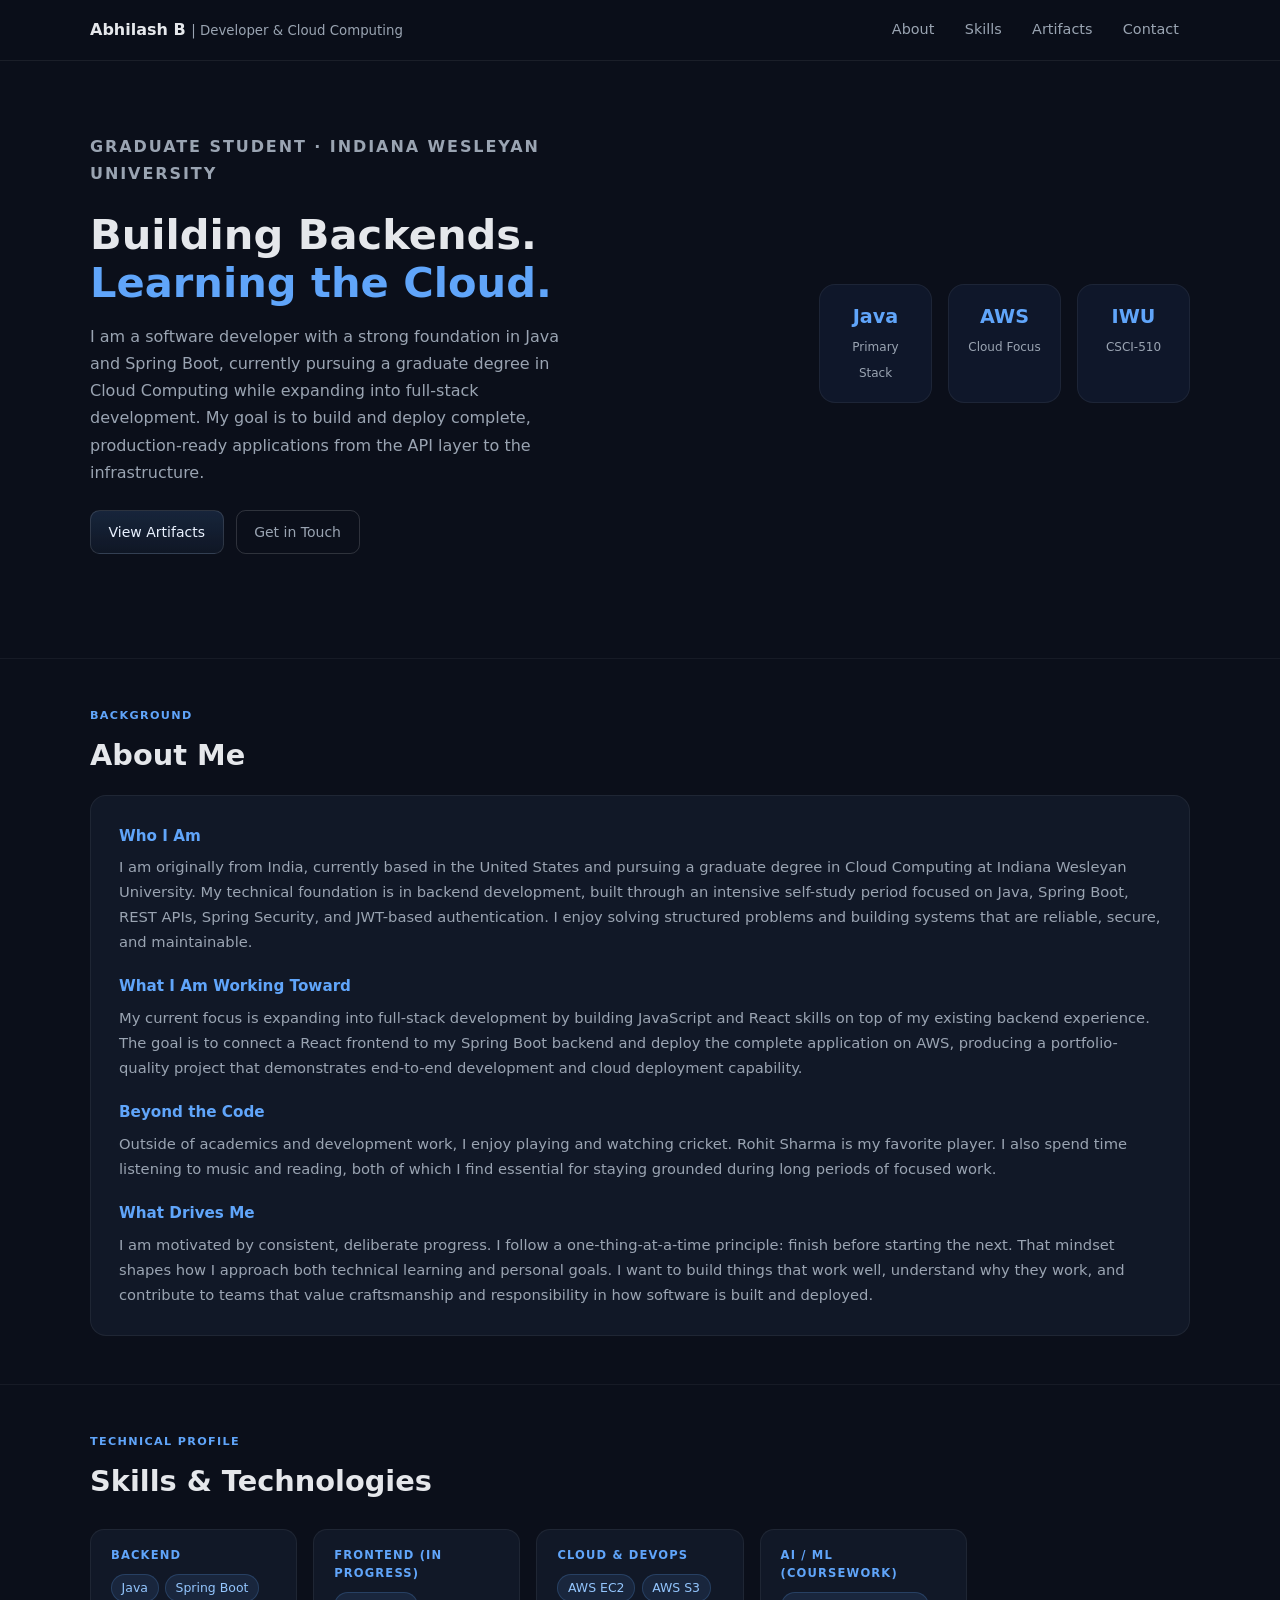
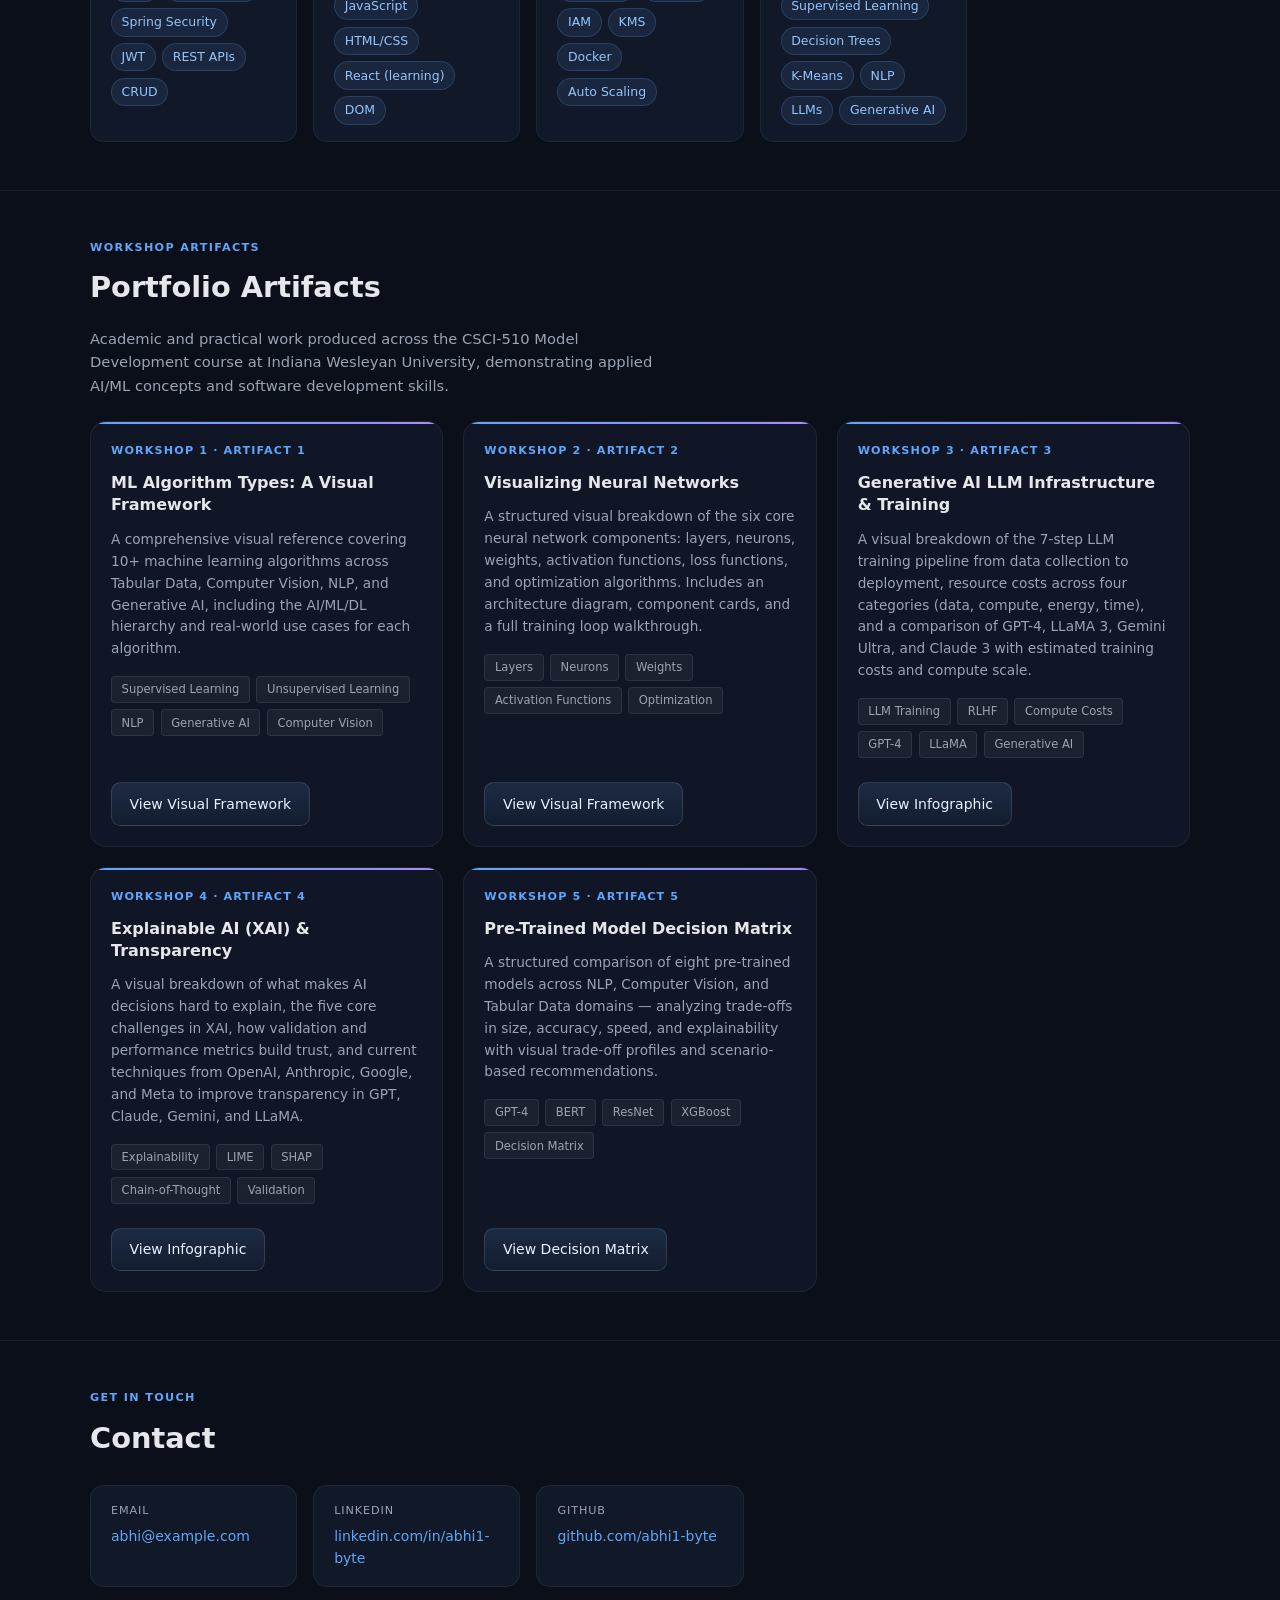
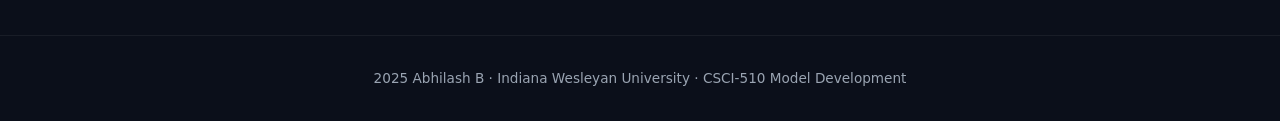
<file: index.html>
<!doctype html>
<html lang="en">
  <head>
    <meta charset="utf-8" />
    <meta name="viewport" content="width=device-width, initial-scale=1" />
    <title>Abhilash B | Software Developer & Cloud Computing</title>
    <meta
      name="description"
      content="Portfolio of Abhilash B, a software developer and graduate student specializing in Java, Spring Boot, and cloud computing."
    />
    <link rel="stylesheet" href="./css/index.css" />
  </head>
  <body>
    <header>
      <div class="container">
        <nav>
          <div class="brand">
            Abhilash B <small>| Developer & Cloud Computing</small>
          </div>
          <div class="nav-links">
            <a href="#about">About</a>
            <a href="#skills">Skills</a>
            <a href="#artifacts">Artifacts</a>
            <a href="#contact">Contact</a>
          </div>
        </nav>
      </div>
    </header>

    <main>
      <!-- HERO -->
      <section id="about" style="border-top: none; padding-top: 0">
        <div class="container hero">
          <div class="hero-text">
            <p class="section-label">
              Graduate Student · Indiana Wesleyan University
            </p>
            <h1>Building Backends.<br /><span>Learning the Cloud.</span></h1>
            <p>
              I am a software developer with a strong foundation in Java and
              Spring Boot, currently pursuing a graduate degree in Cloud
              Computing while expanding into full-stack development. My goal is
              to build and deploy complete, production-ready applications from
              the API layer to the infrastructure.
            </p>
            <div class="hero-btns">
              <a class="btn" href="#artifacts">View Artifacts</a>
              <a class="btn btn-outline" href="#contact">Get in Touch</a>
            </div>
          </div>
          <div class="kpis">
            <div class="kpi"><b>Java</b><span>Primary Stack</span></div>
            <div class="kpi"><b>AWS</b><span>Cloud Focus</span></div>
            <div class="kpi"><b>IWU</b><span>CSCI-510</span></div>
          </div>
        </div>
      </section>

      <!-- BIO -->
      <section id="bio">
        <div class="container">
          <p class="section-label">Background</p>
          <h2>About Me</h2>
          <div class="panel">
            <h3>Who I Am</h3>
            <p>
              I am originally from India, currently based in the United States
              and pursuing a graduate degree in Cloud Computing at Indiana
              Wesleyan University. My technical foundation is in backend
              development, built through an intensive self-study period focused
              on Java, Spring Boot, REST APIs, Spring Security, and JWT-based
              authentication. I enjoy solving structured problems and building
              systems that are reliable, secure, and maintainable.
            </p>
            <h3>What I Am Working Toward</h3>
            <p>
              My current focus is expanding into full-stack development by
              building JavaScript and React skills on top of my existing backend
              experience. The goal is to connect a React frontend to my Spring
              Boot backend and deploy the complete application on AWS, producing
              a portfolio-quality project that demonstrates end-to-end
              development and cloud deployment capability.
            </p>
            <h3>Beyond the Code</h3>
            <p>
              Outside of academics and development work, I enjoy playing and
              watching cricket. Rohit Sharma is my favorite player. I also spend
              time listening to music and reading, both of which I find
              essential for staying grounded during long periods of focused
              work.
            </p>
            <h3>What Drives Me</h3>
            <p>
              I am motivated by consistent, deliberate progress. I follow a
              one-thing-at-a-time principle: finish before starting the next.
              That mindset shapes how I approach both technical learning and
              personal goals. I want to build things that work well, understand
              why they work, and contribute to teams that value craftsmanship
              and responsibility in how software is built and deployed.
            </p>
          </div>
        </div>
      </section>

      <!-- SKILLS -->
      <section id="skills">
        <div class="container">
          <p class="section-label">Technical Profile</p>
          <h2>Skills & Technologies</h2>
          <div class="skills-grid">
            <div class="skill-group">
              <div class="skill-group-title">Backend</div>
              <div class="skill-tags">
                <span class="tag">Java</span>
                <span class="tag">Spring Boot</span>
                <span class="tag">Spring Security</span>
                <span class="tag">JWT</span>
                <span class="tag">REST APIs</span>
                <span class="tag">CRUD</span>
              </div>
            </div>
            <div class="skill-group">
              <div class="skill-group-title">Frontend (In Progress)</div>
              <div class="skill-tags">
                <span class="tag">JavaScript</span>
                <span class="tag">HTML/CSS</span>
                <span class="tag">React (learning)</span>
                <span class="tag">DOM</span>
              </div>
            </div>
            <div class="skill-group">
              <div class="skill-group-title">Cloud & DevOps</div>
              <div class="skill-tags">
                <span class="tag">AWS EC2</span>
                <span class="tag">AWS S3</span>
                <span class="tag">IAM</span>
                <span class="tag">KMS</span>
                <span class="tag">Docker</span>
                <span class="tag">Auto Scaling</span>
              </div>
            </div>
            <div class="skill-group">
              <div class="skill-group-title">AI / ML (Coursework)</div>
              <div class="skill-tags">
                <span class="tag">Supervised Learning</span>
                <span class="tag">Decision Trees</span>
                <span class="tag">K-Means</span>
                <span class="tag">NLP</span>
                <span class="tag">LLMs</span>
                <span class="tag">Generative AI</span>
              </div>
            </div>
          </div>
        </div>
      </section>

      <!-- ARTIFACTS -->
      <section id="artifacts">
        <div class="container">
          <p class="section-label">Workshop Artifacts</p>
          <h2>Portfolio Artifacts</h2>
          <p style="color: var(--muted); font-size: 0.92rem; max-width: 580px">
            Academic and practical work produced across the CSCI-510 Model
            Development course at Indiana Wesleyan University, demonstrating
            applied AI/ML concepts and software development skills.
          </p>
          <div class="artifacts-grid">
            <article class="artifact-card">
              <div class="artifact-number">Workshop 1 · Artifact 1</div>
              <h3>ML Algorithm Types: A Visual Framework</h3>
              <p>
                A comprehensive visual reference covering 10+ machine learning
                algorithms across Tabular Data, Computer Vision, NLP, and
                Generative AI, including the AI/ML/DL hierarchy and real-world
                use cases for each algorithm.
              </p>
              <div class="artifact-meta">
                <span class="meta-tag">Supervised Learning</span>
                <span class="meta-tag">Unsupervised Learning</span>
                <span class="meta-tag">NLP</span>
                <span class="meta-tag">Generative AI</span>
                <span class="meta-tag">Computer Vision</span>
              </div>
              <div class="artifact-footer">
                <a class="btn" href="ml-algorithm-types.html" target="_blank"
                  >View Visual Framework</a
                >
              </div>
            </article>

            <article class="artifact-card">
              <div class="artifact-number">Workshop 2 &middot; Artifact 2</div>
              <h3>Visualizing Neural Networks</h3>
              <p>
                A structured visual breakdown of the six core neural network
                components: layers, neurons, weights, activation functions, loss
                functions, and optimization algorithms. Includes an architecture
                diagram, component cards, and a full training loop walkthrough.
              </p>
              <div class="artifact-meta">
                <span class="meta-tag">Layers</span>
                <span class="meta-tag">Neurons</span>
                <span class="meta-tag">Weights</span>
                <span class="meta-tag">Activation Functions</span>
                <span class="meta-tag">Optimization</span>
              </div>
              <div class="artifact-footer">
                <a class="btn" href="neural-networks.html" target="_blank"
                  >View Visual Framework</a
                >
              </div>
            </article>

            <article class="artifact-card">
              <div class="artifact-number">Workshop 3 &middot; Artifact 3</div>
              <h3>Generative AI LLM Infrastructure &amp; Training</h3>
              <p>
                A visual breakdown of the 7-step LLM training pipeline from data
                collection to deployment, resource costs across four categories
                (data, compute, energy, time), and a comparison of GPT-4, LLaMA
                3, Gemini Ultra, and Claude 3 with estimated training costs and
                compute scale.
              </p>
              <div class="artifact-meta">
                <span class="meta-tag">LLM Training</span>
                <span class="meta-tag">RLHF</span>
                <span class="meta-tag">Compute Costs</span>
                <span class="meta-tag">GPT-4</span>
                <span class="meta-tag">LLaMA</span>
                <span class="meta-tag">Generative AI</span>
              </div>
              <div class="artifact-footer">
                <a
                  class="btn"
                  href="llm-training-infrastructure.html"
                  target="_blank"
                  >View Infographic</a
                >
              </div>
            </article>
            <article class="artifact-card">
              <div class="artifact-number">Workshop 4 &middot; Artifact 4</div>
              <h3>Explainable AI (XAI) &amp; Transparency</h3>
              <p>
                A visual breakdown of what makes AI decisions hard to explain,
                the five core challenges in XAI, how validation and performance
                metrics build trust, and current techniques from OpenAI,
                Anthropic, Google, and Meta to improve transparency in GPT,
                Claude, Gemini, and LLaMA.
              </p>
              <div class="artifact-meta">
                <span class="meta-tag">Explainability</span>
                <span class="meta-tag">LIME</span>
                <span class="meta-tag">SHAP</span>
                <span class="meta-tag">Chain-of-Thought</span>
                <span class="meta-tag">Validation</span>
              </div>
              <div class="artifact-footer">
                <a class="btn" href="xai-explainability.html" target="_blank"
                  >View Infographic</a
                >
              </div>
            </article>

            <article class="artifact-card">
              <div class="artifact-number">Workshop 5 &middot; Artifact 5</div>
              <h3>Pre-Trained Model Decision Matrix</h3>
              <p>
                A structured comparison of eight pre-trained models across NLP,
                Computer Vision, and Tabular Data domains — analyzing trade-offs
                in size, accuracy, speed, and explainability with visual
                trade-off profiles and scenario-based recommendations.
              </p>
              <div class="artifact-meta">
                <span class="meta-tag">GPT-4</span>
                <span class="meta-tag">BERT</span>
                <span class="meta-tag">ResNet</span>
                <span class="meta-tag">XGBoost</span>
                <span class="meta-tag">Decision Matrix</span>
              </div>
              <div class="artifact-footer">
                <a class="btn" href="pretrained-models.html" target="_blank"
                  >View Decision Matrix</a
                >
              </div>
            </article>
          </div>
        </div>
      </section>

      <!-- CONTACT -->
      <section id="contact">
        <div class="container">
          <p class="section-label">Get in Touch</p>
          <h2>Contact</h2>
          <div class="contact-grid">
            <div class="contact-item">
              <span>Email</span>
              <a href="mailto:abhi@example.com">abhi@example.com</a>
            </div>
            <div class="contact-item">
              <span>LinkedIn</span>
              <a href="https://linkedin.com/in/abhi1-byte" target="_blank"
                >linkedin.com/in/abhi1-byte</a
              >
            </div>
            <div class="contact-item">
              <span>GitHub</span>
              <a href="https://github.com/abhi1-byte" target="_blank"
                >github.com/abhi1-byte</a
              >
            </div>
          </div>
        </div>
      </section>
    </main>

    <footer>
      <div class="container">
        <p>
          2025 Abhilash B · Indiana Wesleyan University · CSCI-510 Model
          Development
        </p>
      </div>
    </footer>
  </body>
</html>
</file>
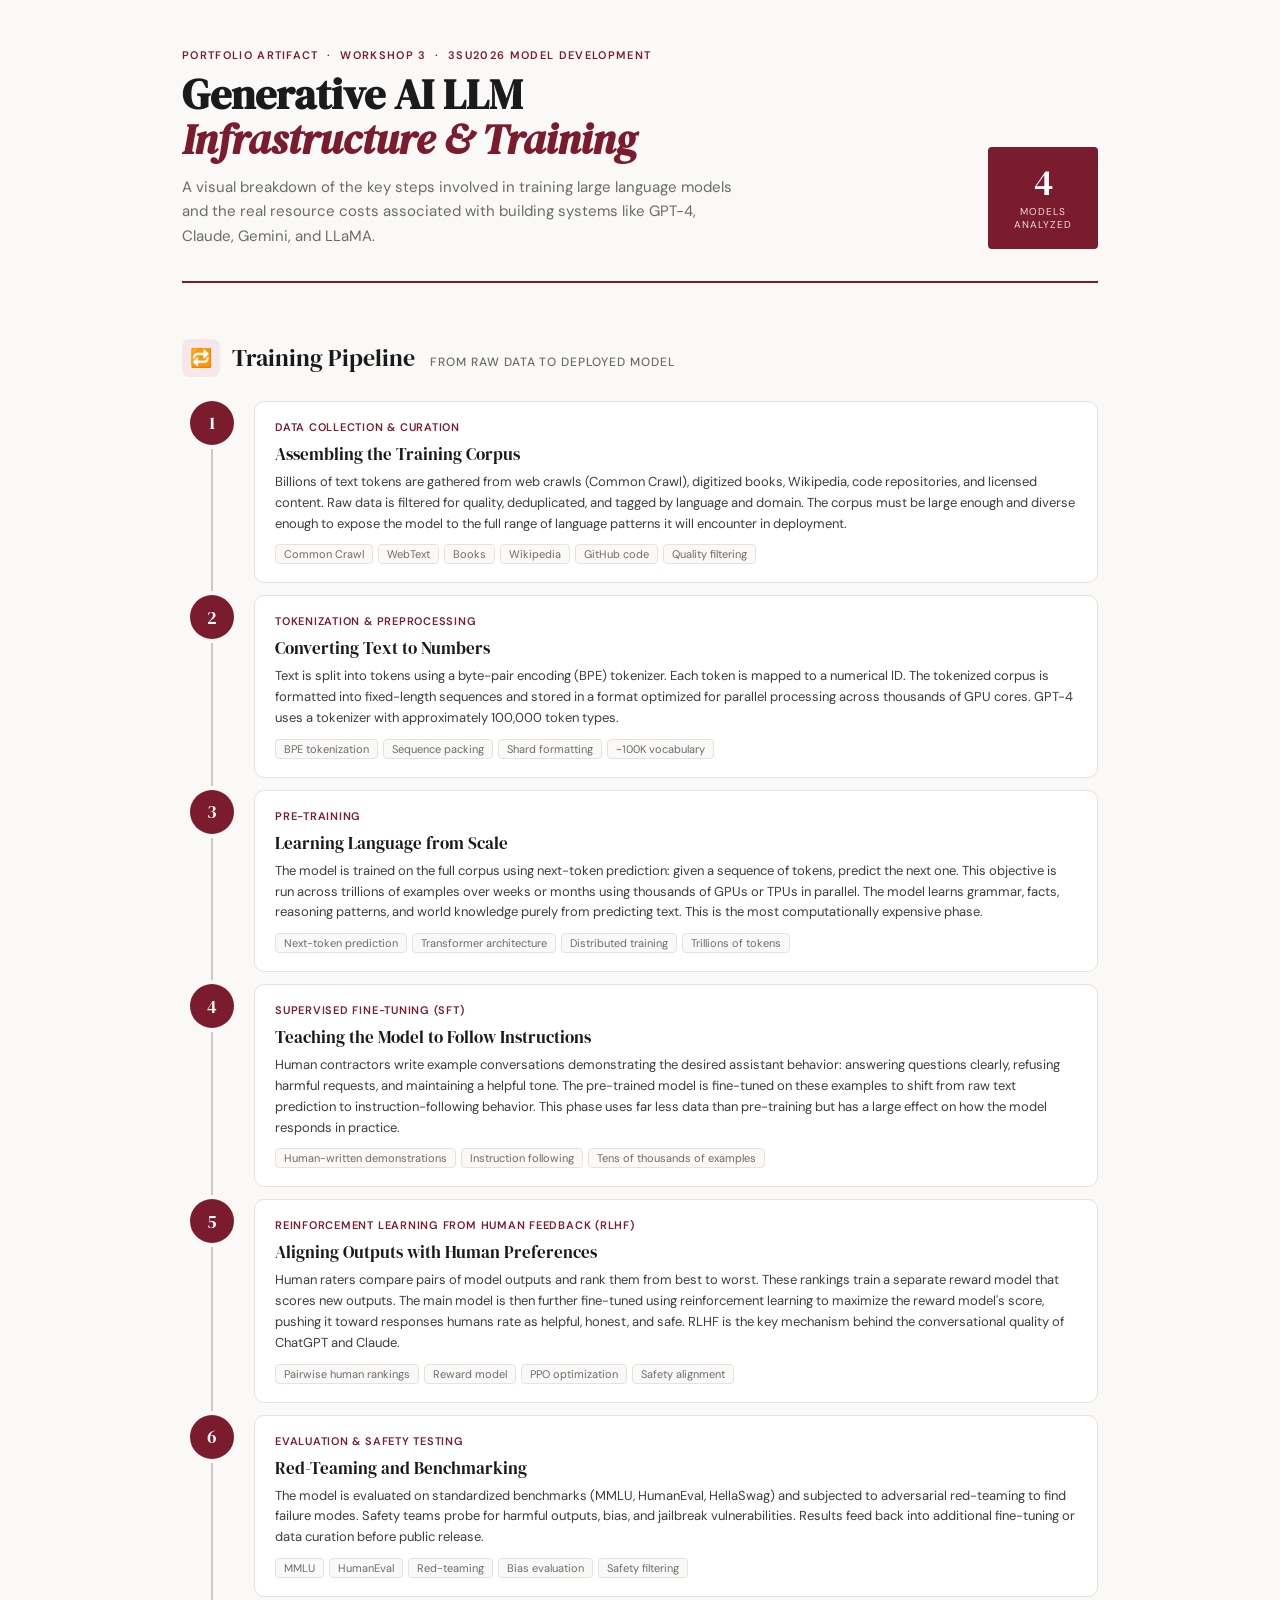
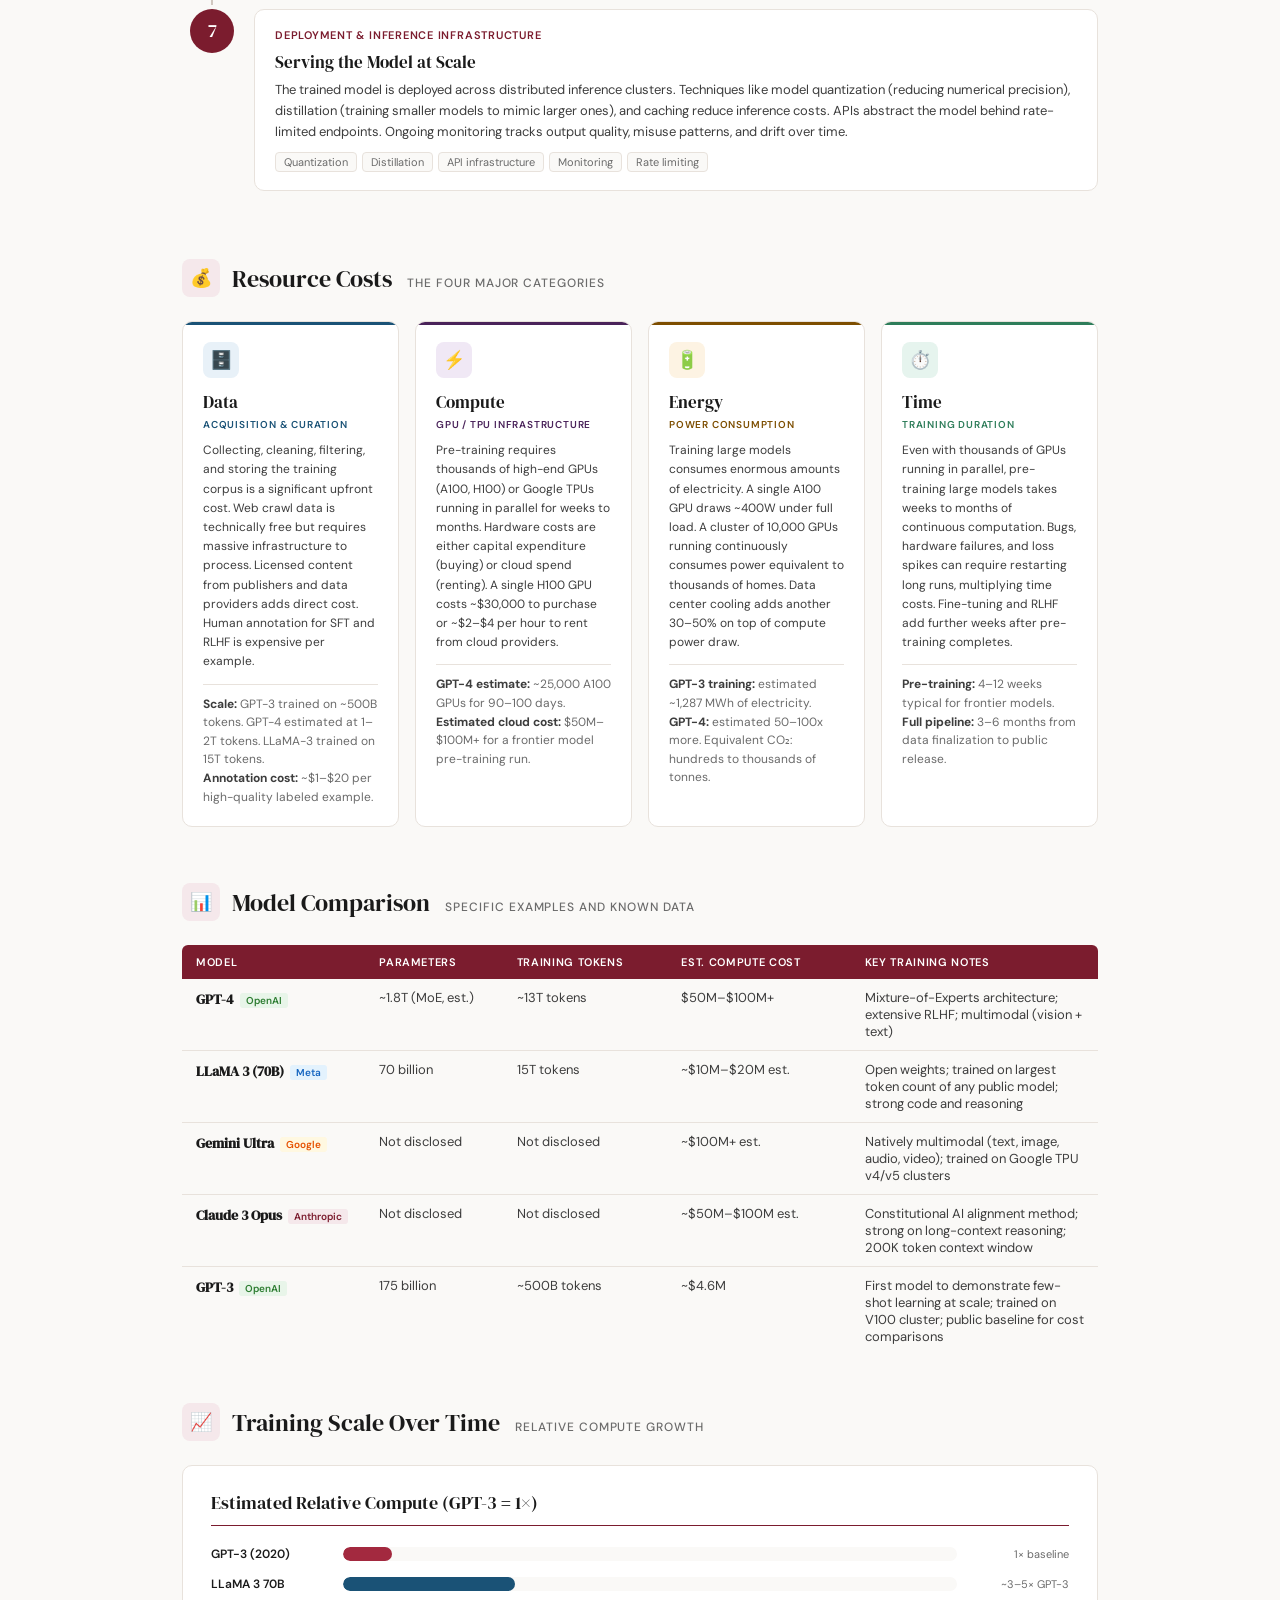
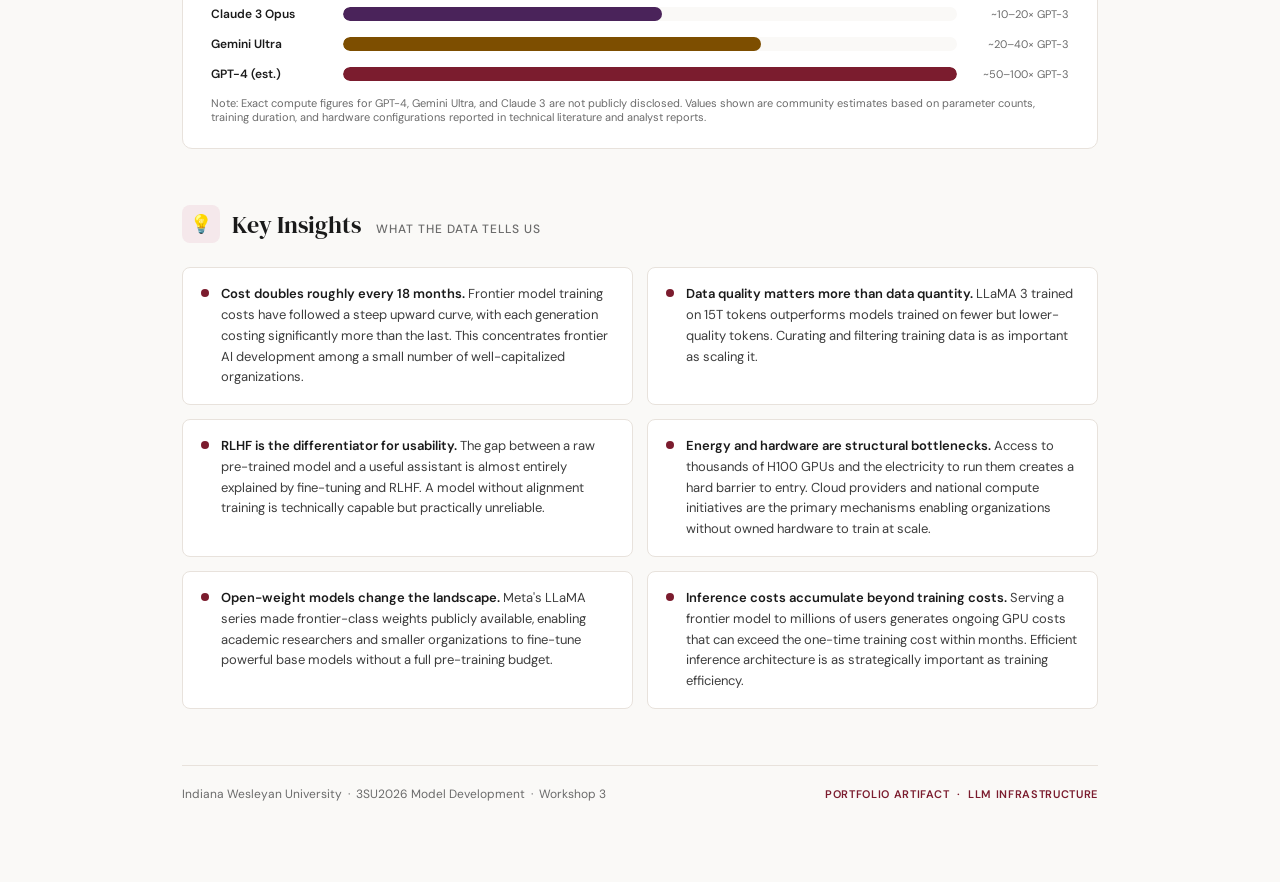
<file: llm-training-infrastructure.html>
<!DOCTYPE html>
<html lang="en">
<head>
<meta charset="UTF-8">
<meta name="viewport" content="width=device-width, initial-scale=1.0">
<title>Generative AI LLM Infrastructure — Portfolio Artifact</title>
<link href="https://fonts.googleapis.com/css2?family=DM+Serif+Display:ital@0;1&family=DM+Sans:wght@300;400;500;600&display=swap" rel="stylesheet">
<style>
  *, *::before, *::after { box-sizing: border-box; margin: 0; padding: 0; }
  :root {
    --burgundy: #7B1C2E;
    --burgundy-light: #A3293F;
    --burgundy-pale: #f5e8eb;
    --ink: #1a1a1a;
    --ink-mid: #3d3d3d;
    --ink-muted: #6b6b6b;
    --surface: #faf9f7;
    --card: #ffffff;
    --border: #e8e2dc;
    --border-strong: #d0c8c0;
    --data-c: #1a5276; --data-bg: #e8f1f8;
    --compute-c: #4a235a; --compute-bg: #f0e8f5;
    --energy-c: #7d4e00; --energy-bg: #fdf3e3;
    --time-c: #2E7D5A; --time-bg: #e6f4ee;
  }
  body { font-family: 'DM Sans', sans-serif; background: var(--surface); color: var(--ink); }
  .page { max-width: 980px; margin: 0 auto; padding: 48px 32px 80px; }

  /* HERO */
  .hero { display: grid; grid-template-columns: 1fr auto; align-items: end; gap: 24px; margin-bottom: 52px; padding-bottom: 32px; border-bottom: 2px solid var(--burgundy); }
  .hero-eyebrow { font-size: 11px; font-weight: 600; letter-spacing: 0.12em; text-transform: uppercase; color: var(--burgundy); margin-bottom: 10px; }
  .hero-title { font-family: 'DM Serif Display', serif; font-size: 42px; line-height: 1.08; color: var(--ink); margin-bottom: 12px; }
  .hero-title em { color: var(--burgundy); font-style: italic; }
  .hero-sub { font-size: 15px; color: var(--ink-muted); line-height: 1.65; max-width: 560px; }
  .hero-badge { background: var(--burgundy); color: white; padding: 18px 22px; border-radius: 4px; text-align: center; min-width: 110px; flex-shrink: 0; display: flex; flex-direction: column; align-items: center; gap: 4px; }
  .hero-badge-num { font-family: 'DM Serif Display', serif; font-size: 36px; line-height: 1; }
  .hero-badge-label { font-size: 10px; letter-spacing: 0.1em; text-transform: uppercase; opacity: 0.85; line-height: 1.3; }

  /* SECTION HEADERS */
  .sec-head { display: flex; align-items: center; gap: 12px; margin-top: 56px; margin-bottom: 24px; }
  .sec-icon { width: 38px; height: 38px; border-radius: 8px; display: flex; align-items: center; justify-content: center; font-size: 18px; flex-shrink: 0; background: var(--burgundy-pale); color: var(--burgundy); }
  .sec-title { font-family: 'DM Serif Display', serif; font-size: 24px; color: var(--ink); }
  .sec-title span { font-family: 'DM Sans', sans-serif; font-size: 12px; font-weight: 500; margin-left: 10px; color: var(--ink-muted); text-transform: uppercase; letter-spacing: 0.08em; }

  /* TRAINING PIPELINE */
  .pipeline { display: flex; flex-direction: column; gap: 0; }
  .pipe-step { display: grid; grid-template-columns: 60px 1fr; gap: 0; position: relative; }
  .pipe-left { display: flex; flex-direction: column; align-items: center; }
  .pipe-num { width: 44px; height: 44px; border-radius: 50%; background: var(--burgundy); color: white; display: flex; align-items: center; justify-content: center; font-family: 'DM Serif Display', serif; font-size: 18px; flex-shrink: 0; z-index: 2; }
  .pipe-line { width: 2px; background: var(--border-strong); flex: 1; margin: 4px 0; min-height: 20px; }
  .pipe-step:last-child .pipe-line { display: none; }
  .pipe-body { background: var(--card); border: 1px solid var(--border); border-radius: 10px; padding: 18px 20px; margin-bottom: 12px; margin-left: 12px; }
  .pipe-step-title { font-family: 'DM Serif Display', serif; font-size: 17px; color: var(--ink); margin-bottom: 6px; }
  .pipe-step-sub { font-size: 11px; font-weight: 600; letter-spacing: 0.07em; text-transform: uppercase; color: var(--burgundy); margin-bottom: 8px; }
  .pipe-step-desc { font-size: 13px; color: var(--ink-mid); line-height: 1.6; }
  .pipe-tags { display: flex; flex-wrap: wrap; gap: 5px; margin-top: 10px; }
  .pipe-tag { font-size: 11px; padding: 2px 8px; border-radius: 4px; background: var(--surface); border: 1px solid var(--border); color: var(--ink-muted); }

  /* COST CARDS */
  .cost-grid { display: grid; grid-template-columns: repeat(auto-fill, minmax(210px, 1fr)); gap: 16px; }
  .cost-card { background: var(--card); border: 1px solid var(--border); border-radius: 10px; padding: 20px; position: relative; overflow: hidden; }
  .cost-card::before { content: ''; position: absolute; top: 0; left: 0; right: 0; height: 3px; }
  .cost-card.data::before    { background: var(--data-c); }
  .cost-card.compute::before { background: var(--compute-c); }
  .cost-card.energy::before  { background: var(--energy-c); }
  .cost-card.time::before    { background: var(--time-c); }
  .cost-icon { width: 36px; height: 36px; border-radius: 8px; display: flex; align-items: center; justify-content: center; font-size: 18px; margin-bottom: 12px; }
  .cost-card.data    .cost-icon { background: var(--data-bg); }
  .cost-card.compute .cost-icon { background: var(--compute-bg); }
  .cost-card.energy  .cost-icon { background: var(--energy-bg); }
  .cost-card.time    .cost-icon { background: var(--time-bg); }
  .cost-name { font-family: 'DM Serif Display', serif; font-size: 17px; color: var(--ink); margin-bottom: 4px; }
  .cost-label { font-size: 10px; font-weight: 600; letter-spacing: 0.08em; text-transform: uppercase; margin-bottom: 10px; }
  .cost-card.data    .cost-label { color: var(--data-c); }
  .cost-card.compute .cost-label { color: var(--compute-c); }
  .cost-card.energy  .cost-label { color: var(--energy-c); }
  .cost-card.time    .cost-label { color: var(--time-c); }
  .cost-desc { font-size: 12px; color: var(--ink-mid); line-height: 1.6; margin-bottom: 12px; }
  .cost-stat { font-size: 12px; color: var(--ink-muted); line-height: 1.55; border-top: 1px solid var(--border); padding-top: 10px; }
  .cost-stat strong { color: var(--ink-mid); }

  /* MODEL COMPARISON TABLE */
  .model-table { width: 100%; border-collapse: collapse; font-size: 13px; margin-top: 8px; }
  .model-table th { background: var(--burgundy); color: white; font-size: 11px; font-weight: 600; letter-spacing: 0.06em; text-transform: uppercase; padding: 10px 14px; text-align: left; }
  .model-table th:first-child { border-radius: 6px 0 0 0; }
  .model-table th:last-child  { border-radius: 0 6px 0 0; }
  .model-table td { padding: 10px 14px; border-bottom: 1px solid var(--border); color: var(--ink-mid); vertical-align: top; }
  .model-table tr:last-child td { border-bottom: none; }
  .model-table tr:nth-child(even) td { background: var(--surface); }
  .model-name { font-weight: 600; color: var(--ink); font-family: 'DM Serif Display', serif; font-size: 14px; }
  .org-badge { display: inline-block; font-size: 10px; font-weight: 600; padding: 1px 6px; border-radius: 3px; margin-left: 6px; }
  .org-openai  { background: #e8f5e9; color: #2e7d32; }
  .org-meta    { background: #e3f2fd; color: #1565c0; }
  .org-google  { background: #fff8e1; color: #e65100; }
  .org-anthropic { background: var(--burgundy-pale); color: var(--burgundy); }

  /* SCALE BARS */
  .scale-section { background: var(--card); border: 1px solid var(--border); border-radius: 10px; padding: 24px 28px; margin-top: 8px; }
  .scale-title { font-family: 'DM Serif Display', serif; font-size: 18px; color: var(--ink); margin-bottom: 20px; padding-bottom: 10px; border-bottom: 1.5px solid var(--burgundy); }
  .scale-row { display: flex; align-items: center; gap: 12px; margin-bottom: 14px; }
  .scale-row:last-child { margin-bottom: 0; }
  .scale-model { font-size: 12px; font-weight: 600; color: var(--ink); width: 120px; flex-shrink: 0; }
  .scale-bar-wrap { flex: 1; background: var(--surface); border-radius: 100px; height: 14px; overflow: hidden; }
  .scale-bar { height: 100%; border-radius: 100px; }
  .scale-val { font-size: 11px; color: var(--ink-muted); width: 100px; flex-shrink: 0; text-align: right; }

  /* KEY INSIGHTS */
  .insights { display: grid; grid-template-columns: 1fr 1fr; gap: 14px; margin-top: 8px; }
  .insight-item { background: var(--card); border: 1px solid var(--border); border-radius: 8px; padding: 16px 18px; display: flex; gap: 12px; }
  .insight-dot { width: 8px; height: 8px; border-radius: 50%; background: var(--burgundy); flex-shrink: 0; margin-top: 5px; }
  .insight-text { font-size: 13px; color: var(--ink-mid); line-height: 1.6; }
  .insight-text strong { color: var(--ink); font-weight: 600; }

  /* FOOTER */
  .footer { margin-top: 56px; padding-top: 20px; border-top: 1px solid var(--border); display: flex; justify-content: space-between; align-items: center; flex-wrap: wrap; gap: 8px; }
  .footer-left { font-size: 12px; color: var(--ink-muted); }
  .footer-right { font-size: 11px; color: var(--burgundy); font-weight: 600; letter-spacing: 0.06em; text-transform: uppercase; }

  @media (max-width: 600px) {
    .page { padding: 28px 16px 56px; }
    .hero { grid-template-columns: 1fr; }
    .insights { grid-template-columns: 1fr; }
    .cost-grid { grid-template-columns: 1fr 1fr; }
  }
</style>
</head>
<body>
<div class="page">

  <!-- HERO -->
  <div class="hero">
    <div>
      <div class="hero-eyebrow">Portfolio Artifact &nbsp;·&nbsp; Workshop 3 &nbsp;·&nbsp; 3SU2026 Model Development</div>
      <h1 class="hero-title">Generative AI LLM<br><em>Infrastructure & Training</em></h1>
      <p class="hero-sub">A visual breakdown of the key steps involved in training large language models and the real resource costs associated with building systems like GPT-4, Claude, Gemini, and LLaMA.</p>
    </div>
    <div class="hero-badge">
      <span class="hero-badge-num">4</span>
      <span class="hero-badge-label">Models<br>Analyzed</span>
    </div>
  </div>

  <!-- TRAINING PIPELINE -->
  <div class="sec-head">
    <div class="sec-icon">🔁</div>
    <div class="sec-title">Training Pipeline <span>From raw data to deployed model</span></div>
  </div>

  <div class="pipeline">

    <div class="pipe-step">
      <div class="pipe-left"><div class="pipe-num">1</div><div class="pipe-line"></div></div>
      <div class="pipe-body">
        <div class="pipe-step-sub">Data Collection & Curation</div>
        <div class="pipe-step-title">Assembling the Training Corpus</div>
        <div class="pipe-step-desc">Billions of text tokens are gathered from web crawls (Common Crawl), digitized books, Wikipedia, code repositories, and licensed content. Raw data is filtered for quality, deduplicated, and tagged by language and domain. The corpus must be large enough and diverse enough to expose the model to the full range of language patterns it will encounter in deployment.</div>
        <div class="pipe-tags"><span class="pipe-tag">Common Crawl</span><span class="pipe-tag">WebText</span><span class="pipe-tag">Books</span><span class="pipe-tag">Wikipedia</span><span class="pipe-tag">GitHub code</span><span class="pipe-tag">Quality filtering</span></div>
      </div>
    </div>

    <div class="pipe-step">
      <div class="pipe-left"><div class="pipe-num">2</div><div class="pipe-line"></div></div>
      <div class="pipe-body">
        <div class="pipe-step-sub">Tokenization & Preprocessing</div>
        <div class="pipe-step-title">Converting Text to Numbers</div>
        <div class="pipe-step-desc">Text is split into tokens using a byte-pair encoding (BPE) tokenizer. Each token is mapped to a numerical ID. The tokenized corpus is formatted into fixed-length sequences and stored in a format optimized for parallel processing across thousands of GPU cores. GPT-4 uses a tokenizer with approximately 100,000 token types.</div>
        <div class="pipe-tags"><span class="pipe-tag">BPE tokenization</span><span class="pipe-tag">Sequence packing</span><span class="pipe-tag">Shard formatting</span><span class="pipe-tag">~100K vocabulary</span></div>
      </div>
    </div>

    <div class="pipe-step">
      <div class="pipe-left"><div class="pipe-num">3</div><div class="pipe-line"></div></div>
      <div class="pipe-body">
        <div class="pipe-step-sub">Pre-Training</div>
        <div class="pipe-step-title">Learning Language from Scale</div>
        <div class="pipe-step-desc">The model is trained on the full corpus using next-token prediction: given a sequence of tokens, predict the next one. This objective is run across trillions of examples over weeks or months using thousands of GPUs or TPUs in parallel. The model learns grammar, facts, reasoning patterns, and world knowledge purely from predicting text. This is the most computationally expensive phase.</div>
        <div class="pipe-tags"><span class="pipe-tag">Next-token prediction</span><span class="pipe-tag">Transformer architecture</span><span class="pipe-tag">Distributed training</span><span class="pipe-tag">Trillions of tokens</span></div>
      </div>
    </div>

    <div class="pipe-step">
      <div class="pipe-left"><div class="pipe-num">4</div><div class="pipe-line"></div></div>
      <div class="pipe-body">
        <div class="pipe-step-sub">Supervised Fine-Tuning (SFT)</div>
        <div class="pipe-step-title">Teaching the Model to Follow Instructions</div>
        <div class="pipe-step-desc">Human contractors write example conversations demonstrating the desired assistant behavior: answering questions clearly, refusing harmful requests, and maintaining a helpful tone. The pre-trained model is fine-tuned on these examples to shift from raw text prediction to instruction-following behavior. This phase uses far less data than pre-training but has a large effect on how the model responds in practice.</div>
        <div class="pipe-tags"><span class="pipe-tag">Human-written demonstrations</span><span class="pipe-tag">Instruction following</span><span class="pipe-tag">Tens of thousands of examples</span></div>
      </div>
    </div>

    <div class="pipe-step">
      <div class="pipe-left"><div class="pipe-num">5</div><div class="pipe-line"></div></div>
      <div class="pipe-body">
        <div class="pipe-step-sub">Reinforcement Learning from Human Feedback (RLHF)</div>
        <div class="pipe-step-title">Aligning Outputs with Human Preferences</div>
        <div class="pipe-step-desc">Human raters compare pairs of model outputs and rank them from best to worst. These rankings train a separate reward model that scores new outputs. The main model is then further fine-tuned using reinforcement learning to maximize the reward model's score, pushing it toward responses humans rate as helpful, honest, and safe. RLHF is the key mechanism behind the conversational quality of ChatGPT and Claude.</div>
        <div class="pipe-tags"><span class="pipe-tag">Pairwise human rankings</span><span class="pipe-tag">Reward model</span><span class="pipe-tag">PPO optimization</span><span class="pipe-tag">Safety alignment</span></div>
      </div>
    </div>

    <div class="pipe-step">
      <div class="pipe-left"><div class="pipe-num">6</div><div class="pipe-line"></div></div>
      <div class="pipe-body">
        <div class="pipe-step-sub">Evaluation & Safety Testing</div>
        <div class="pipe-step-title">Red-Teaming and Benchmarking</div>
        <div class="pipe-step-desc">The model is evaluated on standardized benchmarks (MMLU, HumanEval, HellaSwag) and subjected to adversarial red-teaming to find failure modes. Safety teams probe for harmful outputs, bias, and jailbreak vulnerabilities. Results feed back into additional fine-tuning or data curation before public release.</div>
        <div class="pipe-tags"><span class="pipe-tag">MMLU</span><span class="pipe-tag">HumanEval</span><span class="pipe-tag">Red-teaming</span><span class="pipe-tag">Bias evaluation</span><span class="pipe-tag">Safety filtering</span></div>
      </div>
    </div>

    <div class="pipe-step">
      <div class="pipe-left"><div class="pipe-num">7</div></div>
      <div class="pipe-body">
        <div class="pipe-step-sub">Deployment & Inference Infrastructure</div>
        <div class="pipe-step-title">Serving the Model at Scale</div>
        <div class="pipe-step-desc">The trained model is deployed across distributed inference clusters. Techniques like model quantization (reducing numerical precision), distillation (training smaller models to mimic larger ones), and caching reduce inference costs. APIs abstract the model behind rate-limited endpoints. Ongoing monitoring tracks output quality, misuse patterns, and drift over time.</div>
        <div class="pipe-tags"><span class="pipe-tag">Quantization</span><span class="pipe-tag">Distillation</span><span class="pipe-tag">API infrastructure</span><span class="pipe-tag">Monitoring</span><span class="pipe-tag">Rate limiting</span></div>
      </div>
    </div>

  </div>

  <!-- RESOURCE COSTS -->
  <div class="sec-head">
    <div class="sec-icon">💰</div>
    <div class="sec-title">Resource Costs <span>The four major categories</span></div>
  </div>

  <div class="cost-grid">

    <div class="cost-card data">
      <div class="cost-icon">🗄️</div>
      <div class="cost-name">Data</div>
      <div class="cost-label">Acquisition & Curation</div>
      <div class="cost-desc">Collecting, cleaning, filtering, and storing the training corpus is a significant upfront cost. Web crawl data is technically free but requires massive infrastructure to process. Licensed content from publishers and data providers adds direct cost. Human annotation for SFT and RLHF is expensive per example.</div>
      <div class="cost-stat"><strong>Scale:</strong> GPT-3 trained on ~500B tokens. GPT-4 estimated at 1–2T tokens. LLaMA-3 trained on 15T tokens.<br><strong>Annotation cost:</strong> ~$1–$20 per high-quality labeled example.</div>
    </div>

    <div class="cost-card compute">
      <div class="cost-icon">⚡</div>
      <div class="cost-name">Compute</div>
      <div class="cost-label">GPU / TPU Infrastructure</div>
      <div class="cost-desc">Pre-training requires thousands of high-end GPUs (A100, H100) or Google TPUs running in parallel for weeks to months. Hardware costs are either capital expenditure (buying) or cloud spend (renting). A single H100 GPU costs ~$30,000 to purchase or ~$2–$4 per hour to rent from cloud providers.</div>
      <div class="cost-stat"><strong>GPT-4 estimate:</strong> ~25,000 A100 GPUs for 90–100 days.<br><strong>Estimated cloud cost:</strong> $50M–$100M+ for a frontier model pre-training run.</div>
    </div>

    <div class="cost-card energy">
      <div class="cost-icon">🔋</div>
      <div class="cost-name">Energy</div>
      <div class="cost-label">Power Consumption</div>
      <div class="cost-desc">Training large models consumes enormous amounts of electricity. A single A100 GPU draws ~400W under full load. A cluster of 10,000 GPUs running continuously consumes power equivalent to thousands of homes. Data center cooling adds another 30–50% on top of compute power draw.</div>
      <div class="cost-stat"><strong>GPT-3 training:</strong> estimated ~1,287 MWh of electricity.<br><strong>GPT-4:</strong> estimated 50–100x more. Equivalent CO₂: hundreds to thousands of tonnes.</div>
    </div>

    <div class="cost-card time">
      <div class="cost-icon">⏱️</div>
      <div class="cost-name">Time</div>
      <div class="cost-label">Training Duration</div>
      <div class="cost-desc">Even with thousands of GPUs running in parallel, pre-training large models takes weeks to months of continuous computation. Bugs, hardware failures, and loss spikes can require restarting long runs, multiplying time costs. Fine-tuning and RLHF add further weeks after pre-training completes.</div>
      <div class="cost-stat"><strong>Pre-training:</strong> 4–12 weeks typical for frontier models.<br><strong>Full pipeline:</strong> 3–6 months from data finalization to public release.</div>
    </div>

  </div>

  <!-- MODEL COMPARISON -->
  <div class="sec-head">
    <div class="sec-icon">📊</div>
    <div class="sec-title">Model Comparison <span>Specific examples and known data</span></div>
  </div>

  <table class="model-table">
    <thead>
      <tr>
        <th style="width:20%">Model</th>
        <th style="width:15%">Parameters</th>
        <th style="width:18%">Training Tokens</th>
        <th style="width:20%">Est. Compute Cost</th>
        <th style="width:27%">Key Training Notes</th>
      </tr>
    </thead>
    <tbody>
      <tr>
        <td><span class="model-name">GPT-4</span><span class="org-badge org-openai">OpenAI</span></td>
        <td>~1.8T (MoE, est.)</td>
        <td>~13T tokens</td>
        <td>$50M–$100M+</td>
        <td>Mixture-of-Experts architecture; extensive RLHF; multimodal (vision + text)</td>
      </tr>
      <tr>
        <td><span class="model-name">LLaMA 3 (70B)</span><span class="org-badge org-meta">Meta</span></td>
        <td>70 billion</td>
        <td>15T tokens</td>
        <td>~$10M–$20M est.</td>
        <td>Open weights; trained on largest token count of any public model; strong code and reasoning</td>
      </tr>
      <tr>
        <td><span class="model-name">Gemini Ultra</span><span class="org-badge org-google">Google</span></td>
        <td>Not disclosed</td>
        <td>Not disclosed</td>
        <td>~$100M+ est.</td>
        <td>Natively multimodal (text, image, audio, video); trained on Google TPU v4/v5 clusters</td>
      </tr>
      <tr>
        <td><span class="model-name">Claude 3 Opus</span><span class="org-badge org-anthropic">Anthropic</span></td>
        <td>Not disclosed</td>
        <td>Not disclosed</td>
        <td>~$50M–$100M est.</td>
        <td>Constitutional AI alignment method; strong on long-context reasoning; 200K token context window</td>
      </tr>
      <tr>
        <td><span class="model-name">GPT-3</span><span class="org-badge org-openai">OpenAI</span></td>
        <td>175 billion</td>
        <td>~500B tokens</td>
        <td>~$4.6M</td>
        <td>First model to demonstrate few-shot learning at scale; trained on V100 cluster; public baseline for cost comparisons</td>
      </tr>
    </tbody>
  </table>

  <!-- COMPUTE SCALE BARS -->
  <div class="sec-head" style="margin-top:48px;">
    <div class="sec-icon">📈</div>
    <div class="sec-title">Training Scale Over Time <span>Relative compute growth</span></div>
  </div>

  <div class="scale-section">
    <div class="scale-title">Estimated Relative Compute (GPT-3 = 1×)</div>
    <div class="scale-row">
      <div class="scale-model">GPT-3 (2020)</div>
      <div class="scale-bar-wrap"><div class="scale-bar" style="width:8%;background:#A3293F;"></div></div>
      <div class="scale-val">1× baseline</div>
    </div>
    <div class="scale-row">
      <div class="scale-model">LLaMA 3 70B</div>
      <div class="scale-bar-wrap"><div class="scale-bar" style="width:28%;background:#1a5276;"></div></div>
      <div class="scale-val">~3–5× GPT-3</div>
    </div>
    <div class="scale-row">
      <div class="scale-model">Claude 3 Opus</div>
      <div class="scale-bar-wrap"><div class="scale-bar" style="width:52%;background:#4a235a;"></div></div>
      <div class="scale-val">~10–20× GPT-3</div>
    </div>
    <div class="scale-row">
      <div class="scale-model">Gemini Ultra</div>
      <div class="scale-bar-wrap"><div class="scale-bar" style="width:68%;background:#7d4e00;"></div></div>
      <div class="scale-val">~20–40× GPT-3</div>
    </div>
    <div class="scale-row">
      <div class="scale-model">GPT-4 (est.)</div>
      <div class="scale-bar-wrap"><div class="scale-bar" style="width:100%;background:#7B1C2E;"></div></div>
      <div class="scale-val">~50–100× GPT-3</div>
    </div>
    <p style="font-size:11px;color:var(--ink-muted);margin-top:14px;">Note: Exact compute figures for GPT-4, Gemini Ultra, and Claude 3 are not publicly disclosed. Values shown are community estimates based on parameter counts, training duration, and hardware configurations reported in technical literature and analyst reports.</p>
  </div>

  <!-- KEY INSIGHTS -->
  <div class="sec-head">
    <div class="sec-icon">💡</div>
    <div class="sec-title">Key Insights <span>What the data tells us</span></div>
  </div>

  <div class="insights">
    <div class="insight-item"><div class="insight-dot"></div><div class="insight-text"><strong>Cost doubles roughly every 18 months.</strong> Frontier model training costs have followed a steep upward curve, with each generation costing significantly more than the last. This concentrates frontier AI development among a small number of well-capitalized organizations.</div></div>
    <div class="insight-item"><div class="insight-dot"></div><div class="insight-text"><strong>Data quality matters more than data quantity.</strong> LLaMA 3 trained on 15T tokens outperforms models trained on fewer but lower-quality tokens. Curating and filtering training data is as important as scaling it.</div></div>
    <div class="insight-item"><div class="insight-dot"></div><div class="insight-text"><strong>RLHF is the differentiator for usability.</strong> The gap between a raw pre-trained model and a useful assistant is almost entirely explained by fine-tuning and RLHF. A model without alignment training is technically capable but practically unreliable.</div></div>
    <div class="insight-item"><div class="insight-dot"></div><div class="insight-text"><strong>Energy and hardware are structural bottlenecks.</strong> Access to thousands of H100 GPUs and the electricity to run them creates a hard barrier to entry. Cloud providers and national compute initiatives are the primary mechanisms enabling organizations without owned hardware to train at scale.</div></div>
    <div class="insight-item"><div class="insight-dot"></div><div class="insight-text"><strong>Open-weight models change the landscape.</strong> Meta's LLaMA series made frontier-class weights publicly available, enabling academic researchers and smaller organizations to fine-tune powerful base models without a full pre-training budget.</div></div>
    <div class="insight-item"><div class="insight-dot"></div><div class="insight-text"><strong>Inference costs accumulate beyond training costs.</strong> Serving a frontier model to millions of users generates ongoing GPU costs that can exceed the one-time training cost within months. Efficient inference architecture is as strategically important as training efficiency.</div></div>
  </div>

  <!-- FOOTER -->
  <div class="footer">
    <div class="footer-left">Indiana Wesleyan University &nbsp;·&nbsp; 3SU2026 Model Development &nbsp;·&nbsp; Workshop 3</div>
    <div class="footer-right">Portfolio Artifact &nbsp;·&nbsp; LLM Infrastructure</div>
  </div>

</div>
</body>
</html>
</file>
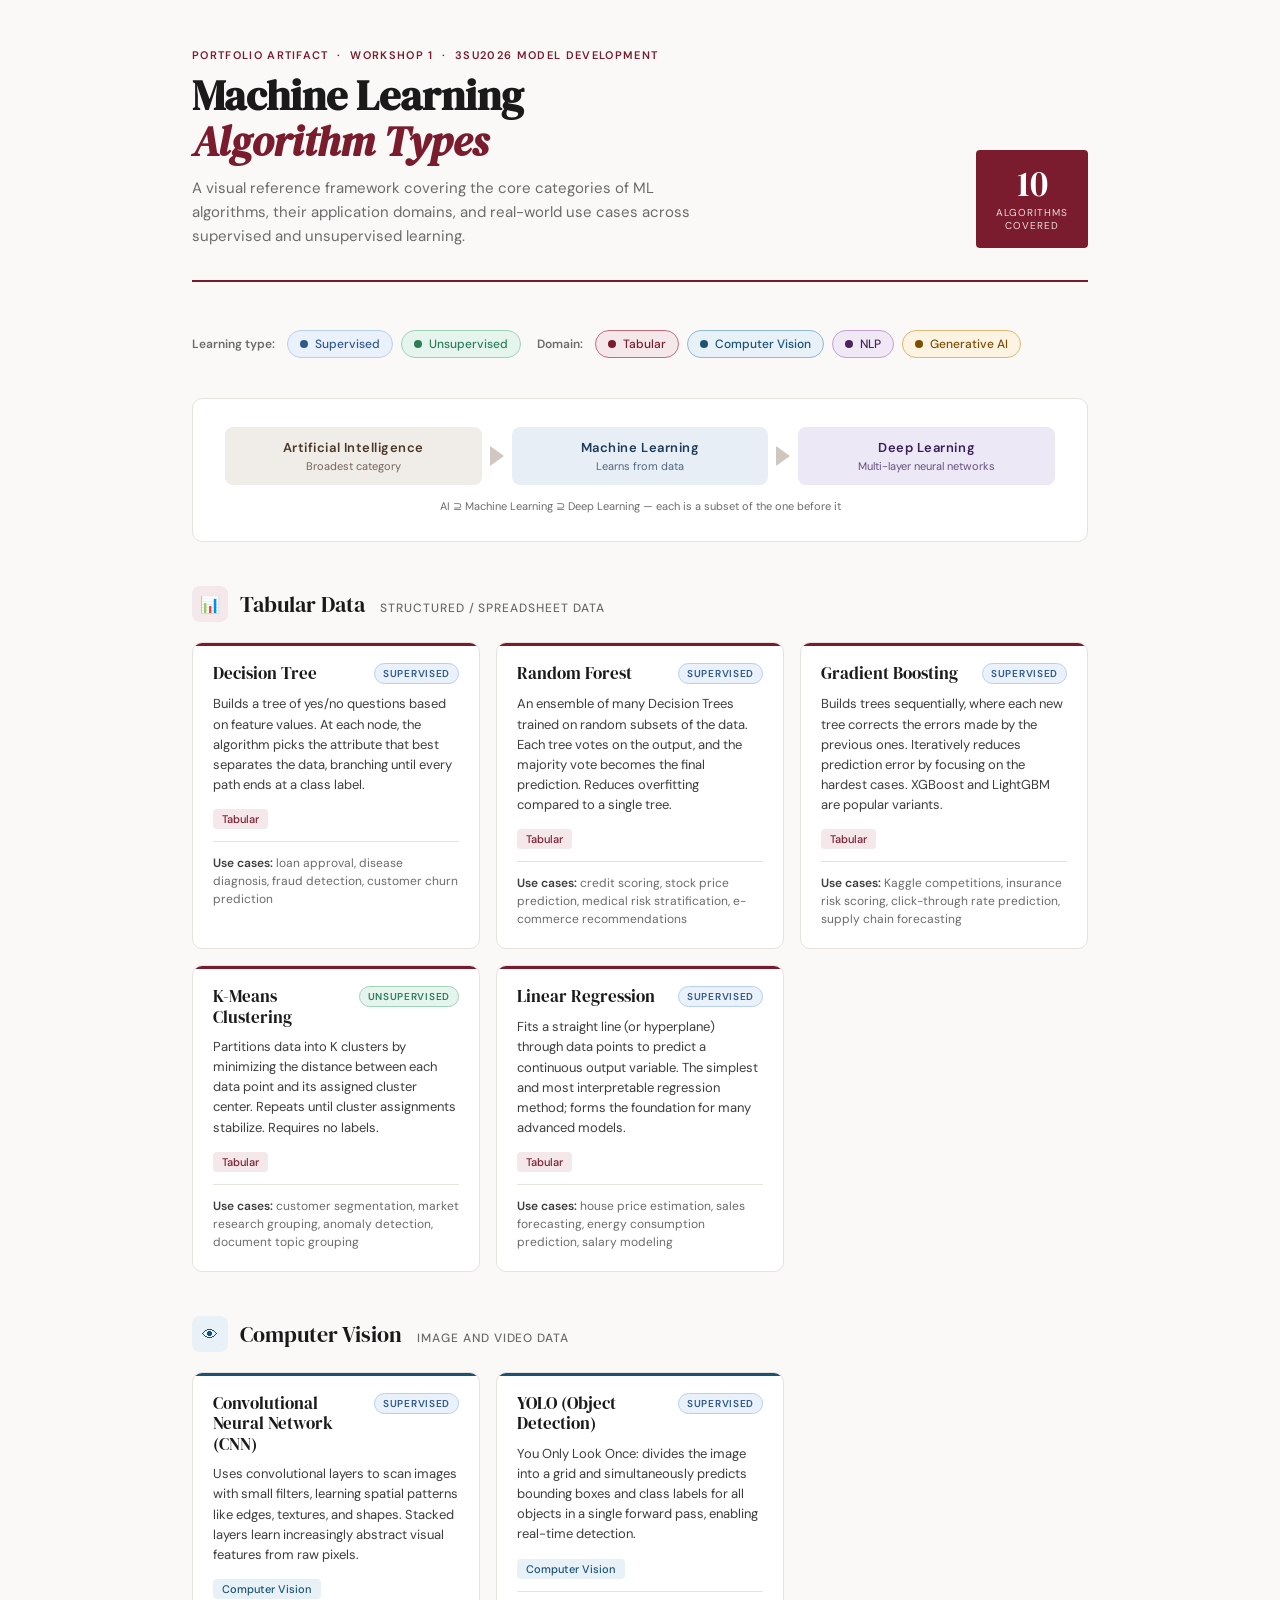
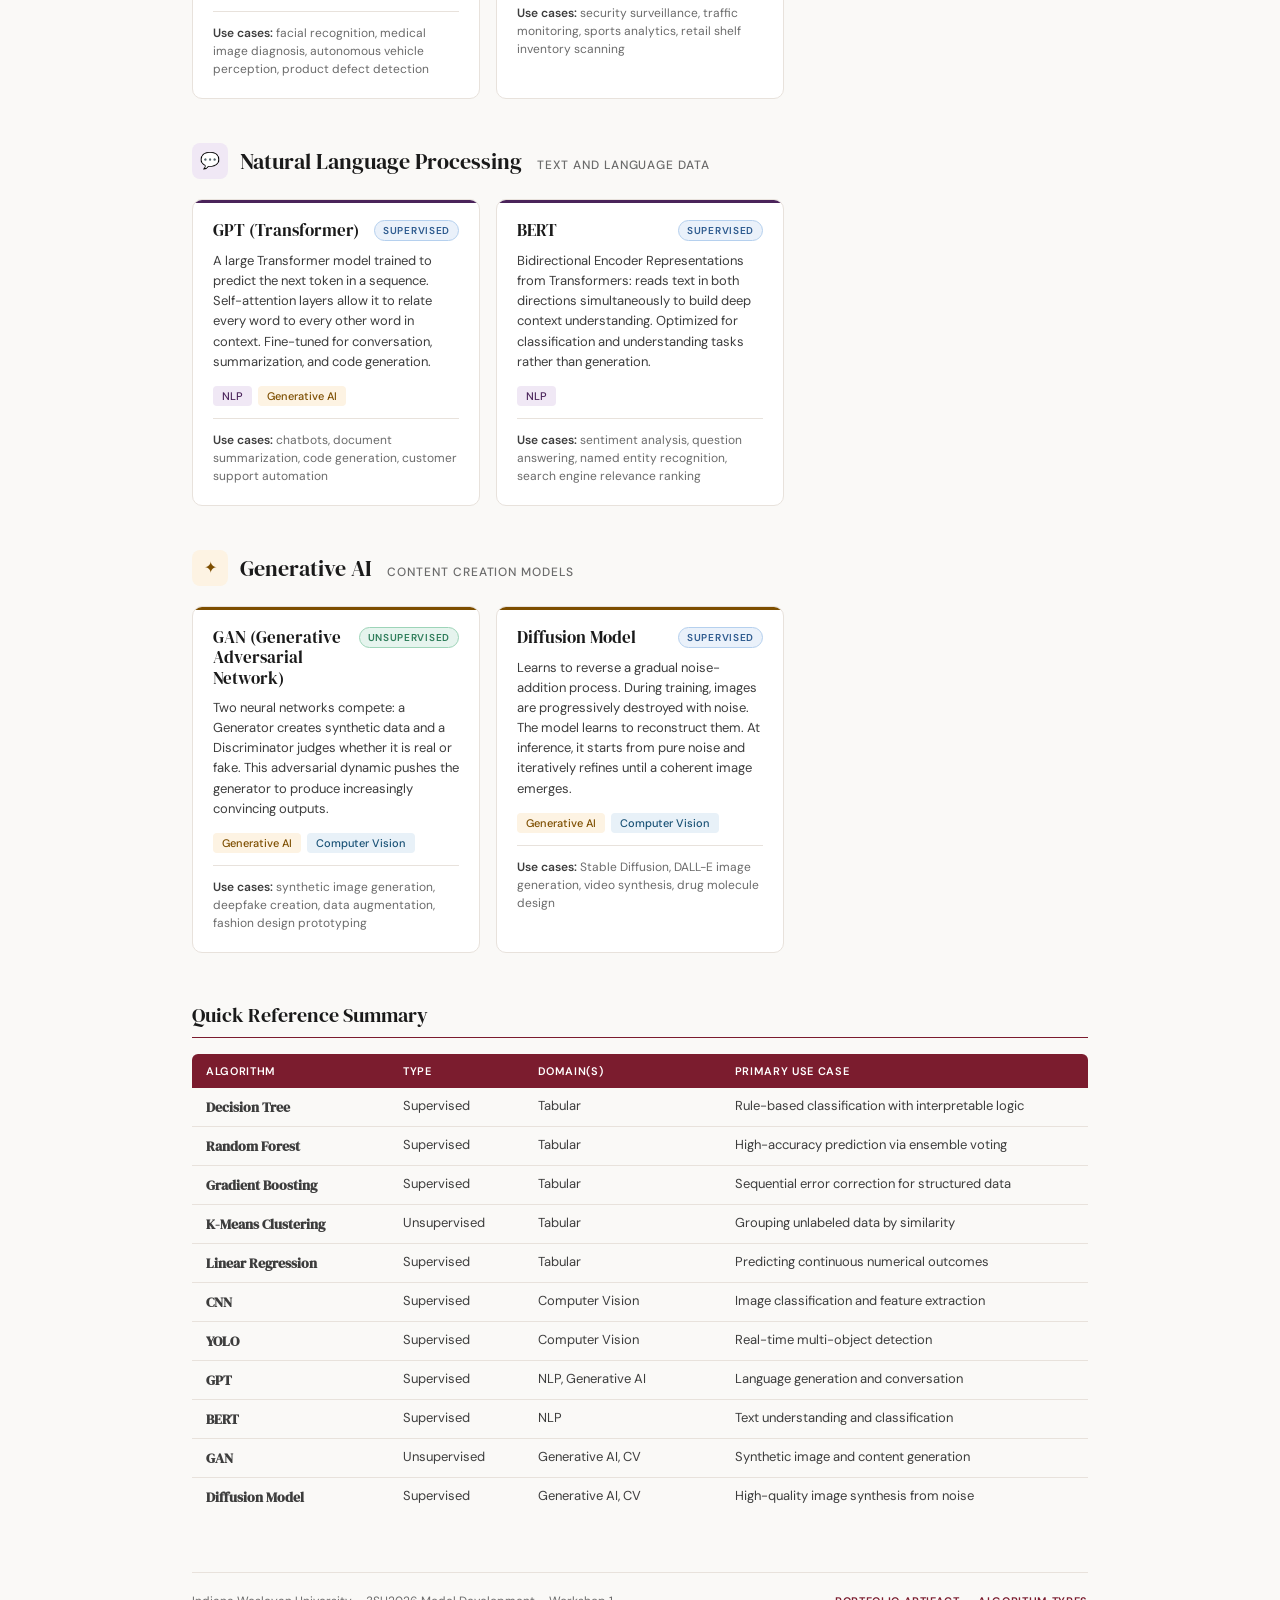
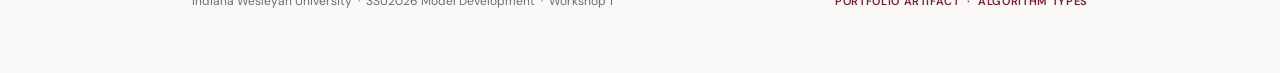
<file: ml-algorithm-types.html>
<!DOCTYPE html>
<html lang="en">
<head>
<meta charset="UTF-8">
<meta name="viewport" content="width=device-width, initial-scale=1.0">
<title>ML Algorithm Types — Portfolio Artifact</title>
<link href="https://fonts.googleapis.com/css2?family=DM+Serif+Display:ital@0;1&family=DM+Sans:wght@300;400;500;600&display=swap" rel="stylesheet">
<style>
  *, *::before, *::after { box-sizing: border-box; margin: 0; padding: 0; }

  :root {
    --burgundy: #7B1C2E;
    --burgundy-light: #A3293F;
    --burgundy-pale: #f5e8eb;
    --burgundy-mid: #c9697a;
    --ink: #1a1a1a;
    --ink-mid: #3d3d3d;
    --ink-muted: #6b6b6b;
    --surface: #faf9f7;
    --surface-card: #ffffff;
    --border: #e8e2dc;
    --border-strong: #d0c8c0;

    --supervised: #2D5A8E;
    --supervised-bg: #EAF1FA;
    --supervised-border: #B5D0EE;
    --unsupervised: #2E7D5A;
    --unsupervised-bg: #E6F4EE;
    --unsupervised-border: #9DD4B8;

    --tab: #7B1C2E;
    --tab-bg: #f5e8eb;
    --cv: #1a5276;
    --cv-bg: #e8f1f8;
    --nlp: #4a235a;
    --nlp-bg: #f0e8f5;
    --gen: #7d4e00;
    --gen-bg: #fdf3e3;
  }

  body {
    font-family: 'DM Sans', sans-serif;
    background: var(--surface);
    color: var(--ink);
    min-height: 100vh;
    padding: 0;
  }

  .page {
    max-width: 960px;
    margin: 0 auto;
    padding: 48px 32px 64px;
  }

  /* HERO */
  .hero {
    display: grid;
    grid-template-columns: 1fr auto;
    align-items: end;
    gap: 24px;
    margin-bottom: 48px;
    padding-bottom: 32px;
    border-bottom: 2px solid var(--burgundy);
  }
  .hero-eyebrow {
    font-size: 11px;
    font-weight: 600;
    letter-spacing: 0.12em;
    text-transform: uppercase;
    color: var(--burgundy);
    margin-bottom: 10px;
  }
  .hero-title {
    font-family: 'DM Serif Display', serif;
    font-size: 42px;
    line-height: 1.1;
    color: var(--ink);
    margin-bottom: 12px;
  }
  .hero-title em {
    color: var(--burgundy);
    font-style: italic;
  }
  .hero-sub {
    font-size: 15px;
    color: var(--ink-muted);
    line-height: 1.6;
    max-width: 540px;
  }
  .hero-badge {
    display: flex;
    flex-direction: column;
    align-items: center;
    gap: 4px;
    background: var(--burgundy);
    color: white;
    padding: 16px 20px;
    border-radius: 4px;
    text-align: center;
    min-width: 100px;
    flex-shrink: 0;
  }
  .hero-badge-num {
    font-family: 'DM Serif Display', serif;
    font-size: 36px;
    line-height: 1;
  }
  .hero-badge-label {
    font-size: 10px;
    letter-spacing: 0.1em;
    text-transform: uppercase;
    opacity: 0.85;
    line-height: 1.3;
  }

  /* LEGEND STRIP */
  .legend-strip {
    display: flex;
    flex-wrap: wrap;
    gap: 8px;
    margin-bottom: 40px;
  }
  .legend-item {
    display: flex;
    align-items: center;
    gap: 7px;
    font-size: 12px;
    font-weight: 500;
    padding: 5px 12px;
    border-radius: 100px;
    border: 1.5px solid;
  }
  .legend-dot {
    width: 8px; height: 8px;
    border-radius: 50%;
    flex-shrink: 0;
  }
  .li-sup { color: var(--supervised); border-color: var(--supervised-border); background: var(--supervised-bg); }
  .li-sup .legend-dot { background: var(--supervised); }
  .li-uns { color: var(--unsupervised); border-color: var(--unsupervised-border); background: var(--unsupervised-bg); }
  .li-uns .legend-dot { background: var(--unsupervised); }
  .li-tab { color: var(--tab); border-color: var(--burgundy-mid); background: var(--tab-bg); }
  .li-tab .legend-dot { background: var(--tab); }
  .li-cv { color: var(--cv); border-color: #8fb8d8; background: var(--cv-bg); }
  .li-cv .legend-dot { background: var(--cv); }
  .li-nlp { color: var(--nlp); border-color: #c4a0d8; background: var(--nlp-bg); }
  .li-nlp .legend-dot { background: var(--nlp); }
  .li-gen { color: var(--gen); border-color: #e0b870; background: var(--gen-bg); }
  .li-gen .legend-dot { background: var(--gen); }

  /* SECTION HEADERS */
  .section-header {
    display: flex;
    align-items: center;
    gap: 12px;
    margin-bottom: 20px;
    margin-top: 44px;
  }
  .section-header:first-of-type { margin-top: 0; }
  .section-icon {
    width: 36px; height: 36px;
    border-radius: 8px;
    display: flex; align-items: center; justify-content: center;
    font-size: 16px;
    flex-shrink: 0;
  }
  .section-icon-tab { background: var(--tab-bg); color: var(--tab); }
  .section-icon-cv  { background: var(--cv-bg);  color: var(--cv); }
  .section-icon-nlp { background: var(--nlp-bg); color: var(--nlp); }
  .section-icon-gen { background: var(--gen-bg); color: var(--gen); }

  .section-title {
    font-family: 'DM Serif Display', serif;
    font-size: 22px;
    color: var(--ink);
  }
  .section-title span {
    font-family: 'DM Sans', sans-serif;
    font-size: 12px;
    font-weight: 500;
    margin-left: 10px;
    color: var(--ink-muted);
    text-transform: uppercase;
    letter-spacing: 0.08em;
  }

  /* ALGORITHM GRID */
  .algo-grid {
    display: grid;
    grid-template-columns: repeat(auto-fill, minmax(260px, 1fr));
    gap: 16px;
    margin-bottom: 8px;
  }

  /* ALGORITHM CARD */
  .algo-card {
    background: var(--surface-card);
    border: 1px solid var(--border);
    border-radius: 10px;
    padding: 20px;
    position: relative;
    overflow: hidden;
    transition: border-color 0.15s;
  }
  .algo-card::before {
    content: '';
    position: absolute;
    top: 0; left: 0; right: 0;
    height: 3px;
  }
  .algo-card.tab::before { background: var(--tab); }
  .algo-card.cv::before  { background: var(--cv); }
  .algo-card.nlp::before { background: var(--nlp); }
  .algo-card.gen::before { background: var(--gen); }

  .algo-card-top {
    display: flex;
    justify-content: space-between;
    align-items: flex-start;
    gap: 8px;
    margin-bottom: 10px;
  }
  .algo-name {
    font-family: 'DM Serif Display', serif;
    font-size: 17px;
    line-height: 1.2;
    color: var(--ink);
  }
  .type-badge {
    font-size: 10px;
    font-weight: 600;
    letter-spacing: 0.07em;
    text-transform: uppercase;
    padding: 3px 8px;
    border-radius: 100px;
    white-space: nowrap;
    flex-shrink: 0;
  }
  .type-sup { background: var(--supervised-bg); color: var(--supervised); border: 1px solid var(--supervised-border); }
  .type-uns { background: var(--unsupervised-bg); color: var(--unsupervised); border: 1px solid var(--unsupervised-border); }

  .algo-desc {
    font-size: 13px;
    color: var(--ink-mid);
    line-height: 1.55;
    margin-bottom: 14px;
  }

  .algo-meta {
    display: flex;
    flex-wrap: wrap;
    gap: 6px;
  }
  .domain-tag {
    font-size: 11px;
    font-weight: 500;
    padding: 3px 9px;
    border-radius: 4px;
  }
  .dt-tab { background: var(--tab-bg); color: var(--tab); }
  .dt-cv  { background: var(--cv-bg);  color: var(--cv); }
  .dt-nlp { background: var(--nlp-bg); color: var(--nlp); }
  .dt-gen { background: var(--gen-bg); color: var(--gen); }

  .use-case {
    margin-top: 12px;
    padding-top: 12px;
    border-top: 1px solid var(--border);
    font-size: 12px;
    color: var(--ink-muted);
    line-height: 1.5;
  }
  .use-case strong {
    color: var(--ink-mid);
    font-weight: 600;
  }

  /* HIERARCHY OVERVIEW */
  .hierarchy {
    background: var(--surface-card);
    border: 1px solid var(--border);
    border-radius: 10px;
    padding: 28px 32px;
    margin-bottom: 40px;
    display: flex;
    flex-direction: column;
    gap: 0;
  }
  .hier-row {
    display: flex;
    align-items: center;
    gap: 0;
  }
  .hier-box {
    padding: 12px 20px;
    border-radius: 8px;
    text-align: center;
    flex: 1;
  }
  .hier-label {
    font-size: 13px;
    font-weight: 600;
    letter-spacing: 0.04em;
  }
  .hier-sub {
    font-size: 11px;
    margin-top: 3px;
    opacity: 0.75;
  }
  .hier-ai   { background: #f0ece8; color: #4a3728; }
  .hier-ml   { background: #e8eef5; color: #1e3a5a; }
  .hier-dl   { background: #ede8f5; color: #3a1e5a; }
  .hier-arrow {
    width: 0; height: 0;
    border-top: 10px solid transparent;
    border-bottom: 10px solid transparent;
    border-left: 14px solid var(--border-strong);
    flex-shrink: 0;
    margin: 0 8px;
  }
  .hier-note {
    font-size: 11px;
    color: var(--ink-muted);
    text-align: center;
    margin-top: 14px;
  }

  /* SUMMARY TABLE */
  .summary-section {
    margin-top: 48px;
  }
  .summary-title {
    font-family: 'DM Serif Display', serif;
    font-size: 20px;
    margin-bottom: 16px;
    color: var(--ink);
    padding-bottom: 8px;
    border-bottom: 1.5px solid var(--burgundy);
  }
  .summary-table {
    width: 100%;
    border-collapse: collapse;
    font-size: 13px;
  }
  .summary-table th {
    background: var(--burgundy);
    color: white;
    font-weight: 600;
    font-size: 11px;
    letter-spacing: 0.06em;
    text-transform: uppercase;
    padding: 10px 14px;
    text-align: left;
  }
  .summary-table th:first-child { border-radius: 6px 0 0 0; }
  .summary-table th:last-child  { border-radius: 0 6px 0 0; }
  .summary-table td {
    padding: 9px 14px;
    border-bottom: 1px solid var(--border);
    color: var(--ink-mid);
    vertical-align: top;
  }
  .summary-table tr:last-child td { border-bottom: none; }
  .summary-table tr:nth-child(even) td { background: var(--surface); }
  .algo-col { font-weight: 600; color: var(--ink); font-family: 'DM Serif Display', serif; font-size: 14px; }

  /* REFLECTION */
  .reflection {
    margin-top: 48px;
    background: var(--surface-card);
    border-left: 4px solid var(--burgundy);
    border-radius: 0 8px 8px 0;
    padding: 24px 28px;
  }
  .reflection-label {
    font-size: 11px;
    font-weight: 600;
    letter-spacing: 0.1em;
    text-transform: uppercase;
    color: var(--burgundy);
    margin-bottom: 12px;
  }
  .reflection p {
    font-size: 14px;
    color: var(--ink-mid);
    line-height: 1.75;
    margin-bottom: 12px;
  }
  .reflection p:last-child { margin-bottom: 0; }

  /* FOOTER */
  .footer {
    margin-top: 56px;
    padding-top: 20px;
    border-top: 1px solid var(--border);
    display: flex;
    justify-content: space-between;
    align-items: center;
    flex-wrap: wrap;
    gap: 8px;
  }
  .footer-left {
    font-size: 12px;
    color: var(--ink-muted);
  }
  .footer-right {
    font-size: 11px;
    color: var(--burgundy);
    font-weight: 600;
    letter-spacing: 0.06em;
    text-transform: uppercase;
  }

  @media (max-width: 600px) {
    .page { padding: 28px 18px 48px; }
    .hero { grid-template-columns: 1fr; }
    .hero-badge { flex-direction: row; width: fit-content; padding: 12px 16px; }
    .hier-row { flex-wrap: wrap; }
    .algo-grid { grid-template-columns: 1fr; }
  }
</style>
</head>
<body>
<div class="page">

  <!-- HERO -->
  <div class="hero">
    <div>
      <div class="hero-eyebrow">Portfolio Artifact &nbsp;·&nbsp; Workshop 1 &nbsp;·&nbsp; 3SU2026 Model Development</div>
      <h1 class="hero-title">Machine Learning<br><em>Algorithm Types</em></h1>
      <p class="hero-sub">A visual reference framework covering the core categories of ML algorithms, their application domains, and real-world use cases across supervised and unsupervised learning.</p>
    </div>
    <div class="hero-badge">
      <span class="hero-badge-num">10</span>
      <span class="hero-badge-label">Algorithms<br>Covered</span>
    </div>
  </div>

  <!-- LEGEND -->
  <div class="legend-strip">
    <span style="font-size:12px; font-weight:600; color:var(--ink-muted); align-self:center; margin-right:4px;">Learning type:</span>
    <div class="legend-item li-sup"><div class="legend-dot"></div> Supervised</div>
    <div class="legend-item li-uns"><div class="legend-dot"></div> Unsupervised</div>
    <span style="font-size:12px; font-weight:600; color:var(--ink-muted); align-self:center; margin-left:8px; margin-right:4px;">Domain:</span>
    <div class="legend-item li-tab"><div class="legend-dot"></div> Tabular</div>
    <div class="legend-item li-cv"><div class="legend-dot"></div> Computer Vision</div>
    <div class="legend-item li-nlp"><div class="legend-dot"></div> NLP</div>
    <div class="legend-item li-gen"><div class="legend-dot"></div> Generative AI</div>
  </div>

  <!-- HIERARCHY -->
  <div class="hierarchy">
    <div class="hier-row">
      <div class="hier-box hier-ai">
        <div class="hier-label">Artificial Intelligence</div>
        <div class="hier-sub">Broadest category</div>
      </div>
      <div class="hier-arrow"></div>
      <div class="hier-box hier-ml">
        <div class="hier-label">Machine Learning</div>
        <div class="hier-sub">Learns from data</div>
      </div>
      <div class="hier-arrow"></div>
      <div class="hier-box hier-dl">
        <div class="hier-label">Deep Learning</div>
        <div class="hier-sub">Multi-layer neural networks</div>
      </div>
    </div>
    <p class="hier-note">AI ⊇ Machine Learning ⊇ Deep Learning — each is a subset of the one before it</p>
  </div>

  <!-- TABULAR DATA -->
  <div class="section-header">
    <div class="section-icon section-icon-tab">📊</div>
    <div class="section-title">Tabular Data <span>Structured / spreadsheet data</span></div>
  </div>
  <div class="algo-grid">

    <div class="algo-card tab">
      <div class="algo-card-top">
        <div class="algo-name">Decision Tree</div>
        <span class="type-badge type-sup">Supervised</span>
      </div>
      <p class="algo-desc">Builds a tree of yes/no questions based on feature values. At each node, the algorithm picks the attribute that best separates the data, branching until every path ends at a class label.</p>
      <div class="algo-meta">
        <span class="domain-tag dt-tab">Tabular</span>
      </div>
      <div class="use-case"><strong>Use cases:</strong> loan approval, disease diagnosis, fraud detection, customer churn prediction</div>
    </div>

    <div class="algo-card tab">
      <div class="algo-card-top">
        <div class="algo-name">Random Forest</div>
        <span class="type-badge type-sup">Supervised</span>
      </div>
      <p class="algo-desc">An ensemble of many Decision Trees trained on random subsets of the data. Each tree votes on the output, and the majority vote becomes the final prediction. Reduces overfitting compared to a single tree.</p>
      <div class="algo-meta">
        <span class="domain-tag dt-tab">Tabular</span>
      </div>
      <div class="use-case"><strong>Use cases:</strong> credit scoring, stock price prediction, medical risk stratification, e-commerce recommendations</div>
    </div>

    <div class="algo-card tab">
      <div class="algo-card-top">
        <div class="algo-name">Gradient Boosting</div>
        <span class="type-badge type-sup">Supervised</span>
      </div>
      <p class="algo-desc">Builds trees sequentially, where each new tree corrects the errors made by the previous ones. Iteratively reduces prediction error by focusing on the hardest cases. XGBoost and LightGBM are popular variants.</p>
      <div class="algo-meta">
        <span class="domain-tag dt-tab">Tabular</span>
      </div>
      <div class="use-case"><strong>Use cases:</strong> Kaggle competitions, insurance risk scoring, click-through rate prediction, supply chain forecasting</div>
    </div>

    <div class="algo-card tab">
      <div class="algo-card-top">
        <div class="algo-name">K-Means Clustering</div>
        <span class="type-badge type-uns">Unsupervised</span>
      </div>
      <p class="algo-desc">Partitions data into K clusters by minimizing the distance between each data point and its assigned cluster center. Repeats until cluster assignments stabilize. Requires no labels.</p>
      <div class="algo-meta">
        <span class="domain-tag dt-tab">Tabular</span>
      </div>
      <div class="use-case"><strong>Use cases:</strong> customer segmentation, market research grouping, anomaly detection, document topic grouping</div>
    </div>

    <div class="algo-card tab">
      <div class="algo-card-top">
        <div class="algo-name">Linear Regression</div>
        <span class="type-badge type-sup">Supervised</span>
      </div>
      <p class="algo-desc">Fits a straight line (or hyperplane) through data points to predict a continuous output variable. The simplest and most interpretable regression method; forms the foundation for many advanced models.</p>
      <div class="algo-meta">
        <span class="domain-tag dt-tab">Tabular</span>
      </div>
      <div class="use-case"><strong>Use cases:</strong> house price estimation, sales forecasting, energy consumption prediction, salary modeling</div>
    </div>

  </div>

  <!-- COMPUTER VISION -->
  <div class="section-header">
    <div class="section-icon section-icon-cv">👁</div>
    <div class="section-title">Computer Vision <span>Image and video data</span></div>
  </div>
  <div class="algo-grid">

    <div class="algo-card cv">
      <div class="algo-card-top">
        <div class="algo-name">Convolutional Neural Network (CNN)</div>
        <span class="type-badge type-sup">Supervised</span>
      </div>
      <p class="algo-desc">Uses convolutional layers to scan images with small filters, learning spatial patterns like edges, textures, and shapes. Stacked layers learn increasingly abstract visual features from raw pixels.</p>
      <div class="algo-meta">
        <span class="domain-tag dt-cv">Computer Vision</span>
      </div>
      <div class="use-case"><strong>Use cases:</strong> facial recognition, medical image diagnosis, autonomous vehicle perception, product defect detection</div>
    </div>

    <div class="algo-card cv">
      <div class="algo-card-top">
        <div class="algo-name">YOLO (Object Detection)</div>
        <span class="type-badge type-sup">Supervised</span>
      </div>
      <p class="algo-desc">You Only Look Once: divides the image into a grid and simultaneously predicts bounding boxes and class labels for all objects in a single forward pass, enabling real-time detection.</p>
      <div class="algo-meta">
        <span class="domain-tag dt-cv">Computer Vision</span>
      </div>
      <div class="use-case"><strong>Use cases:</strong> security surveillance, traffic monitoring, sports analytics, retail shelf inventory scanning</div>
    </div>

  </div>

  <!-- NLP -->
  <div class="section-header">
    <div class="section-icon section-icon-nlp">💬</div>
    <div class="section-title">Natural Language Processing <span>Text and language data</span></div>
  </div>
  <div class="algo-grid">

    <div class="algo-card nlp">
      <div class="algo-card-top">
        <div class="algo-name">GPT (Transformer)</div>
        <span class="type-badge type-sup">Supervised</span>
      </div>
      <p class="algo-desc">A large Transformer model trained to predict the next token in a sequence. Self-attention layers allow it to relate every word to every other word in context. Fine-tuned for conversation, summarization, and code generation.</p>
      <div class="algo-meta">
        <span class="domain-tag dt-nlp">NLP</span>
        <span class="domain-tag dt-gen">Generative AI</span>
      </div>
      <div class="use-case"><strong>Use cases:</strong> chatbots, document summarization, code generation, customer support automation</div>
    </div>

    <div class="algo-card nlp">
      <div class="algo-card-top">
        <div class="algo-name">BERT</div>
        <span class="type-badge type-sup">Supervised</span>
      </div>
      <p class="algo-desc">Bidirectional Encoder Representations from Transformers: reads text in both directions simultaneously to build deep context understanding. Optimized for classification and understanding tasks rather than generation.</p>
      <div class="algo-meta">
        <span class="domain-tag dt-nlp">NLP</span>
      </div>
      <div class="use-case"><strong>Use cases:</strong> sentiment analysis, question answering, named entity recognition, search engine relevance ranking</div>
    </div>

  </div>

  <!-- GENERATIVE AI -->
  <div class="section-header">
    <div class="section-icon section-icon-gen">✦</div>
    <div class="section-title">Generative AI <span>Content creation models</span></div>
  </div>
  <div class="algo-grid">

    <div class="algo-card gen">
      <div class="algo-card-top">
        <div class="algo-name">GAN (Generative Adversarial Network)</div>
        <span class="type-badge type-uns">Unsupervised</span>
      </div>
      <p class="algo-desc">Two neural networks compete: a Generator creates synthetic data and a Discriminator judges whether it is real or fake. This adversarial dynamic pushes the generator to produce increasingly convincing outputs.</p>
      <div class="algo-meta">
        <span class="domain-tag dt-gen">Generative AI</span>
        <span class="domain-tag dt-cv">Computer Vision</span>
      </div>
      <div class="use-case"><strong>Use cases:</strong> synthetic image generation, deepfake creation, data augmentation, fashion design prototyping</div>
    </div>

    <div class="algo-card gen">
      <div class="algo-card-top">
        <div class="algo-name">Diffusion Model</div>
        <span class="type-badge type-sup">Supervised</span>
      </div>
      <p class="algo-desc">Learns to reverse a gradual noise-addition process. During training, images are progressively destroyed with noise. The model learns to reconstruct them. At inference, it starts from pure noise and iteratively refines until a coherent image emerges.</p>
      <div class="algo-meta">
        <span class="domain-tag dt-gen">Generative AI</span>
        <span class="domain-tag dt-cv">Computer Vision</span>
      </div>
      <div class="use-case"><strong>Use cases:</strong> Stable Diffusion, DALL-E image generation, video synthesis, drug molecule design</div>
    </div>

  </div>

  <!-- SUMMARY TABLE -->
  <div class="summary-section">
    <div class="summary-title">Quick Reference Summary</div>
    <table class="summary-table">
      <thead>
        <tr>
          <th style="width:22%">Algorithm</th>
          <th style="width:15%">Type</th>
          <th style="width:22%">Domain(s)</th>
          <th style="width:41%">Primary Use Case</th>
        </tr>
      </thead>
      <tbody>
        <tr><td class="algo-col">Decision Tree</td><td>Supervised</td><td>Tabular</td><td>Rule-based classification with interpretable logic</td></tr>
        <tr><td class="algo-col">Random Forest</td><td>Supervised</td><td>Tabular</td><td>High-accuracy prediction via ensemble voting</td></tr>
        <tr><td class="algo-col">Gradient Boosting</td><td>Supervised</td><td>Tabular</td><td>Sequential error correction for structured data</td></tr>
        <tr><td class="algo-col">K-Means Clustering</td><td>Unsupervised</td><td>Tabular</td><td>Grouping unlabeled data by similarity</td></tr>
        <tr><td class="algo-col">Linear Regression</td><td>Supervised</td><td>Tabular</td><td>Predicting continuous numerical outcomes</td></tr>
        <tr><td class="algo-col">CNN</td><td>Supervised</td><td>Computer Vision</td><td>Image classification and feature extraction</td></tr>
        <tr><td class="algo-col">YOLO</td><td>Supervised</td><td>Computer Vision</td><td>Real-time multi-object detection</td></tr>
        <tr><td class="algo-col">GPT</td><td>Supervised</td><td>NLP, Generative AI</td><td>Language generation and conversation</td></tr>
        <tr><td class="algo-col">BERT</td><td>Supervised</td><td>NLP</td><td>Text understanding and classification</td></tr>
        <tr><td class="algo-col">GAN</td><td>Unsupervised</td><td>Generative AI, CV</td><td>Synthetic image and content generation</td></tr>
        <tr><td class="algo-col">Diffusion Model</td><td>Supervised</td><td>Generative AI, CV</td><td>High-quality image synthesis from noise</td></tr>
      </tbody>
    </table>
  </div>

  <!-- FOOTER -->
  <div class="footer">
    <div class="footer-left">Indiana Wesleyan University &nbsp;·&nbsp; 3SU2026 Model Development &nbsp;·&nbsp; Workshop 1</div>
    <div class="footer-right">Portfolio Artifact &nbsp;·&nbsp; Algorithm Types</div>
  </div>

</div>
</body>
</html>
</file>
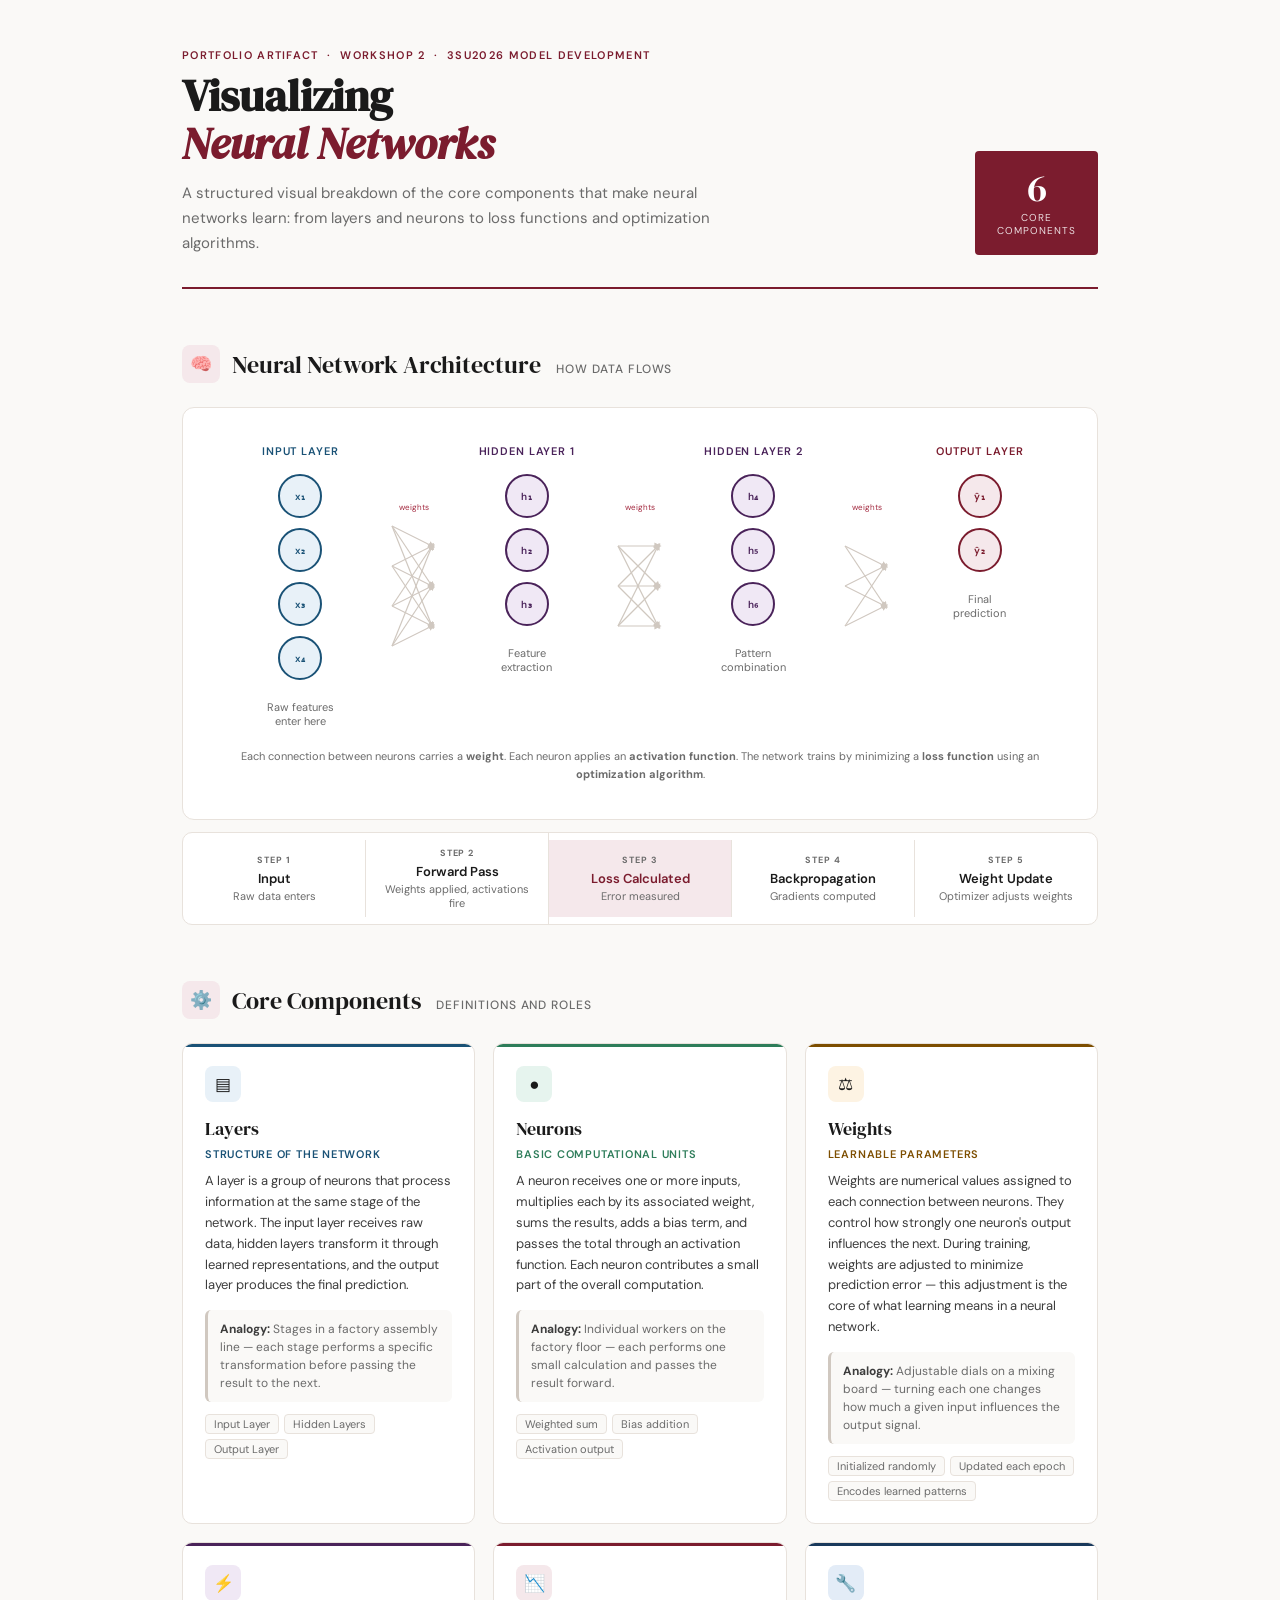
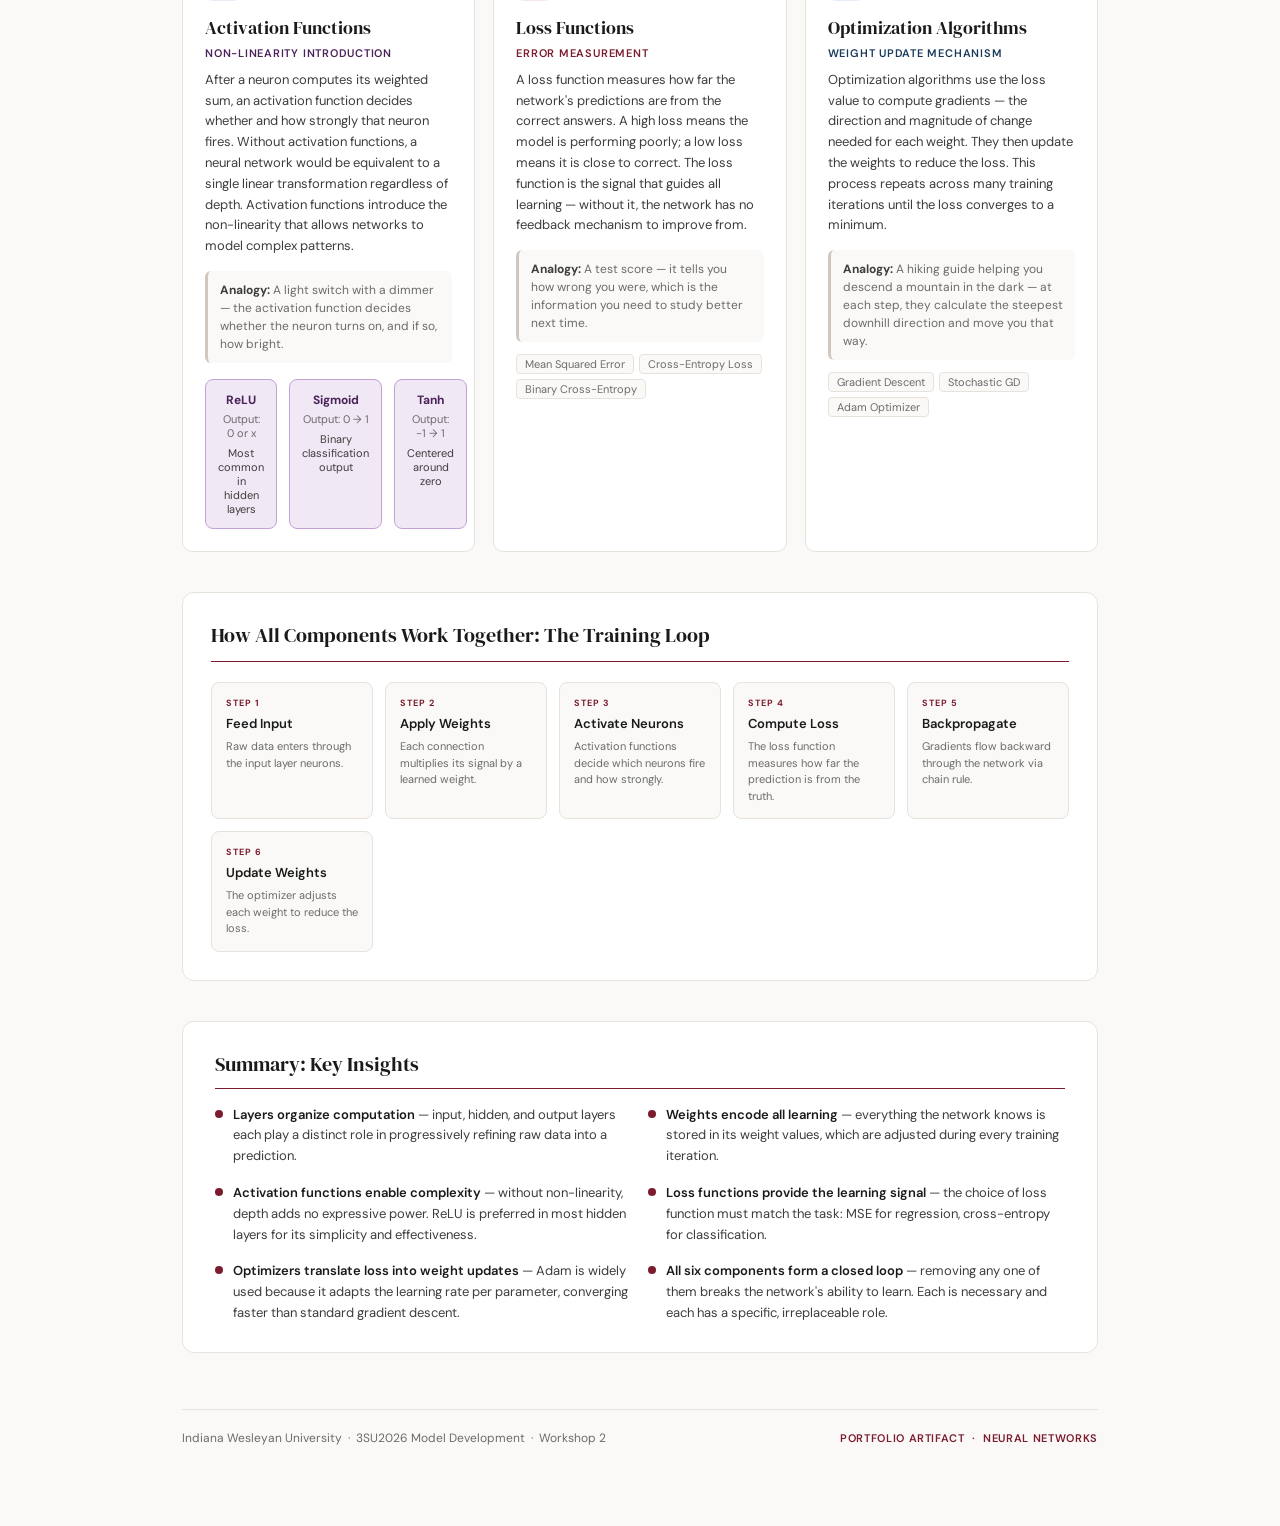
<file: neural-networks.html>
<!doctype html>
<html lang="en">
  <head>
    <meta charset="UTF-8" />
    <meta name="viewport" content="width=device-width, initial-scale=1.0" />
    <title>Visualizing Neural Networks — Portfolio Artifact</title>
    <link
      href="https://fonts.googleapis.com/css2?family=DM+Serif+Display:ital@0;1&family=DM+Sans:wght@300;400;500;600&display=swap"
      rel="stylesheet"
    />
    <link href="/css/neural-networks.css" rel="stylesheet" />
  </head>
  <body>
    <div class="page">
      <!-- HERO -->
      <div class="hero">
        <div>
          <div class="hero-eyebrow">
            Portfolio Artifact &nbsp;·&nbsp; Workshop 2 &nbsp;·&nbsp; 3SU2026
            Model Development
          </div>
          <h1 class="hero-title">Visualizing<br /><em>Neural Networks</em></h1>
          <p class="hero-sub">
            A structured visual breakdown of the core components that make
            neural networks learn: from layers and neurons to loss functions and
            optimization algorithms.
          </p>
        </div>
        <div class="hero-badge">
          <span class="hero-badge-num">6</span>
          <span class="hero-badge-label">Core<br />Components</span>
        </div>
      </div>

      <!-- ARCHITECTURE DIAGRAM SECTION -->
      <div class="sec-head">
        <div class="sec-icon">🧠</div>
        <div class="sec-title">
          Neural Network Architecture <span>How data flows</span>
        </div>
      </div>

      <div class="arch-wrap">
        <div class="arch-diagram">
          <!-- INPUT LAYER -->
          <div class="arch-layer">
            <div class="arch-layer-label input">Input Layer</div>
            <div class="neuron-col">
              <div class="neuron-node input-n">x₁</div>
              <div class="neuron-node input-n">x₂</div>
              <div class="neuron-node input-n">x₃</div>
              <div class="neuron-node input-n">x₄</div>
            </div>
            <div
              style="
                font-size: 11px;
                color: var(--ink-muted);
                margin-top: 10px;
                text-align: center;
              "
            >
              Raw features<br />enter here
            </div>
          </div>

          <!-- ARROWS 1 -->
          <div class="arch-arrow-zone">
            <svg viewBox="0 0 48 200" preserveAspectRatio="none">
              <defs>
                <marker
                  id="arr"
                  markerWidth="6"
                  markerHeight="6"
                  refX="3"
                  refY="3"
                  orient="auto"
                >
                  <path d="M0,0 L6,3 L0,6 Z" fill="#d0c8c0" />
                </marker>
              </defs>
              <line
                x1="2"
                y1="40"
                x2="42"
                y2="60"
                stroke="#d0c8c0"
                stroke-width="1.2"
                marker-end="url(#arr)"
              />
              <line
                x1="2"
                y1="40"
                x2="42"
                y2="100"
                stroke="#d0c8c0"
                stroke-width="1.2"
                marker-end="url(#arr)"
              />
              <line
                x1="2"
                y1="40"
                x2="42"
                y2="140"
                stroke="#d0c8c0"
                stroke-width="1.2"
                marker-end="url(#arr)"
              />
              <line
                x1="2"
                y1="80"
                x2="42"
                y2="60"
                stroke="#d0c8c0"
                stroke-width="1.2"
                marker-end="url(#arr)"
              />
              <line
                x1="2"
                y1="80"
                x2="42"
                y2="100"
                stroke="#d0c8c0"
                stroke-width="1.2"
                marker-end="url(#arr)"
              />
              <line
                x1="2"
                y1="80"
                x2="42"
                y2="140"
                stroke="#d0c8c0"
                stroke-width="1.2"
                marker-end="url(#arr)"
              />
              <line
                x1="2"
                y1="120"
                x2="42"
                y2="60"
                stroke="#d0c8c0"
                stroke-width="1.2"
                marker-end="url(#arr)"
              />
              <line
                x1="2"
                y1="120"
                x2="42"
                y2="100"
                stroke="#d0c8c0"
                stroke-width="1.2"
                marker-end="url(#arr)"
              />
              <line
                x1="2"
                y1="120"
                x2="42"
                y2="140"
                stroke="#d0c8c0"
                stroke-width="1.2"
                marker-end="url(#arr)"
              />
              <line
                x1="2"
                y1="160"
                x2="42"
                y2="60"
                stroke="#d0c8c0"
                stroke-width="1.2"
                marker-end="url(#arr)"
              />
              <line
                x1="2"
                y1="160"
                x2="42"
                y2="100"
                stroke="#d0c8c0"
                stroke-width="1.2"
                marker-end="url(#arr)"
              />
              <line
                x1="2"
                y1="160"
                x2="42"
                y2="140"
                stroke="#d0c8c0"
                stroke-width="1.2"
                marker-end="url(#arr)"
              />
              <text
                x="24"
                y="24"
                text-anchor="middle"
                font-size="8"
                fill="#A3293F"
                font-family="DM Sans"
              >
                weights
              </text>
            </svg>
          </div>

          <!-- HIDDEN LAYER 1 -->
          <div class="arch-layer">
            <div class="arch-layer-label hidden">Hidden Layer 1</div>
            <div class="neuron-col">
              <div class="neuron-node hidden-n">h₁</div>
              <div class="neuron-node hidden-n">h₂</div>
              <div class="neuron-node hidden-n">h₃</div>
            </div>
            <div
              style="
                font-size: 11px;
                color: var(--ink-muted);
                margin-top: 10px;
                text-align: center;
              "
            >
              Feature<br />extraction
            </div>
          </div>

          <!-- ARROWS 2 -->
          <div class="arch-arrow-zone">
            <svg viewBox="0 0 48 200" preserveAspectRatio="none">
              <line
                x1="2"
                y1="60"
                x2="42"
                y2="60"
                stroke="#d0c8c0"
                stroke-width="1.2"
                marker-end="url(#arr)"
              />
              <line
                x1="2"
                y1="60"
                x2="42"
                y2="100"
                stroke="#d0c8c0"
                stroke-width="1.2"
                marker-end="url(#arr)"
              />
              <line
                x1="2"
                y1="60"
                x2="42"
                y2="140"
                stroke="#d0c8c0"
                stroke-width="1.2"
                marker-end="url(#arr)"
              />
              <line
                x1="2"
                y1="100"
                x2="42"
                y2="60"
                stroke="#d0c8c0"
                stroke-width="1.2"
                marker-end="url(#arr)"
              />
              <line
                x1="2"
                y1="100"
                x2="42"
                y2="100"
                stroke="#d0c8c0"
                stroke-width="1.2"
                marker-end="url(#arr)"
              />
              <line
                x1="2"
                y1="100"
                x2="42"
                y2="140"
                stroke="#d0c8c0"
                stroke-width="1.2"
                marker-end="url(#arr)"
              />
              <line
                x1="2"
                y1="140"
                x2="42"
                y2="60"
                stroke="#d0c8c0"
                stroke-width="1.2"
                marker-end="url(#arr)"
              />
              <line
                x1="2"
                y1="140"
                x2="42"
                y2="100"
                stroke="#d0c8c0"
                stroke-width="1.2"
                marker-end="url(#arr)"
              />
              <line
                x1="2"
                y1="140"
                x2="42"
                y2="140"
                stroke="#d0c8c0"
                stroke-width="1.2"
                marker-end="url(#arr)"
              />
              <text
                x="24"
                y="24"
                text-anchor="middle"
                font-size="8"
                fill="#A3293F"
                font-family="DM Sans"
              >
                weights
              </text>
            </svg>
          </div>

          <!-- HIDDEN LAYER 2 -->
          <div class="arch-layer">
            <div class="arch-layer-label hidden">Hidden Layer 2</div>
            <div class="neuron-col">
              <div class="neuron-node hidden-n">h₄</div>
              <div class="neuron-node hidden-n">h₅</div>
              <div class="neuron-node hidden-n">h₆</div>
            </div>
            <div
              style="
                font-size: 11px;
                color: var(--ink-muted);
                margin-top: 10px;
                text-align: center;
              "
            >
              Pattern<br />combination
            </div>
          </div>

          <!-- ARROWS 3 -->
          <div class="arch-arrow-zone">
            <svg viewBox="0 0 48 200" preserveAspectRatio="none">
              <line
                x1="2"
                y1="60"
                x2="42"
                y2="80"
                stroke="#d0c8c0"
                stroke-width="1.2"
                marker-end="url(#arr)"
              />
              <line
                x1="2"
                y1="60"
                x2="42"
                y2="120"
                stroke="#d0c8c0"
                stroke-width="1.2"
                marker-end="url(#arr)"
              />
              <line
                x1="2"
                y1="100"
                x2="42"
                y2="80"
                stroke="#d0c8c0"
                stroke-width="1.2"
                marker-end="url(#arr)"
              />
              <line
                x1="2"
                y1="100"
                x2="42"
                y2="120"
                stroke="#d0c8c0"
                stroke-width="1.2"
                marker-end="url(#arr)"
              />
              <line
                x1="2"
                y1="140"
                x2="42"
                y2="80"
                stroke="#d0c8c0"
                stroke-width="1.2"
                marker-end="url(#arr)"
              />
              <line
                x1="2"
                y1="140"
                x2="42"
                y2="120"
                stroke="#d0c8c0"
                stroke-width="1.2"
                marker-end="url(#arr)"
              />
              <text
                x="24"
                y="24"
                text-anchor="middle"
                font-size="8"
                fill="#A3293F"
                font-family="DM Sans"
              >
                weights
              </text>
            </svg>
          </div>

          <!-- OUTPUT LAYER -->
          <div class="arch-layer">
            <div class="arch-layer-label output">Output Layer</div>
            <div class="neuron-col">
              <div class="neuron-node output-n">ŷ₁</div>
              <div class="neuron-node output-n">ŷ₂</div>
            </div>
            <div
              style="
                font-size: 11px;
                color: var(--ink-muted);
                margin-top: 10px;
                text-align: center;
              "
            >
              Final<br />prediction
            </div>
          </div>
        </div>
        <p class="arch-note">
          Each connection between neurons carries a <strong>weight</strong>.
          Each neuron applies an <strong>activation function</strong>. The
          network trains by minimizing a <strong>loss function</strong> using an
          <strong>optimization algorithm</strong>.
        </p>
      </div>

      <!-- DATA FLOW BAR -->
      <div class="data-flow">
        <div class="flow-step">
          <div class="flow-step-num">Step 1</div>
          <div class="flow-step-label">Input</div>
          <div class="flow-step-sub">Raw data enters</div>
        </div>
        <div class="flow-step">
          <div class="flow-step-num">Step 2</div>
          <div class="flow-step-label">Forward Pass</div>
          <div class="flow-step-sub">Weights applied, activations fire</div>
        </div>
        <div class="flow-step active-step">
          <div class="flow-step-num">Step 3</div>
          <div class="flow-step-label">Loss Calculated</div>
          <div class="flow-step-sub">Error measured</div>
        </div>
        <div class="flow-step">
          <div class="flow-step-num">Step 4</div>
          <div class="flow-step-label">Backpropagation</div>
          <div class="flow-step-sub">Gradients computed</div>
        </div>
        <div class="flow-step">
          <div class="flow-step-num">Step 5</div>
          <div class="flow-step-label">Weight Update</div>
          <div class="flow-step-sub">Optimizer adjusts weights</div>
        </div>
      </div>

      <!-- COMPONENTS SECTION -->
      <div class="sec-head">
        <div class="sec-icon">⚙️</div>
        <div class="sec-title">
          Core Components <span>Definitions and roles</span>
        </div>
      </div>

      <div class="comp-grid">
        <!-- LAYERS -->
        <div class="comp-card c-layer">
          <div class="comp-icon">▤</div>
          <div class="comp-name">Layers</div>
          <div class="comp-role">Structure of the network</div>
          <p class="comp-desc">
            A layer is a group of neurons that process information at the same
            stage of the network. The input layer receives raw data, hidden
            layers transform it through learned representations, and the output
            layer produces the final prediction.
          </p>
          <div class="comp-analogy">
            <strong>Analogy:</strong> Stages in a factory assembly line — each
            stage performs a specific transformation before passing the result
            to the next.
          </div>
          <div class="comp-examples">
            <span class="ex-tag">Input Layer</span>
            <span class="ex-tag">Hidden Layers</span>
            <span class="ex-tag">Output Layer</span>
          </div>
        </div>

        <!-- NEURONS -->
        <div class="comp-card c-neuron">
          <div class="comp-icon">●</div>
          <div class="comp-name">Neurons</div>
          <div class="comp-role">Basic computational units</div>
          <p class="comp-desc">
            A neuron receives one or more inputs, multiplies each by its
            associated weight, sums the results, adds a bias term, and passes
            the total through an activation function. Each neuron contributes a
            small part of the overall computation.
          </p>
          <div class="comp-analogy">
            <strong>Analogy:</strong> Individual workers on the factory floor —
            each performs one small calculation and passes the result forward.
          </div>
          <div class="comp-examples">
            <span class="ex-tag">Weighted sum</span>
            <span class="ex-tag">Bias addition</span>
            <span class="ex-tag">Activation output</span>
          </div>
        </div>

        <!-- WEIGHTS -->
        <div class="comp-card c-weight">
          <div class="comp-icon">⚖</div>
          <div class="comp-name">Weights</div>
          <div class="comp-role">Learnable parameters</div>
          <p class="comp-desc">
            Weights are numerical values assigned to each connection between
            neurons. They control how strongly one neuron's output influences
            the next. During training, weights are adjusted to minimize
            prediction error — this adjustment is the core of what learning
            means in a neural network.
          </p>
          <div class="comp-analogy">
            <strong>Analogy:</strong> Adjustable dials on a mixing board —
            turning each one changes how much a given input influences the
            output signal.
          </div>
          <div class="comp-examples">
            <span class="ex-tag">Initialized randomly</span>
            <span class="ex-tag">Updated each epoch</span>
            <span class="ex-tag">Encodes learned patterns</span>
          </div>
        </div>

        <!-- ACTIVATION FUNCTIONS -->
        <div class="comp-card c-activ">
          <div class="comp-icon">⚡</div>
          <div class="comp-name">Activation Functions</div>
          <div class="comp-role">Non-linearity introduction</div>
          <p class="comp-desc">
            After a neuron computes its weighted sum, an activation function
            decides whether and how strongly that neuron fires. Without
            activation functions, a neural network would be equivalent to a
            single linear transformation regardless of depth. Activation
            functions introduce the non-linearity that allows networks to model
            complex patterns.
          </p>
          <div class="comp-analogy">
            <strong>Analogy:</strong> A light switch with a dimmer — the
            activation function decides whether the neuron turns on, and if so,
            how bright.
          </div>
          <div class="activ-fns">
            <div class="afn-card">
              <div class="afn-name">ReLU</div>
              <div class="afn-range">Output: 0 or x</div>
              <div class="afn-use">Most common in hidden layers</div>
            </div>
            <div class="afn-card">
              <div class="afn-name">Sigmoid</div>
              <div class="afn-range">Output: 0 → 1</div>
              <div class="afn-use">Binary classification output</div>
            </div>
            <div class="afn-card">
              <div class="afn-name">Tanh</div>
              <div class="afn-range">Output: −1 → 1</div>
              <div class="afn-use">Centered around zero</div>
            </div>
          </div>
        </div>

        <!-- LOSS FUNCTIONS -->
        <div class="comp-card c-loss">
          <div class="comp-icon">📉</div>
          <div class="comp-name">Loss Functions</div>
          <div class="comp-role">Error measurement</div>
          <p class="comp-desc">
            A loss function measures how far the network's predictions are from
            the correct answers. A high loss means the model is performing
            poorly; a low loss means it is close to correct. The loss function
            is the signal that guides all learning — without it, the network has
            no feedback mechanism to improve from.
          </p>
          <div class="comp-analogy">
            <strong>Analogy:</strong> A test score — it tells you how wrong you
            were, which is the information you need to study better next time.
          </div>
          <div class="comp-examples">
            <span class="ex-tag">Mean Squared Error</span>
            <span class="ex-tag">Cross-Entropy Loss</span>
            <span class="ex-tag">Binary Cross-Entropy</span>
          </div>
        </div>

        <!-- OPTIMIZATION ALGORITHMS -->
        <div class="comp-card c-optim">
          <div class="comp-icon">🔧</div>
          <div class="comp-name">Optimization Algorithms</div>
          <div class="comp-role">Weight update mechanism</div>
          <p class="comp-desc">
            Optimization algorithms use the loss value to compute gradients —
            the direction and magnitude of change needed for each weight. They
            then update the weights to reduce the loss. This process repeats
            across many training iterations until the loss converges to a
            minimum.
          </p>
          <div class="comp-analogy">
            <strong>Analogy:</strong> A hiking guide helping you descend a
            mountain in the dark — at each step, they calculate the steepest
            downhill direction and move you that way.
          </div>
          <div class="comp-examples">
            <span class="ex-tag">Gradient Descent</span>
            <span class="ex-tag">Stochastic GD</span>
            <span class="ex-tag">Adam Optimizer</span>
          </div>
        </div>
      </div>

      <!-- TRAINING LOOP -->
      <div class="training-loop">
        <div class="loop-title">
          How All Components Work Together: The Training Loop
        </div>
        <div class="loop-steps">
          <div class="loop-step">
            <div class="loop-step-n">Step 1</div>
            <div class="loop-step-title">Feed Input</div>
            <div class="loop-step-desc">
              Raw data enters through the input layer neurons.
            </div>
          </div>
          <div class="loop-step">
            <div class="loop-step-n">Step 2</div>
            <div class="loop-step-title">Apply Weights</div>
            <div class="loop-step-desc">
              Each connection multiplies its signal by a learned weight.
            </div>
          </div>
          <div class="loop-step">
            <div class="loop-step-n">Step 3</div>
            <div class="loop-step-title">Activate Neurons</div>
            <div class="loop-step-desc">
              Activation functions decide which neurons fire and how strongly.
            </div>
          </div>
          <div class="loop-step">
            <div class="loop-step-n">Step 4</div>
            <div class="loop-step-title">Compute Loss</div>
            <div class="loop-step-desc">
              The loss function measures how far the prediction is from the
              truth.
            </div>
          </div>
          <div class="loop-step">
            <div class="loop-step-n">Step 5</div>
            <div class="loop-step-title">Backpropagate</div>
            <div class="loop-step-desc">
              Gradients flow backward through the network via chain rule.
            </div>
          </div>
          <div class="loop-step">
            <div class="loop-step-n">Step 6</div>
            <div class="loop-step-title">Update Weights</div>
            <div class="loop-step-desc">
              The optimizer adjusts each weight to reduce the loss.
            </div>
          </div>
        </div>
      </div>

      <!-- SUMMARY SLIDE -->
      <div class="summary">
        <div class="summary-title">Summary: Key Insights</div>
        <div class="summary-grid">
          <div class="summary-item">
            <div class="summary-dot"></div>
            <div class="summary-item-text">
              <strong>Layers organize computation</strong> — input, hidden, and
              output layers each play a distinct role in progressively refining
              raw data into a prediction.
            </div>
          </div>
          <div class="summary-item">
            <div class="summary-dot"></div>
            <div class="summary-item-text">
              <strong>Weights encode all learning</strong> — everything the
              network knows is stored in its weight values, which are adjusted
              during every training iteration.
            </div>
          </div>
          <div class="summary-item">
            <div class="summary-dot"></div>
            <div class="summary-item-text">
              <strong>Activation functions enable complexity</strong> — without
              non-linearity, depth adds no expressive power. ReLU is preferred
              in most hidden layers for its simplicity and effectiveness.
            </div>
          </div>
          <div class="summary-item">
            <div class="summary-dot"></div>
            <div class="summary-item-text">
              <strong>Loss functions provide the learning signal</strong> — the
              choice of loss function must match the task: MSE for regression,
              cross-entropy for classification.
            </div>
          </div>
          <div class="summary-item">
            <div class="summary-dot"></div>
            <div class="summary-item-text">
              <strong>Optimizers translate loss into weight updates</strong> —
              Adam is widely used because it adapts the learning rate per
              parameter, converging faster than standard gradient descent.
            </div>
          </div>
          <div class="summary-item">
            <div class="summary-dot"></div>
            <div class="summary-item-text">
              <strong>All six components form a closed loop</strong> — removing
              any one of them breaks the network's ability to learn. Each is
              necessary and each has a specific, irreplaceable role.
            </div>
          </div>
        </div>
      </div>

      <!-- FOOTER -->
      <div class="footer">
        <div class="footer-left">
          Indiana Wesleyan University &nbsp;·&nbsp; 3SU2026 Model Development
          &nbsp;·&nbsp; Workshop 2
        </div>
        <div class="footer-right">
          Portfolio Artifact &nbsp;·&nbsp; Neural Networks
        </div>
      </div>
    </div>
  </body>
</html>
</file>
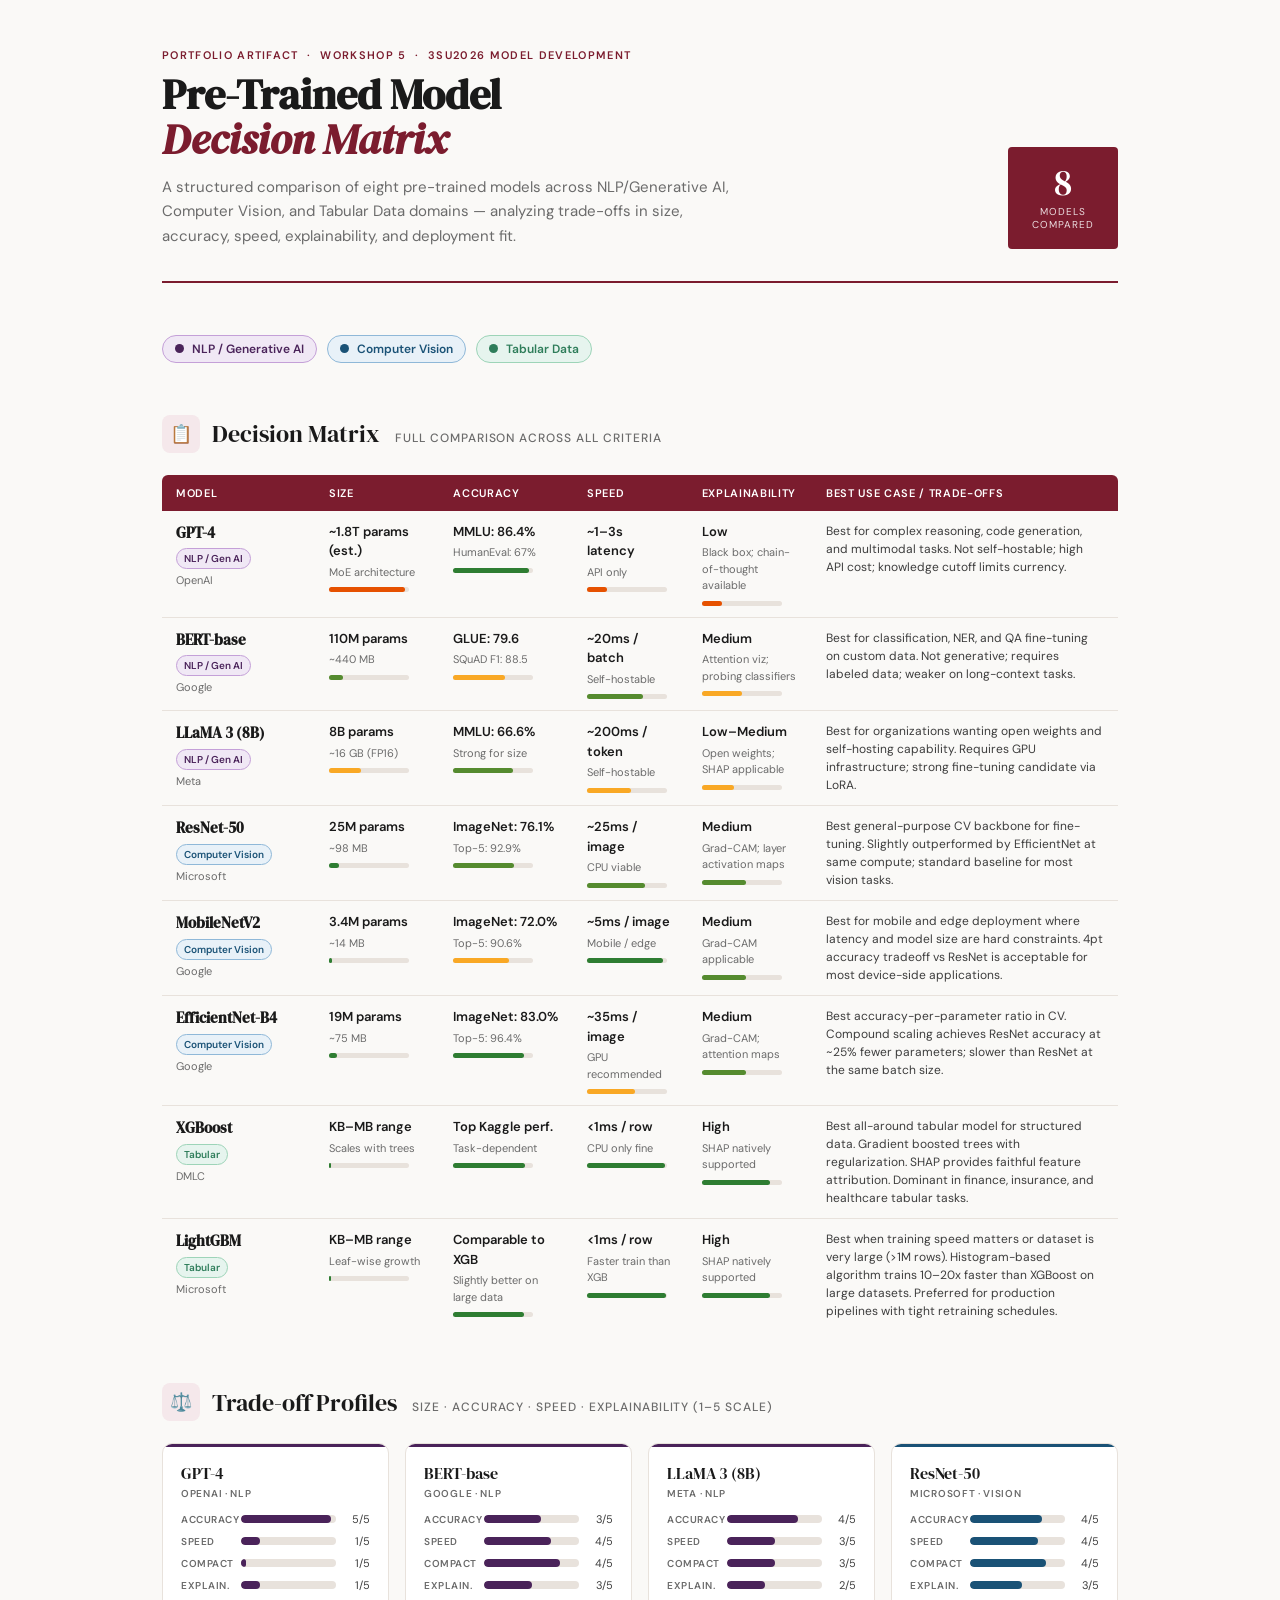
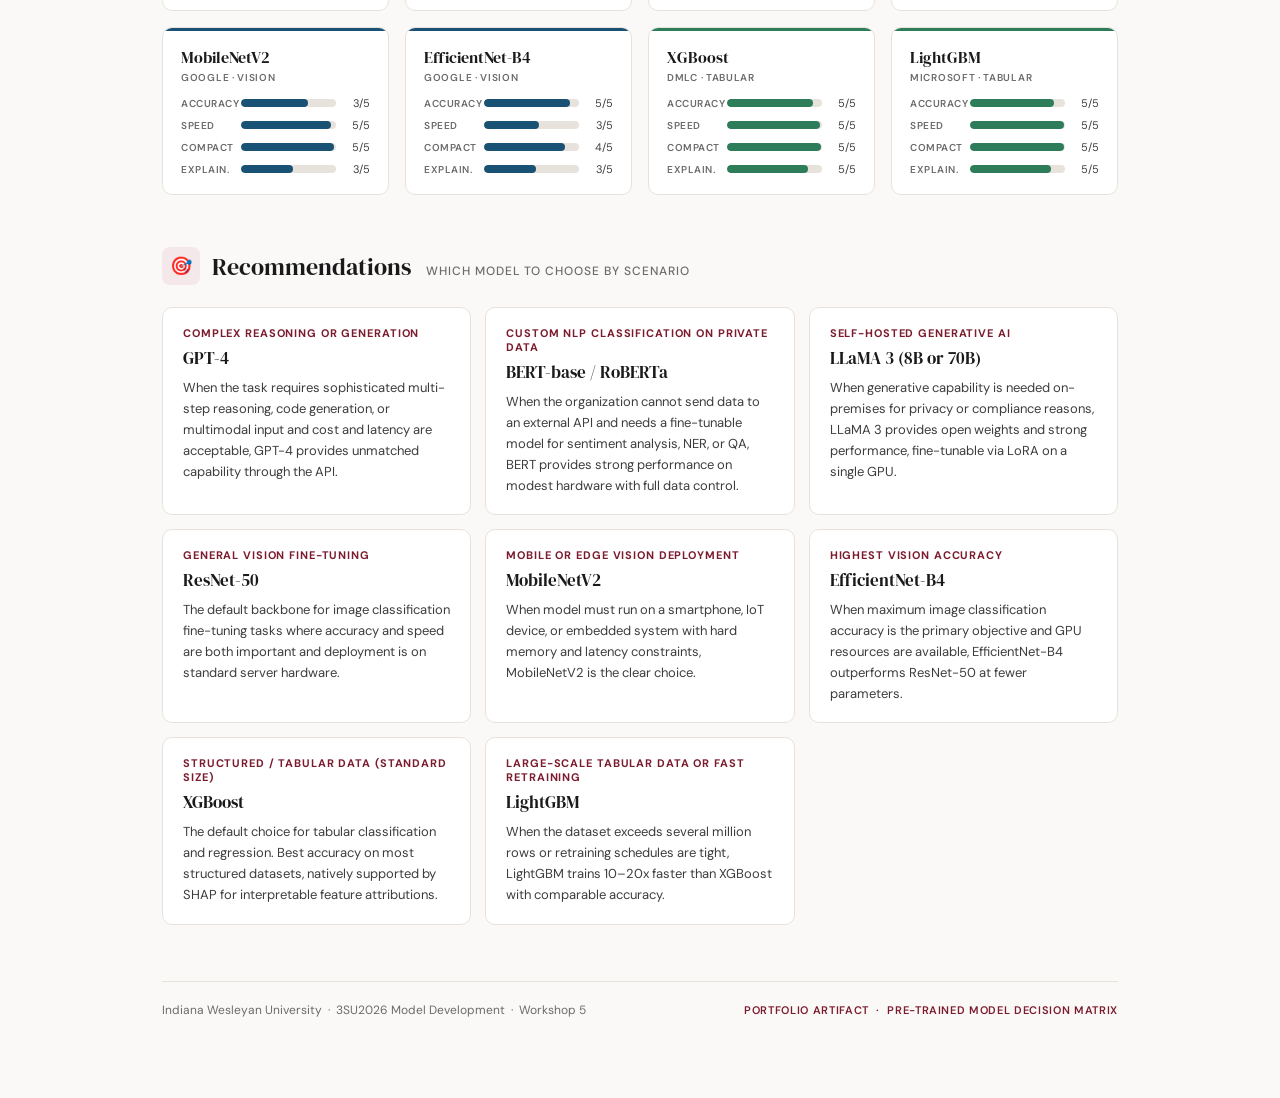
<file: pretrained-models.html>
<!DOCTYPE html>
<html lang="en">
<head>
<meta charset="UTF-8">
<meta name="viewport" content="width=device-width, initial-scale=1.0">
<title>Pre-Trained Model Decision Matrix — Portfolio Artifact</title>
<link href="https://fonts.googleapis.com/css2?family=DM+Serif+Display:ital@0;1&family=DM+Sans:wght@300;400;500;600&display=swap" rel="stylesheet">
<style>
  *, *::before, *::after { box-sizing: border-box; margin: 0; padding: 0; }
  :root {
    --burgundy: #7B1C2E;
    --burgundy-light: #A3293F;
    --burgundy-pale: #f5e8eb;
    --ink: #1a1a1a;
    --ink-mid: #3d3d3d;
    --ink-muted: #6b6b6b;
    --surface: #faf9f7;
    --card: #ffffff;
    --border: #e8e2dc;
    --nlp-c: #4a235a; --nlp-bg: #f0e8f5; --nlp-border: #c4a0d8;
    --cv-c: #1a5276;  --cv-bg: #e8f1f8;  --cv-border: #8fb8d8;
    --tab-c: #2E7D5A; --tab-bg: #e6f4ee; --tab-border: #9DD4B8;
    --score-5: #2e7d32; --score-4: #558b2f; --score-3: #f9a825; --score-2: #e65100; --score-1: #c62828;
  }
  body { font-family: 'DM Sans', sans-serif; background: var(--surface); color: var(--ink); }
  .page { max-width: 1020px; margin: 0 auto; padding: 48px 32px 80px; }

  /* HERO */
  .hero { display: grid; grid-template-columns: 1fr auto; align-items: end; gap: 24px; margin-bottom: 52px; padding-bottom: 32px; border-bottom: 2px solid var(--burgundy); }
  .hero-eyebrow { font-size: 11px; font-weight: 600; letter-spacing: 0.12em; text-transform: uppercase; color: var(--burgundy); margin-bottom: 10px; }
  .hero-title { font-family: 'DM Serif Display', serif; font-size: 42px; line-height: 1.08; color: var(--ink); margin-bottom: 12px; }
  .hero-title em { color: var(--burgundy); font-style: italic; }
  .hero-sub { font-size: 15px; color: var(--ink-muted); line-height: 1.65; max-width: 580px; }
  .hero-badge { background: var(--burgundy); color: white; padding: 18px 22px; border-radius: 4px; text-align: center; min-width: 110px; flex-shrink: 0; display: flex; flex-direction: column; align-items: center; gap: 4px; }
  .hero-badge-num { font-family: 'DM Serif Display', serif; font-size: 36px; line-height: 1; }
  .hero-badge-label { font-size: 10px; letter-spacing: 0.1em; text-transform: uppercase; opacity: 0.85; line-height: 1.3; }

  /* SECTION HEADERS */
  .sec-head { display: flex; align-items: center; gap: 12px; margin-top: 52px; margin-bottom: 22px; }
  .sec-icon { width: 38px; height: 38px; border-radius: 8px; display: flex; align-items: center; justify-content: center; font-size: 18px; flex-shrink: 0; background: var(--burgundy-pale); color: var(--burgundy); }
  .sec-title { font-family: 'DM Serif Display', serif; font-size: 24px; color: var(--ink); }
  .sec-title span { font-family: 'DM Sans', sans-serif; font-size: 12px; font-weight: 500; margin-left: 10px; color: var(--ink-muted); text-transform: uppercase; letter-spacing: 0.08em; }

  /* DOMAIN LEGEND */
  .legend { display: flex; flex-wrap: wrap; gap: 10px; margin-bottom: 28px; }
  .legend-item { display: flex; align-items: center; gap: 8px; font-size: 12px; font-weight: 600; padding: 5px 12px; border-radius: 100px; border: 1.5px solid; }
  .legend-dot { width: 9px; height: 9px; border-radius: 50%; }
  .leg-nlp { color: var(--nlp-c); border-color: var(--nlp-border); background: var(--nlp-bg); }
  .leg-nlp .legend-dot { background: var(--nlp-c); }
  .leg-cv  { color: var(--cv-c);  border-color: var(--cv-border);  background: var(--cv-bg); }
  .leg-cv  .legend-dot { background: var(--cv-c); }
  .leg-tab { color: var(--tab-c); border-color: var(--tab-border); background: var(--tab-bg); }
  .leg-tab .legend-dot { background: var(--tab-c); }

  /* DECISION MATRIX TABLE */
  .matrix-wrap { overflow-x: auto; margin-bottom: 8px; }
  .matrix { width: 100%; border-collapse: collapse; font-size: 13px; min-width: 820px; }
  .matrix th { background: var(--burgundy); color: white; font-size: 11px; font-weight: 600; letter-spacing: 0.06em; text-transform: uppercase; padding: 11px 14px; text-align: left; }
  .matrix th:first-child { border-radius: 6px 0 0 0; }
  .matrix th:last-child  { border-radius: 0 6px 0 0; }
  .matrix td { padding: 11px 14px; border-bottom: 1px solid var(--border); vertical-align: top; line-height: 1.5; }
  .matrix tr:last-child td { border-bottom: none; }
  .matrix tr:nth-child(even) td { background: var(--surface); }
  .model-name-cell { font-family: 'DM Serif Display', serif; font-size: 15px; color: var(--ink); font-weight: 600; }
  .domain-badge { display: inline-block; font-size: 10px; font-weight: 600; padding: 2px 7px; border-radius: 100px; margin-top: 4px; }
  .db-nlp { background: var(--nlp-bg); color: var(--nlp-c); border: 1px solid var(--nlp-border); }
  .db-cv  { background: var(--cv-bg);  color: var(--cv-c);  border: 1px solid var(--cv-border); }
  .db-tab { background: var(--tab-bg); color: var(--tab-c); border: 1px solid var(--tab-border); }

  /* SCORE DOTS */
  .score-cell { display: flex; flex-direction: column; gap: 3px; }
  .score-val { font-size: 13px; font-weight: 600; color: var(--ink); }
  .score-sub { font-size: 11px; color: var(--ink-muted); }
  .score-bar-wrap { margin-top: 4px; height: 5px; background: var(--border); border-radius: 100px; width: 80px; }
  .score-bar { height: 100%; border-radius: 100px; }
  .s5 { background: var(--score-5); }
  .s4 { background: var(--score-4); }
  .s3 { background: var(--score-3); }
  .s2 { background: var(--score-2); }
  .s1 { background: var(--score-1); }

  /* TRADEOFF RADAR VISUAL */
  .tradeoff-grid { display: grid; grid-template-columns: repeat(auto-fill, minmax(200px, 1fr)); gap: 16px; margin-top: 8px; }
  .tradeoff-card { background: var(--card); border: 1px solid var(--border); border-radius: 10px; padding: 18px; position: relative; overflow: hidden; }
  .tradeoff-card::before { content: ''; position: absolute; top: 0; left: 0; right: 0; height: 3px; }
  .tc-nlp::before { background: var(--nlp-c); }
  .tc-cv::before  { background: var(--cv-c); }
  .tc-tab::before { background: var(--tab-c); }
  .tc-name { font-family: 'DM Serif Display', serif; font-size: 16px; color: var(--ink); margin-bottom: 3px; }
  .tc-org { font-size: 10px; font-weight: 600; letter-spacing: 0.07em; text-transform: uppercase; color: var(--ink-muted); margin-bottom: 12px; }
  .tc-bars { display: flex; flex-direction: column; gap: 8px; }
  .tc-bar-row { display: flex; align-items: center; gap: 8px; }
  .tc-bar-label { font-size: 10px; font-weight: 600; color: var(--ink-muted); width: 52px; flex-shrink: 0; text-transform: uppercase; letter-spacing: 0.05em; }
  .tc-bar-track { flex: 1; height: 8px; background: var(--border); border-radius: 100px; overflow: hidden; }
  .tc-bar-fill { height: 100%; border-radius: 100px; }
  .fill-nlp { background: var(--nlp-c); }
  .fill-cv  { background: var(--cv-c); }
  .fill-tab { background: var(--tab-c); }
  .tc-val { font-size: 11px; color: var(--ink-mid); width: 26px; text-align: right; flex-shrink: 0; }

  /* RECOMMENDATIONS */
  .rec-grid { display: grid; grid-template-columns: repeat(auto-fill, minmax(280px, 1fr)); gap: 14px; margin-top: 8px; }
  .rec-card { background: var(--card); border: 1px solid var(--border); border-radius: 10px; padding: 18px 20px; }
  .rec-scenario { font-size: 11px; font-weight: 700; letter-spacing: 0.08em; text-transform: uppercase; color: var(--burgundy); margin-bottom: 6px; }
  .rec-model { font-family: 'DM Serif Display', serif; font-size: 17px; color: var(--ink); margin-bottom: 8px; }
  .rec-text { font-size: 13px; color: var(--ink-mid); line-height: 1.6; }

  /* FOOTER */
  .footer { margin-top: 56px; padding-top: 20px; border-top: 1px solid var(--border); display: flex; justify-content: space-between; align-items: center; flex-wrap: wrap; gap: 8px; }
  .footer-left { font-size: 12px; color: var(--ink-muted); }
  .footer-right { font-size: 11px; color: var(--burgundy); font-weight: 600; letter-spacing: 0.06em; text-transform: uppercase; }

  @media (max-width: 600px) {
    .page { padding: 28px 16px 56px; }
    .hero { grid-template-columns: 1fr; }
  }
</style>
</head>
<body>
<div class="page">

  <!-- HERO -->
  <div class="hero">
    <div>
      <div class="hero-eyebrow">Portfolio Artifact &nbsp;·&nbsp; Workshop 5 &nbsp;·&nbsp; 3SU2026 Model Development</div>
      <h1 class="hero-title">Pre-Trained Model<br><em>Decision Matrix</em></h1>
      <p class="hero-sub">A structured comparison of eight pre-trained models across NLP/Generative AI, Computer Vision, and Tabular Data domains — analyzing trade-offs in size, accuracy, speed, explainability, and deployment fit.</p>
    </div>
    <div class="hero-badge">
      <span class="hero-badge-num">8</span>
      <span class="hero-badge-label">Models<br>Compared</span>
    </div>
  </div>

  <!-- LEGEND -->
  <div class="legend">
    <div class="legend-item leg-nlp"><div class="legend-dot"></div> NLP / Generative AI</div>
    <div class="legend-item leg-cv"><div class="legend-dot"></div> Computer Vision</div>
    <div class="legend-item leg-tab"><div class="legend-dot"></div> Tabular Data</div>
  </div>

  <!-- DECISION MATRIX -->
  <div class="sec-head">
    <div class="sec-icon">📋</div>
    <div class="sec-title">Decision Matrix <span>Full comparison across all criteria</span></div>
  </div>

  <div class="matrix-wrap">
  <table class="matrix">
    <thead>
      <tr>
        <th style="width:16%">Model</th>
        <th style="width:13%">Size</th>
        <th style="width:14%">Accuracy</th>
        <th style="width:12%">Speed</th>
        <th style="width:13%">Explainability</th>
        <th style="width:32%">Best Use Case / Trade-offs</th>
      </tr>
    </thead>
    <tbody>
      <!-- NLP -->
      <tr>
        <td><div class="model-name-cell">GPT-4</div><div><span class="domain-badge db-nlp">NLP / Gen AI</span></div><div style="font-size:11px;color:var(--ink-muted);margin-top:3px;">OpenAI</div></td>
        <td>
          <div class="score-cell">
            <div class="score-val">~1.8T params (est.)</div>
            <div class="score-sub">MoE architecture</div>
            <div class="score-bar-wrap"><div class="score-bar s2" style="width:95%"></div></div>
          </div>
        </td>
        <td>
          <div class="score-cell">
            <div class="score-val">MMLU: 86.4%</div>
            <div class="score-sub">HumanEval: 67%</div>
            <div class="score-bar-wrap"><div class="score-bar s5" style="width:95%"></div></div>
          </div>
        </td>
        <td>
          <div class="score-cell">
            <div class="score-val">~1–3s latency</div>
            <div class="score-sub">API only</div>
            <div class="score-bar-wrap"><div class="score-bar s2" style="width:25%"></div></div>
          </div>
        </td>
        <td>
          <div class="score-cell">
            <div class="score-val">Low</div>
            <div class="score-sub">Black box; chain-of-thought available</div>
            <div class="score-bar-wrap"><div class="score-bar s2" style="width:25%"></div></div>
          </div>
        </td>
        <td style="font-size:12px;color:var(--ink-mid);">Best for complex reasoning, code generation, and multimodal tasks. Not self-hostable; high API cost; knowledge cutoff limits currency.</td>
      </tr>
      <tr>
        <td><div class="model-name-cell">BERT-base</div><div><span class="domain-badge db-nlp">NLP / Gen AI</span></div><div style="font-size:11px;color:var(--ink-muted);margin-top:3px;">Google</div></td>
        <td>
          <div class="score-cell">
            <div class="score-val">110M params</div>
            <div class="score-sub">~440 MB</div>
            <div class="score-bar-wrap"><div class="score-bar s4" style="width:18%"></div></div>
          </div>
        </td>
        <td>
          <div class="score-cell">
            <div class="score-val">GLUE: 79.6</div>
            <div class="score-sub">SQuAD F1: 88.5</div>
            <div class="score-bar-wrap"><div class="score-bar s3" style="width:65%"></div></div>
          </div>
        </td>
        <td>
          <div class="score-cell">
            <div class="score-val">~20ms / batch</div>
            <div class="score-sub">Self-hostable</div>
            <div class="score-bar-wrap"><div class="score-bar s4" style="width:70%"></div></div>
          </div>
        </td>
        <td>
          <div class="score-cell">
            <div class="score-val">Medium</div>
            <div class="score-sub">Attention viz; probing classifiers</div>
            <div class="score-bar-wrap"><div class="score-bar s3" style="width:50%"></div></div>
          </div>
        </td>
        <td style="font-size:12px;color:var(--ink-mid);">Best for classification, NER, and QA fine-tuning on custom data. Not generative; requires labeled data; weaker on long-context tasks.</td>
      </tr>
      <tr>
        <td><div class="model-name-cell">LLaMA 3 (8B)</div><div><span class="domain-badge db-nlp">NLP / Gen AI</span></div><div style="font-size:11px;color:var(--ink-muted);margin-top:3px;">Meta</div></td>
        <td>
          <div class="score-cell">
            <div class="score-val">8B params</div>
            <div class="score-sub">~16 GB (FP16)</div>
            <div class="score-bar-wrap"><div class="score-bar s3" style="width:40%"></div></div>
          </div>
        </td>
        <td>
          <div class="score-cell">
            <div class="score-val">MMLU: 66.6%</div>
            <div class="score-sub">Strong for size</div>
            <div class="score-bar-wrap"><div class="score-bar s4" style="width:75%"></div></div>
          </div>
        </td>
        <td>
          <div class="score-cell">
            <div class="score-val">~200ms / token</div>
            <div class="score-sub">Self-hostable</div>
            <div class="score-bar-wrap"><div class="score-bar s3" style="width:55%"></div></div>
          </div>
        </td>
        <td>
          <div class="score-cell">
            <div class="score-val">Low–Medium</div>
            <div class="score-sub">Open weights; SHAP applicable</div>
            <div class="score-bar-wrap"><div class="score-bar s3" style="width:40%"></div></div>
          </div>
        </td>
        <td style="font-size:12px;color:var(--ink-mid);">Best for organizations wanting open weights and self-hosting capability. Requires GPU infrastructure; strong fine-tuning candidate via LoRA.</td>
      </tr>
      <!-- CV -->
      <tr>
        <td><div class="model-name-cell">ResNet-50</div><div><span class="domain-badge db-cv">Computer Vision</span></div><div style="font-size:11px;color:var(--ink-muted);margin-top:3px;">Microsoft</div></td>
        <td>
          <div class="score-cell">
            <div class="score-val">25M params</div>
            <div class="score-sub">~98 MB</div>
            <div class="score-bar-wrap"><div class="score-bar s5" style="width:12%"></div></div>
          </div>
        </td>
        <td>
          <div class="score-cell">
            <div class="score-val">ImageNet: 76.1%</div>
            <div class="score-sub">Top-5: 92.9%</div>
            <div class="score-bar-wrap"><div class="score-bar s4" style="width:76%"></div></div>
          </div>
        </td>
        <td>
          <div class="score-cell">
            <div class="score-val">~25ms / image</div>
            <div class="score-sub">CPU viable</div>
            <div class="score-bar-wrap"><div class="score-bar s4" style="width:72%"></div></div>
          </div>
        </td>
        <td>
          <div class="score-cell">
            <div class="score-val">Medium</div>
            <div class="score-sub">Grad-CAM; layer activation maps</div>
            <div class="score-bar-wrap"><div class="score-bar s4" style="width:55%"></div></div>
          </div>
        </td>
        <td style="font-size:12px;color:var(--ink-mid);">Best general-purpose CV backbone for fine-tuning. Slightly outperformed by EfficientNet at same compute; standard baseline for most vision tasks.</td>
      </tr>
      <tr>
        <td><div class="model-name-cell">MobileNetV2</div><div><span class="domain-badge db-cv">Computer Vision</span></div><div style="font-size:11px;color:var(--ink-muted);margin-top:3px;">Google</div></td>
        <td>
          <div class="score-cell">
            <div class="score-val">3.4M params</div>
            <div class="score-sub">~14 MB</div>
            <div class="score-bar-wrap"><div class="score-bar s5" style="width:4%"></div></div>
          </div>
        </td>
        <td>
          <div class="score-cell">
            <div class="score-val">ImageNet: 72.0%</div>
            <div class="score-sub">Top-5: 90.6%</div>
            <div class="score-bar-wrap"><div class="score-bar s3" style="width:70%"></div></div>
          </div>
        </td>
        <td>
          <div class="score-cell">
            <div class="score-val">~5ms / image</div>
            <div class="score-sub">Mobile / edge</div>
            <div class="score-bar-wrap"><div class="score-bar s5" style="width:95%"></div></div>
          </div>
        </td>
        <td>
          <div class="score-cell">
            <div class="score-val">Medium</div>
            <div class="score-sub">Grad-CAM applicable</div>
            <div class="score-bar-wrap"><div class="score-bar s4" style="width:55%"></div></div>
          </div>
        </td>
        <td style="font-size:12px;color:var(--ink-mid);">Best for mobile and edge deployment where latency and model size are hard constraints. 4pt accuracy tradeoff vs ResNet is acceptable for most device-side applications.</td>
      </tr>
      <tr>
        <td><div class="model-name-cell">EfficientNet-B4</div><div><span class="domain-badge db-cv">Computer Vision</span></div><div style="font-size:11px;color:var(--ink-muted);margin-top:3px;">Google</div></td>
        <td>
          <div class="score-cell">
            <div class="score-val">19M params</div>
            <div class="score-sub">~75 MB</div>
            <div class="score-bar-wrap"><div class="score-bar s5" style="width:10%"></div></div>
          </div>
        </td>
        <td>
          <div class="score-cell">
            <div class="score-val">ImageNet: 83.0%</div>
            <div class="score-sub">Top-5: 96.4%</div>
            <div class="score-bar-wrap"><div class="score-bar s5" style="width:88%"></div></div>
          </div>
        </td>
        <td>
          <div class="score-cell">
            <div class="score-val">~35ms / image</div>
            <div class="score-sub">GPU recommended</div>
            <div class="score-bar-wrap"><div class="score-bar s3" style="width:60%"></div></div>
          </div>
        </td>
        <td>
          <div class="score-cell">
            <div class="score-val">Medium</div>
            <div class="score-sub">Grad-CAM; attention maps</div>
            <div class="score-bar-wrap"><div class="score-bar s4" style="width:55%"></div></div>
          </div>
        </td>
        <td style="font-size:12px;color:var(--ink-mid);">Best accuracy-per-parameter ratio in CV. Compound scaling achieves ResNet accuracy at ~25% fewer parameters; slower than ResNet at the same batch size.</td>
      </tr>
      <!-- TABULAR -->
      <tr>
        <td><div class="model-name-cell">XGBoost</div><div><span class="domain-badge db-tab">Tabular</span></div><div style="font-size:11px;color:var(--ink-muted);margin-top:3px;">DMLC</div></td>
        <td>
          <div class="score-cell">
            <div class="score-val">KB–MB range</div>
            <div class="score-sub">Scales with trees</div>
            <div class="score-bar-wrap"><div class="score-bar s5" style="width:3%"></div></div>
          </div>
        </td>
        <td>
          <div class="score-cell">
            <div class="score-val">Top Kaggle perf.</div>
            <div class="score-sub">Task-dependent</div>
            <div class="score-bar-wrap"><div class="score-bar s5" style="width:90%"></div></div>
          </div>
        </td>
        <td>
          <div class="score-cell">
            <div class="score-val">&lt;1ms / row</div>
            <div class="score-sub">CPU only fine</div>
            <div class="score-bar-wrap"><div class="score-bar s5" style="width:98%"></div></div>
          </div>
        </td>
        <td>
          <div class="score-cell">
            <div class="score-val">High</div>
            <div class="score-sub">SHAP natively supported</div>
            <div class="score-bar-wrap"><div class="score-bar s5" style="width:85%"></div></div>
          </div>
        </td>
        <td style="font-size:12px;color:var(--ink-mid);">Best all-around tabular model for structured data. Gradient boosted trees with regularization. SHAP provides faithful feature attribution. Dominant in finance, insurance, and healthcare tabular tasks.</td>
      </tr>
      <tr>
        <td><div class="model-name-cell">LightGBM</div><div><span class="domain-badge db-tab">Tabular</span></div><div style="font-size:11px;color:var(--ink-muted);margin-top:3px;">Microsoft</div></td>
        <td>
          <div class="score-cell">
            <div class="score-val">KB–MB range</div>
            <div class="score-sub">Leaf-wise growth</div>
            <div class="score-bar-wrap"><div class="score-bar s5" style="width:3%"></div></div>
          </div>
        </td>
        <td>
          <div class="score-cell">
            <div class="score-val">Comparable to XGB</div>
            <div class="score-sub">Slightly better on large data</div>
            <div class="score-bar-wrap"><div class="score-bar s5" style="width:88%"></div></div>
          </div>
        </td>
        <td>
          <div class="score-cell">
            <div class="score-val">&lt;1ms / row</div>
            <div class="score-sub">Faster train than XGB</div>
            <div class="score-bar-wrap"><div class="score-bar s5" style="width:99%"></div></div>
          </div>
        </td>
        <td>
          <div class="score-cell">
            <div class="score-val">High</div>
            <div class="score-sub">SHAP natively supported</div>
            <div class="score-bar-wrap"><div class="score-bar s5" style="width:85%"></div></div>
          </div>
        </td>
        <td style="font-size:12px;color:var(--ink-mid);">Best when training speed matters or dataset is very large (&gt;1M rows). Histogram-based algorithm trains 10–20x faster than XGBoost on large datasets. Preferred for production pipelines with tight retraining schedules.</td>
      </tr>
    </tbody>
  </table>
  </div>

  <!-- TRADEOFF VISUAL -->
  <div class="sec-head">
    <div class="sec-icon">⚖️</div>
    <div class="sec-title">Trade-off Profiles <span>Size · Accuracy · Speed · Explainability (1–5 scale)</span></div>
  </div>

  <div class="tradeoff-grid">
    <div class="tradeoff-card tc-nlp">
      <div class="tc-name">GPT-4</div><div class="tc-org">OpenAI · NLP</div>
      <div class="tc-bars">
        <div class="tc-bar-row"><div class="tc-bar-label">Accuracy</div><div class="tc-bar-track"><div class="tc-bar-fill fill-nlp" style="width:95%"></div></div><div class="tc-val">5/5</div></div>
        <div class="tc-bar-row"><div class="tc-bar-label">Speed</div><div class="tc-bar-track"><div class="tc-bar-fill fill-nlp" style="width:20%"></div></div><div class="tc-val">1/5</div></div>
        <div class="tc-bar-row"><div class="tc-bar-label">Compact</div><div class="tc-bar-track"><div class="tc-bar-fill fill-nlp" style="width:5%"></div></div><div class="tc-val">1/5</div></div>
        <div class="tc-bar-row"><div class="tc-bar-label">Explain.</div><div class="tc-bar-track"><div class="tc-bar-fill fill-nlp" style="width:20%"></div></div><div class="tc-val">1/5</div></div>
      </div>
    </div>
    <div class="tradeoff-card tc-nlp">
      <div class="tc-name">BERT-base</div><div class="tc-org">Google · NLP</div>
      <div class="tc-bars">
        <div class="tc-bar-row"><div class="tc-bar-label">Accuracy</div><div class="tc-bar-track"><div class="tc-bar-fill fill-nlp" style="width:60%"></div></div><div class="tc-val">3/5</div></div>
        <div class="tc-bar-row"><div class="tc-bar-label">Speed</div><div class="tc-bar-track"><div class="tc-bar-fill fill-nlp" style="width:70%"></div></div><div class="tc-val">4/5</div></div>
        <div class="tc-bar-row"><div class="tc-bar-label">Compact</div><div class="tc-bar-track"><div class="tc-bar-fill fill-nlp" style="width:80%"></div></div><div class="tc-val">4/5</div></div>
        <div class="tc-bar-row"><div class="tc-bar-label">Explain.</div><div class="tc-bar-track"><div class="tc-bar-fill fill-nlp" style="width:50%"></div></div><div class="tc-val">3/5</div></div>
      </div>
    </div>
    <div class="tradeoff-card tc-nlp">
      <div class="tc-name">LLaMA 3 (8B)</div><div class="tc-org">Meta · NLP</div>
      <div class="tc-bars">
        <div class="tc-bar-row"><div class="tc-bar-label">Accuracy</div><div class="tc-bar-track"><div class="tc-bar-fill fill-nlp" style="width:75%"></div></div><div class="tc-val">4/5</div></div>
        <div class="tc-bar-row"><div class="tc-bar-label">Speed</div><div class="tc-bar-track"><div class="tc-bar-fill fill-nlp" style="width:50%"></div></div><div class="tc-val">3/5</div></div>
        <div class="tc-bar-row"><div class="tc-bar-label">Compact</div><div class="tc-bar-track"><div class="tc-bar-fill fill-nlp" style="width:50%"></div></div><div class="tc-val">3/5</div></div>
        <div class="tc-bar-row"><div class="tc-bar-label">Explain.</div><div class="tc-bar-track"><div class="tc-bar-fill fill-nlp" style="width:40%"></div></div><div class="tc-val">2/5</div></div>
      </div>
    </div>
    <div class="tradeoff-card tc-cv">
      <div class="tc-name">ResNet-50</div><div class="tc-org">Microsoft · Vision</div>
      <div class="tc-bars">
        <div class="tc-bar-row"><div class="tc-bar-label">Accuracy</div><div class="tc-bar-track"><div class="tc-bar-fill fill-cv" style="width:76%"></div></div><div class="tc-val">4/5</div></div>
        <div class="tc-bar-row"><div class="tc-bar-label">Speed</div><div class="tc-bar-track"><div class="tc-bar-fill fill-cv" style="width:72%"></div></div><div class="tc-val">4/5</div></div>
        <div class="tc-bar-row"><div class="tc-bar-label">Compact</div><div class="tc-bar-track"><div class="tc-bar-fill fill-cv" style="width:80%"></div></div><div class="tc-val">4/5</div></div>
        <div class="tc-bar-row"><div class="tc-bar-label">Explain.</div><div class="tc-bar-track"><div class="tc-bar-fill fill-cv" style="width:55%"></div></div><div class="tc-val">3/5</div></div>
      </div>
    </div>
    <div class="tradeoff-card tc-cv">
      <div class="tc-name">MobileNetV2</div><div class="tc-org">Google · Vision</div>
      <div class="tc-bars">
        <div class="tc-bar-row"><div class="tc-bar-label">Accuracy</div><div class="tc-bar-track"><div class="tc-bar-fill fill-cv" style="width:70%"></div></div><div class="tc-val">3/5</div></div>
        <div class="tc-bar-row"><div class="tc-bar-label">Speed</div><div class="tc-bar-track"><div class="tc-bar-fill fill-cv" style="width:95%"></div></div><div class="tc-val">5/5</div></div>
        <div class="tc-bar-row"><div class="tc-bar-label">Compact</div><div class="tc-bar-track"><div class="tc-bar-fill fill-cv" style="width:98%"></div></div><div class="tc-val">5/5</div></div>
        <div class="tc-bar-row"><div class="tc-bar-label">Explain.</div><div class="tc-bar-track"><div class="tc-bar-fill fill-cv" style="width:55%"></div></div><div class="tc-val">3/5</div></div>
      </div>
    </div>
    <div class="tradeoff-card tc-cv">
      <div class="tc-name">EfficientNet-B4</div><div class="tc-org">Google · Vision</div>
      <div class="tc-bars">
        <div class="tc-bar-row"><div class="tc-bar-label">Accuracy</div><div class="tc-bar-track"><div class="tc-bar-fill fill-cv" style="width:90%"></div></div><div class="tc-val">5/5</div></div>
        <div class="tc-bar-row"><div class="tc-bar-label">Speed</div><div class="tc-bar-track"><div class="tc-bar-fill fill-cv" style="width:58%"></div></div><div class="tc-val">3/5</div></div>
        <div class="tc-bar-row"><div class="tc-bar-label">Compact</div><div class="tc-bar-track"><div class="tc-bar-fill fill-cv" style="width:85%"></div></div><div class="tc-val">4/5</div></div>
        <div class="tc-bar-row"><div class="tc-bar-label">Explain.</div><div class="tc-bar-track"><div class="tc-bar-fill fill-cv" style="width:55%"></div></div><div class="tc-val">3/5</div></div>
      </div>
    </div>
    <div class="tradeoff-card tc-tab">
      <div class="tc-name">XGBoost</div><div class="tc-org">DMLC · Tabular</div>
      <div class="tc-bars">
        <div class="tc-bar-row"><div class="tc-bar-label">Accuracy</div><div class="tc-bar-track"><div class="tc-bar-fill fill-tab" style="width:90%"></div></div><div class="tc-val">5/5</div></div>
        <div class="tc-bar-row"><div class="tc-bar-label">Speed</div><div class="tc-bar-track"><div class="tc-bar-fill fill-tab" style="width:98%"></div></div><div class="tc-val">5/5</div></div>
        <div class="tc-bar-row"><div class="tc-bar-label">Compact</div><div class="tc-bar-track"><div class="tc-bar-fill fill-tab" style="width:99%"></div></div><div class="tc-val">5/5</div></div>
        <div class="tc-bar-row"><div class="tc-bar-label">Explain.</div><div class="tc-bar-track"><div class="tc-bar-fill fill-tab" style="width:85%"></div></div><div class="tc-val">5/5</div></div>
      </div>
    </div>
    <div class="tradeoff-card tc-tab">
      <div class="tc-name">LightGBM</div><div class="tc-org">Microsoft · Tabular</div>
      <div class="tc-bars">
        <div class="tc-bar-row"><div class="tc-bar-label">Accuracy</div><div class="tc-bar-track"><div class="tc-bar-fill fill-tab" style="width:88%"></div></div><div class="tc-val">5/5</div></div>
        <div class="tc-bar-row"><div class="tc-bar-label">Speed</div><div class="tc-bar-track"><div class="tc-bar-fill fill-tab" style="width:99%"></div></div><div class="tc-val">5/5</div></div>
        <div class="tc-bar-row"><div class="tc-bar-label">Compact</div><div class="tc-bar-track"><div class="tc-bar-fill fill-tab" style="width:99%"></div></div><div class="tc-val">5/5</div></div>
        <div class="tc-bar-row"><div class="tc-bar-label">Explain.</div><div class="tc-bar-track"><div class="tc-bar-fill fill-tab" style="width:85%"></div></div><div class="tc-val">5/5</div></div>
      </div>
    </div>
  </div>

  <!-- RECOMMENDATIONS -->
  <div class="sec-head">
    <div class="sec-icon">🎯</div>
    <div class="sec-title">Recommendations <span>Which model to choose by scenario</span></div>
  </div>

  <div class="rec-grid">
    <div class="rec-card">
      <div class="rec-scenario">Complex reasoning or generation</div>
      <div class="rec-model">GPT-4</div>
      <div class="rec-text">When the task requires sophisticated multi-step reasoning, code generation, or multimodal input and cost and latency are acceptable, GPT-4 provides unmatched capability through the API.</div>
    </div>
    <div class="rec-card">
      <div class="rec-scenario">Custom NLP classification on private data</div>
      <div class="rec-model">BERT-base / RoBERTa</div>
      <div class="rec-text">When the organization cannot send data to an external API and needs a fine-tunable model for sentiment analysis, NER, or QA, BERT provides strong performance on modest hardware with full data control.</div>
    </div>
    <div class="rec-card">
      <div class="rec-scenario">Self-hosted generative AI</div>
      <div class="rec-model">LLaMA 3 (8B or 70B)</div>
      <div class="rec-text">When generative capability is needed on-premises for privacy or compliance reasons, LLaMA 3 provides open weights and strong performance, fine-tunable via LoRA on a single GPU.</div>
    </div>
    <div class="rec-card">
      <div class="rec-scenario">General vision fine-tuning</div>
      <div class="rec-model">ResNet-50</div>
      <div class="rec-text">The default backbone for image classification fine-tuning tasks where accuracy and speed are both important and deployment is on standard server hardware.</div>
    </div>
    <div class="rec-card">
      <div class="rec-scenario">Mobile or edge vision deployment</div>
      <div class="rec-model">MobileNetV2</div>
      <div class="rec-text">When model must run on a smartphone, IoT device, or embedded system with hard memory and latency constraints, MobileNetV2 is the clear choice.</div>
    </div>
    <div class="rec-card">
      <div class="rec-scenario">Highest vision accuracy</div>
      <div class="rec-model">EfficientNet-B4</div>
      <div class="rec-text">When maximum image classification accuracy is the primary objective and GPU resources are available, EfficientNet-B4 outperforms ResNet-50 at fewer parameters.</div>
    </div>
    <div class="rec-card">
      <div class="rec-scenario">Structured / tabular data (standard size)</div>
      <div class="rec-model">XGBoost</div>
      <div class="rec-text">The default choice for tabular classification and regression. Best accuracy on most structured datasets, natively supported by SHAP for interpretable feature attributions.</div>
    </div>
    <div class="rec-card">
      <div class="rec-scenario">Large-scale tabular data or fast retraining</div>
      <div class="rec-model">LightGBM</div>
      <div class="rec-text">When the dataset exceeds several million rows or retraining schedules are tight, LightGBM trains 10–20x faster than XGBoost with comparable accuracy.</div>
    </div>
  </div>

  <!-- FOOTER -->
  <div class="footer">
    <div class="footer-left">Indiana Wesleyan University &nbsp;·&nbsp; 3SU2026 Model Development &nbsp;·&nbsp; Workshop 5</div>
    <div class="footer-right">Portfolio Artifact &nbsp;·&nbsp; Pre-Trained Model Decision Matrix</div>
  </div>

</div>
</body>
</html>
</file>
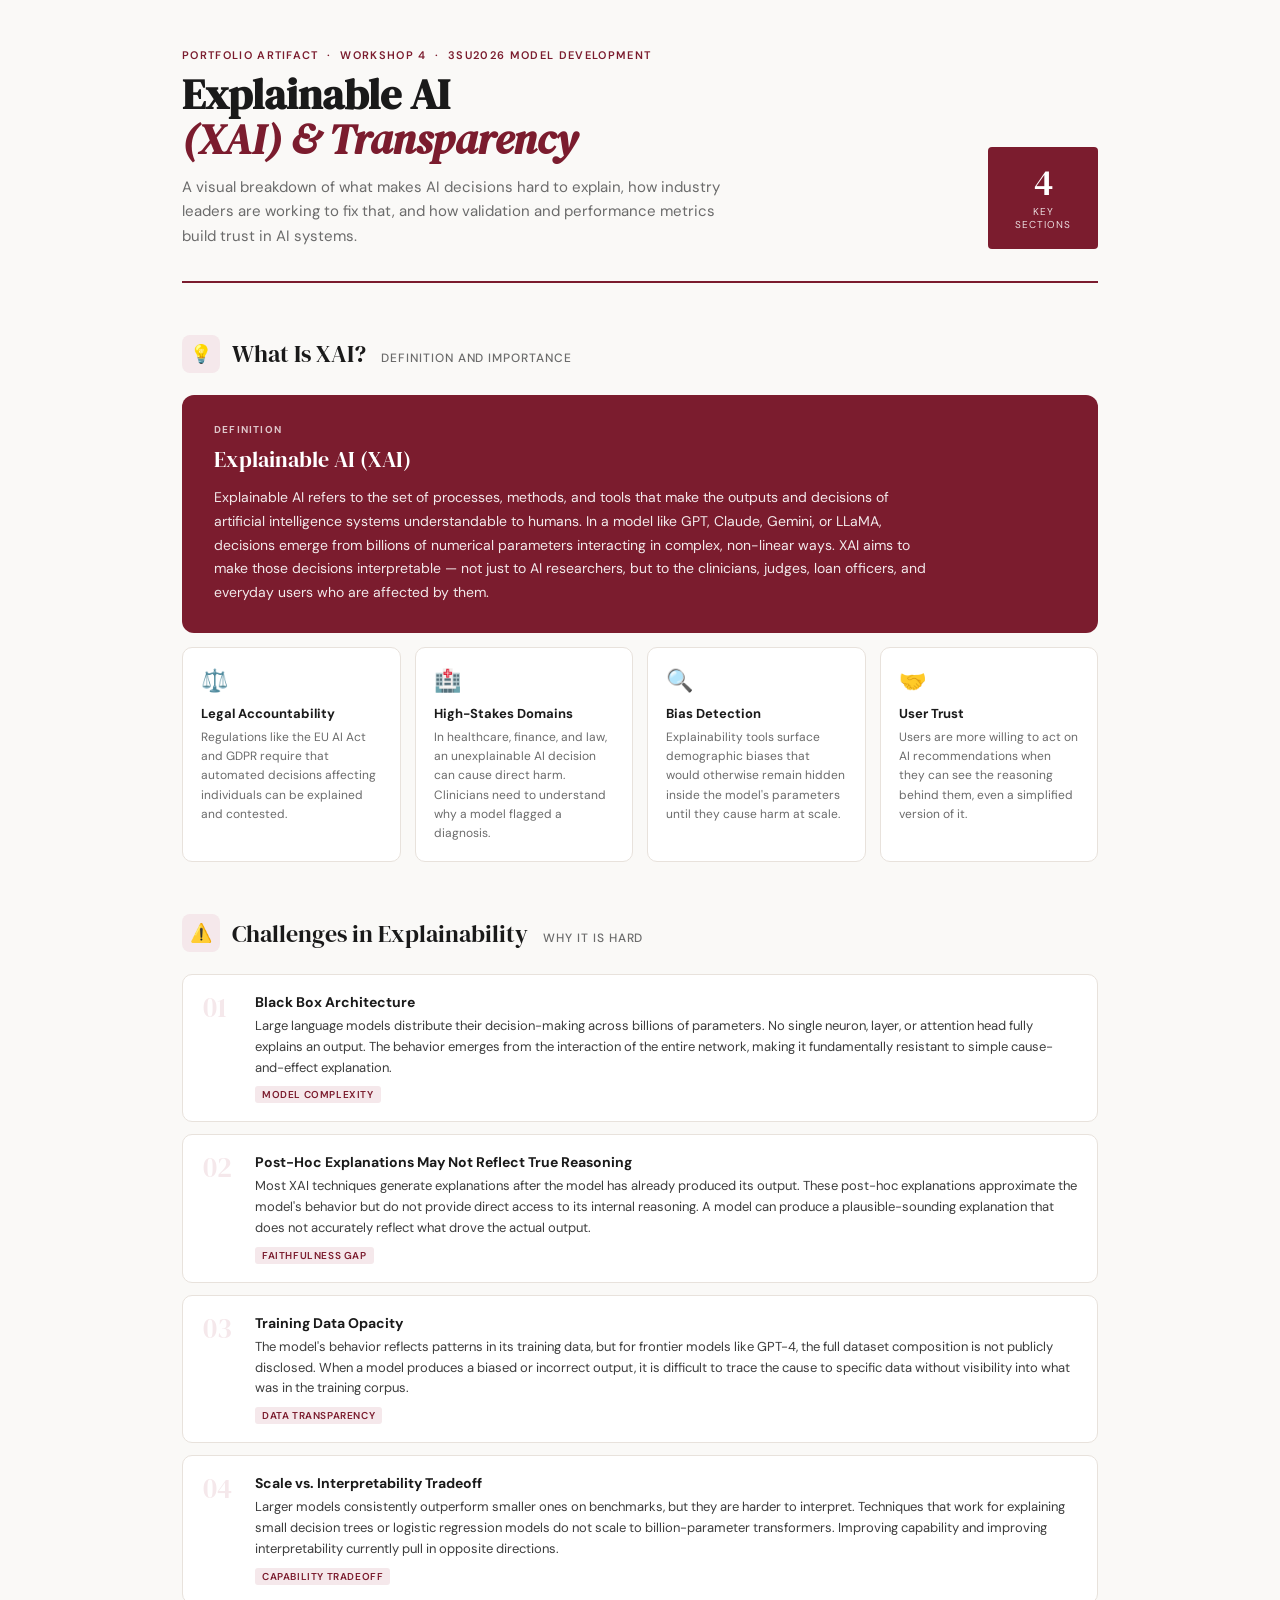
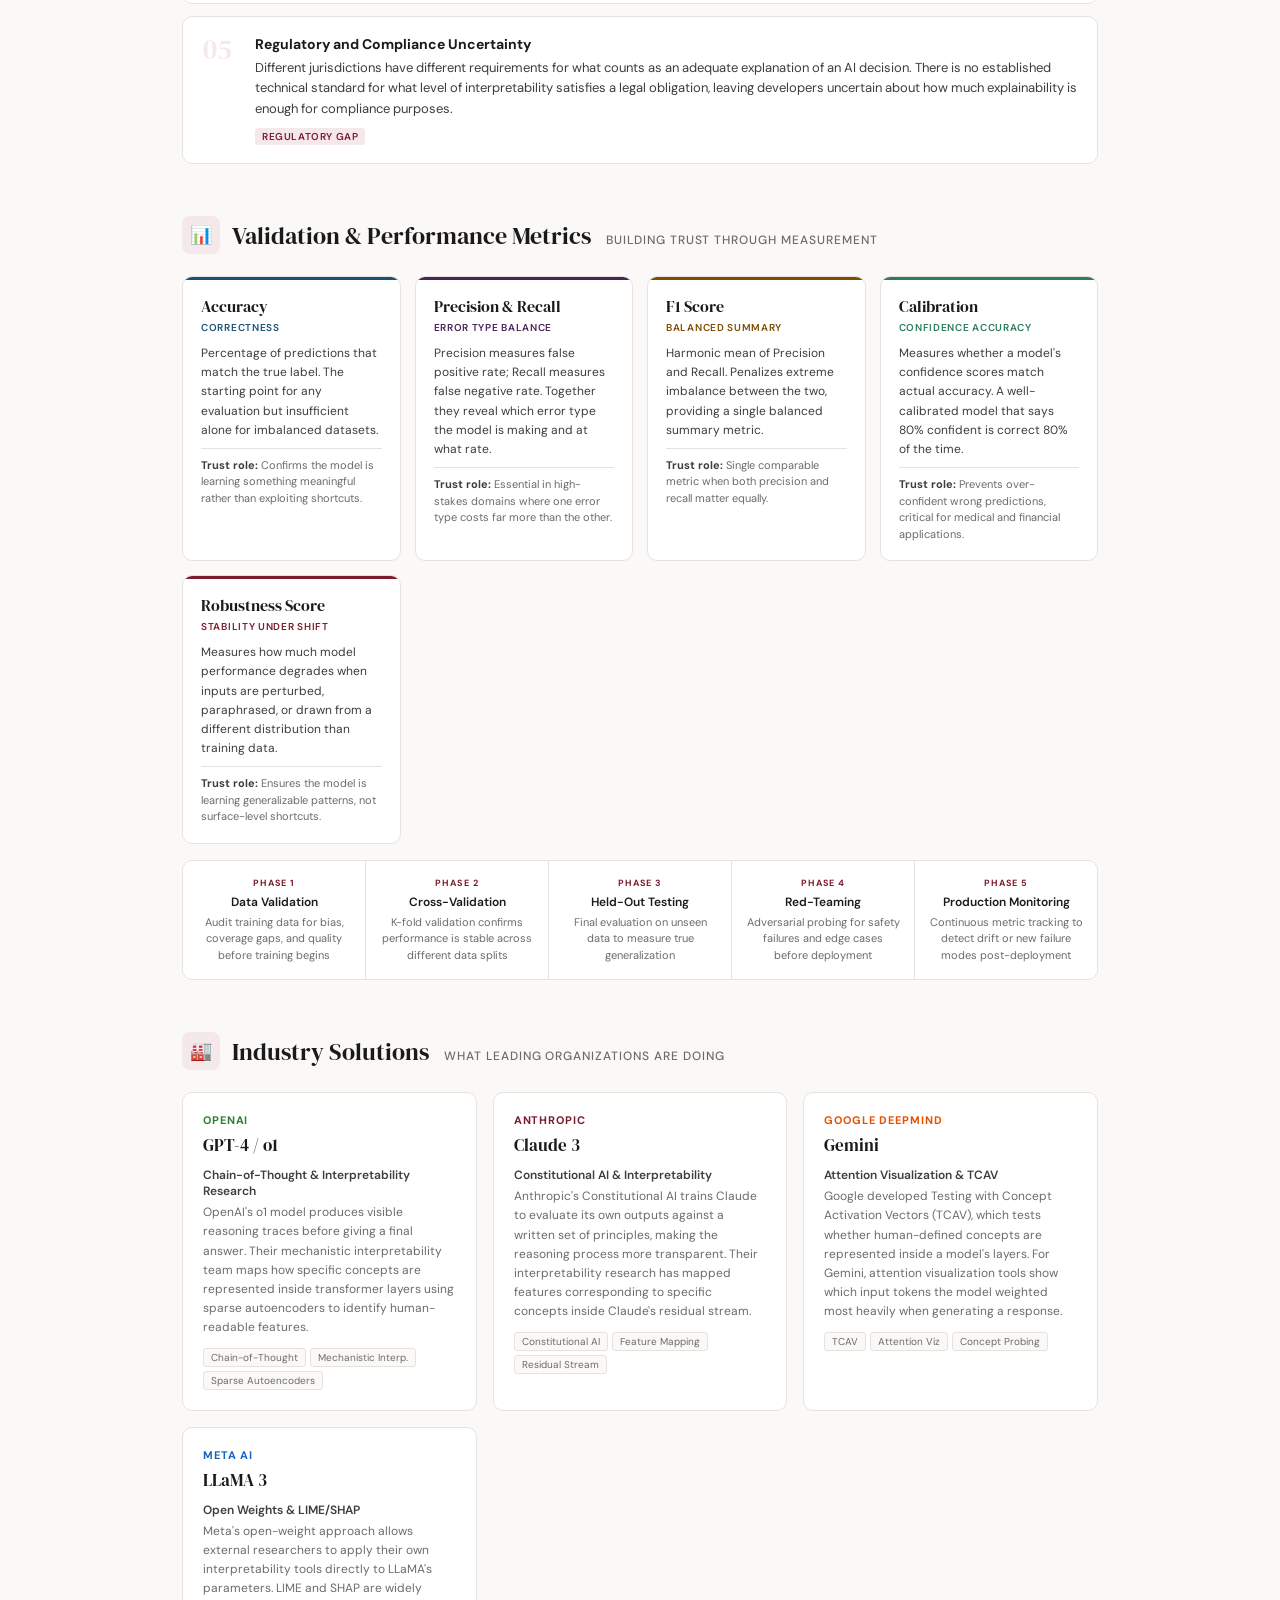
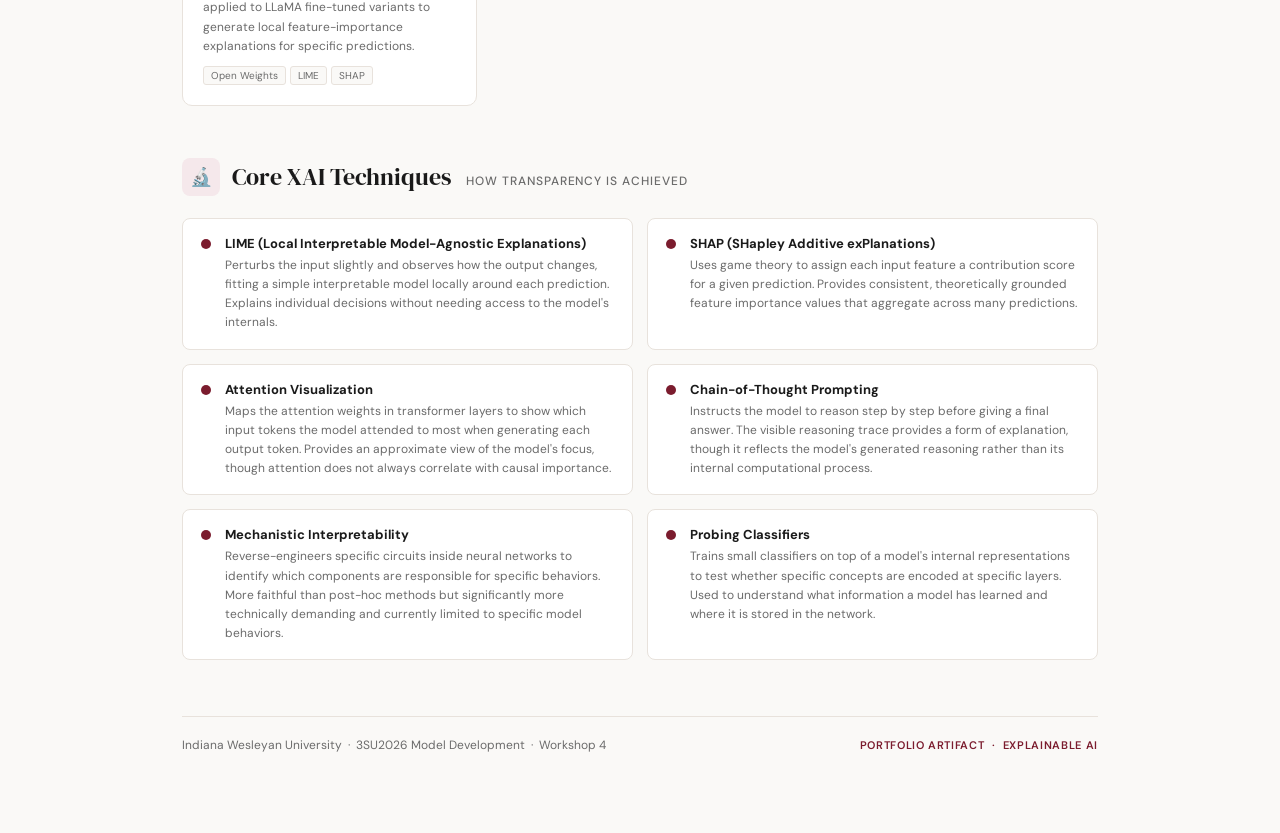
<file: xai-explainability.html>
<!DOCTYPE html>
<html lang="en">
<head>
<meta charset="UTF-8">
<meta name="viewport" content="width=device-width, initial-scale=1.0">
<title>Explainable AI — Portfolio Artifact</title>
<link href="https://fonts.googleapis.com/css2?family=DM+Serif+Display:ital@0;1&family=DM+Sans:wght@300;400;500;600&display=swap" rel="stylesheet">
<style>
  *, *::before, *::after { box-sizing: border-box; margin: 0; padding: 0; }
  :root {
    --burgundy: #7B1C2E;
    --burgundy-light: #A3293F;
    --burgundy-pale: #f5e8eb;
    --ink: #1a1a1a;
    --ink-mid: #3d3d3d;
    --ink-muted: #6b6b6b;
    --surface: #faf9f7;
    --card: #ffffff;
    --border: #e8e2dc;
    --border-strong: #d0c8c0;
    --c1: #1a5276; --bg1: #e8f1f8;
    --c2: #4a235a; --bg2: #f0e8f5;
    --c3: #7d4e00; --bg3: #fdf3e3;
    --c4: #2E7D5A; --bg4: #e6f4ee;
    --c5: #7B1C2E; --bg5: #f5e8eb;
  }
  body { font-family: 'DM Sans', sans-serif; background: var(--surface); color: var(--ink); }
  .page { max-width: 980px; margin: 0 auto; padding: 48px 32px 80px; }

  /* HERO */
  .hero { display: grid; grid-template-columns: 1fr auto; align-items: end; gap: 24px; margin-bottom: 52px; padding-bottom: 32px; border-bottom: 2px solid var(--burgundy); }
  .hero-eyebrow { font-size: 11px; font-weight: 600; letter-spacing: 0.12em; text-transform: uppercase; color: var(--burgundy); margin-bottom: 10px; }
  .hero-title { font-family: 'DM Serif Display', serif; font-size: 42px; line-height: 1.08; color: var(--ink); margin-bottom: 12px; }
  .hero-title em { color: var(--burgundy); font-style: italic; }
  .hero-sub { font-size: 15px; color: var(--ink-muted); line-height: 1.65; max-width: 560px; }
  .hero-badge { background: var(--burgundy); color: white; padding: 18px 22px; border-radius: 4px; text-align: center; min-width: 110px; flex-shrink: 0; display: flex; flex-direction: column; align-items: center; gap: 4px; }
  .hero-badge-num { font-family: 'DM Serif Display', serif; font-size: 36px; line-height: 1; }
  .hero-badge-label { font-size: 10px; letter-spacing: 0.1em; text-transform: uppercase; opacity: 0.85; line-height: 1.3; }

  /* SECTION HEADERS */
  .sec-head { display: flex; align-items: center; gap: 12px; margin-top: 52px; margin-bottom: 22px; }
  .sec-icon { width: 38px; height: 38px; border-radius: 8px; display: flex; align-items: center; justify-content: center; font-size: 18px; flex-shrink: 0; background: var(--burgundy-pale); color: var(--burgundy); }
  .sec-title { font-family: 'DM Serif Display', serif; font-size: 24px; color: var(--ink); }
  .sec-title span { font-family: 'DM Sans', sans-serif; font-size: 12px; font-weight: 500; margin-left: 10px; color: var(--ink-muted); text-transform: uppercase; letter-spacing: 0.08em; }

  /* DEFINITION BANNER */
  .def-banner { background: var(--burgundy); color: white; border-radius: 12px; padding: 28px 32px; margin-bottom: 8px; }
  .def-banner-label { font-size: 10px; font-weight: 700; letter-spacing: 0.12em; text-transform: uppercase; opacity: 0.75; margin-bottom: 8px; }
  .def-banner-title { font-family: 'DM Serif Display', serif; font-size: 22px; margin-bottom: 12px; }
  .def-banner-text { font-size: 14px; line-height: 1.7; opacity: 0.9; max-width: 720px; }

  /* WHY IT MATTERS */
  .why-grid { display: grid; grid-template-columns: repeat(auto-fill, minmax(200px, 1fr)); gap: 14px; margin-top: 8px; }
  .why-card { background: var(--card); border: 1px solid var(--border); border-radius: 10px; padding: 18px; }
  .why-icon { font-size: 22px; margin-bottom: 10px; }
  .why-title { font-size: 13px; font-weight: 700; color: var(--ink); margin-bottom: 6px; }
  .why-text { font-size: 12px; color: var(--ink-muted); line-height: 1.6; }

  /* CHALLENGES */
  .challenge-list { display: flex; flex-direction: column; gap: 12px; margin-top: 8px; }
  .challenge-item { background: var(--card); border: 1px solid var(--border); border-radius: 10px; padding: 18px 20px; display: grid; grid-template-columns: auto 1fr; gap: 16px; align-items: start; }
  .challenge-num { font-family: 'DM Serif Display', serif; font-size: 28px; color: var(--burgundy-pale); line-height: 1; flex-shrink: 0; width: 36px; }
  .challenge-title { font-size: 14px; font-weight: 700; color: var(--ink); margin-bottom: 5px; }
  .challenge-text { font-size: 13px; color: var(--ink-mid); line-height: 1.6; }
  .challenge-tag { display: inline-block; font-size: 10px; font-weight: 600; padding: 2px 7px; border-radius: 3px; background: var(--burgundy-pale); color: var(--burgundy); margin-top: 8px; text-transform: uppercase; letter-spacing: 0.06em; }

  /* VALIDATION & METRICS */
  .metrics-grid { display: grid; grid-template-columns: repeat(auto-fill, minmax(175px, 1fr)); gap: 14px; margin-top: 8px; }
  .metric-card { background: var(--card); border: 1px solid var(--border); border-radius: 10px; padding: 18px; position: relative; overflow: hidden; }
  .metric-card::before { content: ''; position: absolute; top: 0; left: 0; right: 0; height: 3px; }
  .metric-card.m1::before { background: var(--c1); }
  .metric-card.m2::before { background: var(--c2); }
  .metric-card.m3::before { background: var(--c3); }
  .metric-card.m4::before { background: var(--c4); }
  .metric-card.m5::before { background: var(--c5); }
  .metric-name { font-family: 'DM Serif Display', serif; font-size: 16px; color: var(--ink); margin-bottom: 4px; }
  .metric-label { font-size: 10px; font-weight: 600; letter-spacing: 0.07em; text-transform: uppercase; margin-bottom: 10px; }
  .m1 .metric-label { color: var(--c1); }
  .m2 .metric-label { color: var(--c2); }
  .m3 .metric-label { color: var(--c3); }
  .m4 .metric-label { color: var(--c4); }
  .m5 .metric-label { color: var(--c5); }
  .metric-text { font-size: 12px; color: var(--ink-mid); line-height: 1.6; }
  .metric-role { font-size: 11px; color: var(--ink-muted); margin-top: 8px; padding-top: 8px; border-top: 1px solid var(--border); line-height: 1.5; }
  .metric-role strong { color: var(--ink-mid); }

  /* VALIDATION PROCESS FLOW */
  .val-flow { display: flex; gap: 0; align-items: stretch; background: var(--card); border: 1px solid var(--border); border-radius: 10px; overflow: hidden; margin-top: 16px; }
  .val-step { flex: 1; padding: 16px 14px; border-right: 1px solid var(--border); text-align: center; }
  .val-step:last-child { border-right: none; }
  .val-step-n { font-size: 9px; font-weight: 700; letter-spacing: 0.1em; text-transform: uppercase; color: var(--burgundy); margin-bottom: 5px; }
  .val-step-title { font-size: 12px; font-weight: 600; color: var(--ink); margin-bottom: 4px; }
  .val-step-desc { font-size: 11px; color: var(--ink-muted); line-height: 1.5; }

  /* INDUSTRY SOLUTIONS */
  .solutions-grid { display: grid; grid-template-columns: repeat(auto-fill, minmax(220px, 1fr)); gap: 16px; margin-top: 8px; }
  .sol-card { background: var(--card); border: 1px solid var(--border); border-radius: 10px; padding: 20px; }
  .sol-org { font-size: 11px; font-weight: 700; letter-spacing: 0.08em; text-transform: uppercase; margin-bottom: 6px; }
  .sol-card.openai .sol-org { color: #2e7d32; }
  .sol-card.anthropic .sol-org { color: var(--burgundy); }
  .sol-card.google .sol-org { color: #e65100; }
  .sol-card.meta .sol-org { color: #1565c0; }
  .sol-model { font-family: 'DM Serif Display', serif; font-size: 17px; color: var(--ink); margin-bottom: 10px; }
  .sol-technique { font-size: 12px; font-weight: 600; color: var(--ink-mid); margin-bottom: 4px; }
  .sol-text { font-size: 12px; color: var(--ink-muted); line-height: 1.6; margin-bottom: 10px; }
  .sol-tags { display: flex; flex-wrap: wrap; gap: 4px; }
  .sol-tag { font-size: 10px; padding: 2px 7px; border-radius: 3px; background: var(--surface); border: 1px solid var(--border); color: var(--ink-muted); }

  /* XAI TECHNIQUES */
  .xai-grid { display: grid; grid-template-columns: 1fr 1fr; gap: 14px; margin-top: 8px; }
  .xai-item { background: var(--card); border: 1px solid var(--border); border-radius: 8px; padding: 16px 18px; display: flex; gap: 14px; }
  .xai-dot { width: 10px; height: 10px; border-radius: 50%; background: var(--burgundy); flex-shrink: 0; margin-top: 4px; }
  .xai-body {}
  .xai-title { font-size: 13px; font-weight: 700; color: var(--ink); margin-bottom: 4px; }
  .xai-text { font-size: 12px; color: var(--ink-muted); line-height: 1.6; }

  /* FOOTER */
  .footer { margin-top: 56px; padding-top: 20px; border-top: 1px solid var(--border); display: flex; justify-content: space-between; align-items: center; flex-wrap: wrap; gap: 8px; }
  .footer-left { font-size: 12px; color: var(--ink-muted); }
  .footer-right { font-size: 11px; color: var(--burgundy); font-weight: 600; letter-spacing: 0.06em; text-transform: uppercase; }

  @media (max-width: 600px) {
    .page { padding: 28px 16px 56px; }
    .hero { grid-template-columns: 1fr; }
    .xai-grid { grid-template-columns: 1fr; }
    .val-flow { flex-direction: column; }
    .val-step { border-right: none; border-bottom: 1px solid var(--border); }
    .val-step:last-child { border-bottom: none; }
  }
</style>
</head>
<body>
<div class="page">

  <!-- HERO -->
  <div class="hero">
    <div>
      <div class="hero-eyebrow">Portfolio Artifact &nbsp;·&nbsp; Workshop 4 &nbsp;·&nbsp; 3SU2026 Model Development</div>
      <h1 class="hero-title">Explainable AI<br><em>(XAI) & Transparency</em></h1>
      <p class="hero-sub">A visual breakdown of what makes AI decisions hard to explain, how industry leaders are working to fix that, and how validation and performance metrics build trust in AI systems.</p>
    </div>
    <div class="hero-badge">
      <span class="hero-badge-num">4</span>
      <span class="hero-badge-label">Key<br>Sections</span>
    </div>
  </div>

  <!-- WHAT IS XAI -->
  <div class="sec-head">
    <div class="sec-icon">💡</div>
    <div class="sec-title">What Is XAI? <span>Definition and importance</span></div>
  </div>

  <div class="def-banner">
    <div class="def-banner-label">Definition</div>
    <div class="def-banner-title">Explainable AI (XAI)</div>
    <div class="def-banner-text">Explainable AI refers to the set of processes, methods, and tools that make the outputs and decisions of artificial intelligence systems understandable to humans. In a model like GPT, Claude, Gemini, or LLaMA, decisions emerge from billions of numerical parameters interacting in complex, non-linear ways. XAI aims to make those decisions interpretable — not just to AI researchers, but to the clinicians, judges, loan officers, and everyday users who are affected by them.</div>
  </div>

  <div class="why-grid" style="margin-top:14px;">
    <div class="why-card">
      <div class="why-icon">⚖️</div>
      <div class="why-title">Legal Accountability</div>
      <div class="why-text">Regulations like the EU AI Act and GDPR require that automated decisions affecting individuals can be explained and contested.</div>
    </div>
    <div class="why-card">
      <div class="why-icon">🏥</div>
      <div class="why-title">High-Stakes Domains</div>
      <div class="why-text">In healthcare, finance, and law, an unexplainable AI decision can cause direct harm. Clinicians need to understand why a model flagged a diagnosis.</div>
    </div>
    <div class="why-card">
      <div class="why-icon">🔍</div>
      <div class="why-title">Bias Detection</div>
      <div class="why-text">Explainability tools surface demographic biases that would otherwise remain hidden inside the model's parameters until they cause harm at scale.</div>
    </div>
    <div class="why-card">
      <div class="why-icon">🤝</div>
      <div class="why-title">User Trust</div>
      <div class="why-text">Users are more willing to act on AI recommendations when they can see the reasoning behind them, even a simplified version of it.</div>
    </div>
  </div>

  <!-- CHALLENGES -->
  <div class="sec-head">
    <div class="sec-icon">⚠️</div>
    <div class="sec-title">Challenges in Explainability <span>Why it is hard</span></div>
  </div>

  <div class="challenge-list">
    <div class="challenge-item">
      <div class="challenge-num">01</div>
      <div>
        <div class="challenge-title">Black Box Architecture</div>
        <div class="challenge-text">Large language models distribute their decision-making across billions of parameters. No single neuron, layer, or attention head fully explains an output. The behavior emerges from the interaction of the entire network, making it fundamentally resistant to simple cause-and-effect explanation.</div>
        <span class="challenge-tag">Model Complexity</span>
      </div>
    </div>
    <div class="challenge-item">
      <div class="challenge-num">02</div>
      <div>
        <div class="challenge-title">Post-Hoc Explanations May Not Reflect True Reasoning</div>
        <div class="challenge-text">Most XAI techniques generate explanations after the model has already produced its output. These post-hoc explanations approximate the model's behavior but do not provide direct access to its internal reasoning. A model can produce a plausible-sounding explanation that does not accurately reflect what drove the actual output.</div>
        <span class="challenge-tag">Faithfulness Gap</span>
      </div>
    </div>
    <div class="challenge-item">
      <div class="challenge-num">03</div>
      <div>
        <div class="challenge-title">Training Data Opacity</div>
        <div class="challenge-text">The model's behavior reflects patterns in its training data, but for frontier models like GPT-4, the full dataset composition is not publicly disclosed. When a model produces a biased or incorrect output, it is difficult to trace the cause to specific data without visibility into what was in the training corpus.</div>
        <span class="challenge-tag">Data Transparency</span>
      </div>
    </div>
    <div class="challenge-item">
      <div class="challenge-num">04</div>
      <div>
        <div class="challenge-title">Scale vs. Interpretability Tradeoff</div>
        <div class="challenge-text">Larger models consistently outperform smaller ones on benchmarks, but they are harder to interpret. Techniques that work for explaining small decision trees or logistic regression models do not scale to billion-parameter transformers. Improving capability and improving interpretability currently pull in opposite directions.</div>
        <span class="challenge-tag">Capability Tradeoff</span>
      </div>
    </div>
    <div class="challenge-item">
      <div class="challenge-num">05</div>
      <div>
        <div class="challenge-title">Regulatory and Compliance Uncertainty</div>
        <div class="challenge-text">Different jurisdictions have different requirements for what counts as an adequate explanation of an AI decision. There is no established technical standard for what level of interpretability satisfies a legal obligation, leaving developers uncertain about how much explainability is enough for compliance purposes.</div>
        <span class="challenge-tag">Regulatory Gap</span>
      </div>
    </div>
  </div>

  <!-- VALIDATION & METRICS -->
  <div class="sec-head">
    <div class="sec-icon">📊</div>
    <div class="sec-title">Validation & Performance Metrics <span>Building trust through measurement</span></div>
  </div>

  <div class="metrics-grid">
    <div class="metric-card m1">
      <div class="metric-name">Accuracy</div>
      <div class="metric-label">Correctness</div>
      <div class="metric-text">Percentage of predictions that match the true label. The starting point for any evaluation but insufficient alone for imbalanced datasets.</div>
      <div class="metric-role"><strong>Trust role:</strong> Confirms the model is learning something meaningful rather than exploiting shortcuts.</div>
    </div>
    <div class="metric-card m2">
      <div class="metric-name">Precision & Recall</div>
      <div class="metric-label">Error Type Balance</div>
      <div class="metric-text">Precision measures false positive rate; Recall measures false negative rate. Together they reveal which error type the model is making and at what rate.</div>
      <div class="metric-role"><strong>Trust role:</strong> Essential in high-stakes domains where one error type costs far more than the other.</div>
    </div>
    <div class="metric-card m3">
      <div class="metric-name">F1 Score</div>
      <div class="metric-label">Balanced Summary</div>
      <div class="metric-text">Harmonic mean of Precision and Recall. Penalizes extreme imbalance between the two, providing a single balanced summary metric.</div>
      <div class="metric-role"><strong>Trust role:</strong> Single comparable metric when both precision and recall matter equally.</div>
    </div>
    <div class="metric-card m4">
      <div class="metric-name">Calibration</div>
      <div class="metric-label">Confidence Accuracy</div>
      <div class="metric-text">Measures whether a model's confidence scores match actual accuracy. A well-calibrated model that says 80% confident is correct 80% of the time.</div>
      <div class="metric-role"><strong>Trust role:</strong> Prevents over-confident wrong predictions, critical for medical and financial applications.</div>
    </div>
    <div class="metric-card m5">
      <div class="metric-name">Robustness Score</div>
      <div class="metric-label">Stability Under Shift</div>
      <div class="metric-text">Measures how much model performance degrades when inputs are perturbed, paraphrased, or drawn from a different distribution than training data.</div>
      <div class="metric-role"><strong>Trust role:</strong> Ensures the model is learning generalizable patterns, not surface-level shortcuts.</div>
    </div>
  </div>

  <div class="val-flow">
    <div class="val-step">
      <div class="val-step-n">Phase 1</div>
      <div class="val-step-title">Data Validation</div>
      <div class="val-step-desc">Audit training data for bias, coverage gaps, and quality before training begins</div>
    </div>
    <div class="val-step">
      <div class="val-step-n">Phase 2</div>
      <div class="val-step-title">Cross-Validation</div>
      <div class="val-step-desc">K-fold validation confirms performance is stable across different data splits</div>
    </div>
    <div class="val-step">
      <div class="val-step-n">Phase 3</div>
      <div class="val-step-title">Held-Out Testing</div>
      <div class="val-step-desc">Final evaluation on unseen data to measure true generalization</div>
    </div>
    <div class="val-step">
      <div class="val-step-n">Phase 4</div>
      <div class="val-step-title">Red-Teaming</div>
      <div class="val-step-desc">Adversarial probing for safety failures and edge cases before deployment</div>
    </div>
    <div class="val-step">
      <div class="val-step-n">Phase 5</div>
      <div class="val-step-title">Production Monitoring</div>
      <div class="val-step-desc">Continuous metric tracking to detect drift or new failure modes post-deployment</div>
    </div>
  </div>

  <!-- INDUSTRY SOLUTIONS -->
  <div class="sec-head">
    <div class="sec-icon">🏭</div>
    <div class="sec-title">Industry Solutions <span>What leading organizations are doing</span></div>
  </div>

  <div class="solutions-grid">
    <div class="sol-card openai">
      <div class="sol-org">OpenAI</div>
      <div class="sol-model">GPT-4 / o1</div>
      <div class="sol-technique">Chain-of-Thought & Interpretability Research</div>
      <div class="sol-text">OpenAI's o1 model produces visible reasoning traces before giving a final answer. Their mechanistic interpretability team maps how specific concepts are represented inside transformer layers using sparse autoencoders to identify human-readable features.</div>
      <div class="sol-tags"><span class="sol-tag">Chain-of-Thought</span><span class="sol-tag">Mechanistic Interp.</span><span class="sol-tag">Sparse Autoencoders</span></div>
    </div>
    <div class="sol-card anthropic">
      <div class="sol-org">Anthropic</div>
      <div class="sol-model">Claude 3</div>
      <div class="sol-technique">Constitutional AI & Interpretability</div>
      <div class="sol-text">Anthropic's Constitutional AI trains Claude to evaluate its own outputs against a written set of principles, making the reasoning process more transparent. Their interpretability research has mapped features corresponding to specific concepts inside Claude's residual stream.</div>
      <div class="sol-tags"><span class="sol-tag">Constitutional AI</span><span class="sol-tag">Feature Mapping</span><span class="sol-tag">Residual Stream</span></div>
    </div>
    <div class="sol-card google">
      <div class="sol-org">Google DeepMind</div>
      <div class="sol-model">Gemini</div>
      <div class="sol-technique">Attention Visualization & TCAV</div>
      <div class="sol-text">Google developed Testing with Concept Activation Vectors (TCAV), which tests whether human-defined concepts are represented inside a model's layers. For Gemini, attention visualization tools show which input tokens the model weighted most heavily when generating a response.</div>
      <div class="sol-tags"><span class="sol-tag">TCAV</span><span class="sol-tag">Attention Viz</span><span class="sol-tag">Concept Probing</span></div>
    </div>
    <div class="sol-card meta">
      <div class="sol-org">Meta AI</div>
      <div class="sol-model">LLaMA 3</div>
      <div class="sol-technique">Open Weights & LIME/SHAP</div>
      <div class="sol-text">Meta's open-weight approach allows external researchers to apply their own interpretability tools directly to LLaMA's parameters. LIME and SHAP are widely applied to LLaMA fine-tuned variants to generate local feature-importance explanations for specific predictions.</div>
      <div class="sol-tags"><span class="sol-tag">Open Weights</span><span class="sol-tag">LIME</span><span class="sol-tag">SHAP</span></div>
    </div>
  </div>

  <!-- XAI TECHNIQUES -->
  <div class="sec-head">
    <div class="sec-icon">🔬</div>
    <div class="sec-title">Core XAI Techniques <span>How transparency is achieved</span></div>
  </div>

  <div class="xai-grid">
    <div class="xai-item">
      <div class="xai-dot"></div>
      <div class="xai-body">
        <div class="xai-title">LIME (Local Interpretable Model-Agnostic Explanations)</div>
        <div class="xai-text">Perturbs the input slightly and observes how the output changes, fitting a simple interpretable model locally around each prediction. Explains individual decisions without needing access to the model's internals.</div>
      </div>
    </div>
    <div class="xai-item">
      <div class="xai-dot"></div>
      <div class="xai-body">
        <div class="xai-title">SHAP (SHapley Additive exPlanations)</div>
        <div class="xai-text">Uses game theory to assign each input feature a contribution score for a given prediction. Provides consistent, theoretically grounded feature importance values that aggregate across many predictions.</div>
      </div>
    </div>
    <div class="xai-item">
      <div class="xai-dot"></div>
      <div class="xai-body">
        <div class="xai-title">Attention Visualization</div>
        <div class="xai-text">Maps the attention weights in transformer layers to show which input tokens the model attended to most when generating each output token. Provides an approximate view of the model's focus, though attention does not always correlate with causal importance.</div>
      </div>
    </div>
    <div class="xai-item">
      <div class="xai-dot"></div>
      <div class="xai-body">
        <div class="xai-title">Chain-of-Thought Prompting</div>
        <div class="xai-text">Instructs the model to reason step by step before giving a final answer. The visible reasoning trace provides a form of explanation, though it reflects the model's generated reasoning rather than its internal computational process.</div>
      </div>
    </div>
    <div class="xai-item">
      <div class="xai-dot"></div>
      <div class="xai-body">
        <div class="xai-title">Mechanistic Interpretability</div>
        <div class="xai-text">Reverse-engineers specific circuits inside neural networks to identify which components are responsible for specific behaviors. More faithful than post-hoc methods but significantly more technically demanding and currently limited to specific model behaviors.</div>
      </div>
    </div>
    <div class="xai-item">
      <div class="xai-dot"></div>
      <div class="xai-body">
        <div class="xai-title">Probing Classifiers</div>
        <div class="xai-text">Trains small classifiers on top of a model's internal representations to test whether specific concepts are encoded at specific layers. Used to understand what information a model has learned and where it is stored in the network.</div>
      </div>
    </div>
  </div>

  <!-- FOOTER -->
  <div class="footer">
    <div class="footer-left">Indiana Wesleyan University &nbsp;·&nbsp; 3SU2026 Model Development &nbsp;·&nbsp; Workshop 4</div>
    <div class="footer-right">Portfolio Artifact &nbsp;·&nbsp; Explainable AI</div>
  </div>

</div>
</body>
</html>
</file>
<file: css/index.css>
:root {
  --bg: #0b0f1a;
  --panel: #111827;
  --muted: #9aa4b2;
  --text: #e5e7eb;
  --accent: #60a5fa;
  --ring: rgba(96, 165, 250, 0.35);
}
* {
  box-sizing: border-box;
  margin: 0;
  padding: 0;
}
body {
  background: var(--bg);
  color: var(--text);
  font-family:
    system-ui,
    -apple-system,
    Segoe UI,
    Roboto,
    Helvetica,
    Arial;
  line-height: 1.6;
}
a {
  color: var(--accent);
  text-decoration: none;
}
a:hover {
  text-decoration: underline;
}
.container {
  width: min(1100px, 92%);
  margin: 0 auto;
}

/* NAV */
header {
  position: sticky;
  top: 0;
  background: rgba(11, 15, 26, 0.88);
  backdrop-filter: blur(8px);
  border-bottom: 1px solid rgba(255, 255, 255, 0.07);
  z-index: 100;
}
nav {
  display: flex;
  align-items: center;
  justify-content: space-between;
  padding: 0.8rem 0;
}
.brand {
  font-weight: 700;
  font-size: 1rem;
}
.brand small {
  color: var(--muted);
  font-weight: 400;
}
.nav-links {
  display: flex;
  gap: 0.5rem;
  flex-wrap: wrap;
}
.nav-links a {
  padding: 0.35rem 0.7rem;
  border-radius: 0.5rem;
  font-size: 0.9rem;
  color: var(--muted);
  transition:
    color 0.15s,
    background 0.15s;
}
.nav-links a:hover {
  background: rgba(255, 255, 255, 0.06);
  color: var(--text);
  text-decoration: none;
}

/* HERO */
.hero {
  padding: 4.5rem 0 3.5rem;
  display: grid;
  grid-template-columns: 1.3fr 0.7fr;
  gap: 2.5rem;
  align-items: center;
}
.hero-text h1 {
  font-size: 2.6rem;
  font-weight: 700;
  line-height: 1.15;
  margin-bottom: 1rem;
}
.hero-text h1 span {
  color: var(--accent);
}
.hero-text p {
  color: var(--muted);
  font-size: 1rem;
  max-width: 480px;
  margin-bottom: 1.5rem;
  line-height: 1.7;
}
.hero-btns {
  display: flex;
  gap: 0.75rem;
  flex-wrap: wrap;
}
.btn {
  display: inline-block;
  padding: 0.6rem 1.1rem;
  border-radius: 0.6rem;
  border: 1px solid rgba(255, 255, 255, 0.12);
  background: linear-gradient(
    180deg,
    rgba(96, 165, 250, 0.15),
    rgba(96, 165, 250, 0.05)
  );
  color: #eaf2ff;
  font-size: 0.875rem;
  transition: filter 0.15s;
}
.btn:hover {
  filter: brightness(1.1);
  text-decoration: none;
}
.btn-outline {
  background: transparent;
  border-color: rgba(255, 255, 255, 0.15);
  color: var(--muted);
}
.btn-outline:hover {
  color: var(--text);
  background: rgba(255, 255, 255, 0.05);
}
.kpis {
  display: grid;
  grid-template-columns: repeat(3, 1fr);
  gap: 1rem;
}
.kpi {
  background: #0f172a;
  border: 1px solid rgba(255, 255, 255, 0.06);
  border-radius: 1rem;
  padding: 1.1rem;
  text-align: center;
}
.kpi b {
  display: block;
  font-size: 1.2rem;
  color: var(--accent);
}
.kpi span {
  font-size: 0.75rem;
  color: var(--muted);
}

/* SECTIONS */
section {
  padding: 3rem 0;
  border-top: 1px solid rgba(255, 255, 255, 0.05);
}
.section-label {
  font-size: 0.7rem;
  font-weight: 600;
  letter-spacing: 0.12em;
  text-transform: uppercase;
  color: var(--accent);
  margin-bottom: 0.5rem;
}
h2 {
  font-size: 1.8rem;
  font-weight: 700;
  margin-bottom: 1rem;
}

/* PANEL */
.panel {
  background: var(--panel);
  border: 1px solid rgba(255, 255, 255, 0.06);
  border-radius: 1rem;
  padding: 1.75rem;
}
.panel h3 {
  font-size: 0.95rem;
  font-weight: 600;
  color: var(--accent);
  margin: 1.25rem 0 0.4rem;
}
.panel h3:first-child {
  margin-top: 0;
}
.panel p {
  color: var(--muted);
  font-size: 0.92rem;
  line-height: 1.7;
}

/* SKILLS */
.skills-grid {
  display: grid;
  grid-template-columns: repeat(auto-fill, minmax(200px, 1fr));
  gap: 1rem;
  margin-top: 1.5rem;
}
.skill-group {
  background: var(--panel);
  border: 1px solid rgba(255, 255, 255, 0.06);
  border-radius: 0.875rem;
  padding: 1rem 1.25rem;
}
.skill-group-title {
  font-size: 0.72rem;
  font-weight: 600;
  letter-spacing: 0.1em;
  text-transform: uppercase;
  color: var(--accent);
  margin-bottom: 0.6rem;
}
.skill-tags {
  display: flex;
  flex-wrap: wrap;
  gap: 0.4rem;
}
.tag {
  font-size: 0.78rem;
  padding: 0.2rem 0.6rem;
  border-radius: 100px;
  background: rgba(96, 165, 250, 0.1);
  color: #93c5fd;
  border: 1px solid rgba(96, 165, 250, 0.2);
}

/* ARTIFACTS */
.artifacts-grid {
  display: grid;
  grid-template-columns: repeat(auto-fill, minmax(300px, 1fr));
  gap: 1.25rem;
  margin-top: 1.5rem;
}
.artifact-card {
  background: rgba(17, 24, 39, 0.9);
  border: 1px solid rgba(255, 255, 255, 0.06);
  border-radius: 1rem;
  padding: 1.25rem;
  display: flex;
  flex-direction: column;
  gap: 0.75rem;
  transition:
    transform 0.2s,
    box-shadow 0.2s;
  position: relative;
  overflow: hidden;
}
.artifact-card::before {
  content: "";
  position: absolute;
  top: 0;
  left: 0;
  right: 0;
  height: 2px;
  background: linear-gradient(90deg, #60a5fa, #a78bfa);
}
.artifact-card:hover {
  transform: translateY(-3px);
  box-shadow: 0 12px 28px rgba(0, 0, 0, 0.3);
}
.artifact-number {
  font-size: 0.7rem;
  font-weight: 600;
  letter-spacing: 0.1em;
  text-transform: uppercase;
  color: var(--accent);
}
.artifact-card h3 {
  font-size: 1rem;
  font-weight: 600;
  line-height: 1.4;
  color: var(--text);
}
.artifact-card p {
  font-size: 0.855rem;
  color: var(--muted);
  line-height: 1.6;
}
.artifact-meta {
  display: flex;
  flex-wrap: wrap;
  gap: 0.4rem;
  margin-top: 0.25rem;
}
.meta-tag {
  font-size: 0.72rem;
  padding: 0.2rem 0.6rem;
  border-radius: 4px;
  background: rgba(255, 255, 255, 0.05);
  color: var(--muted);
  border: 1px solid rgba(255, 255, 255, 0.08);
}
.artifact-footer {
  margin-top: auto;
  padding-top: 0.75rem;
}

/* CONTACT */
.contact-grid {
  display: grid;
  grid-template-columns: repeat(auto-fill, minmax(200px, 1fr));
  gap: 1rem;
  margin-top: 1.5rem;
}
.contact-item {
  background: var(--panel);
  border: 1px solid rgba(255, 255, 255, 0.06);
  border-radius: 0.875rem;
  padding: 1rem 1.25rem;
  font-size: 0.875rem;
}
.contact-item span {
  display: block;
  font-size: 0.7rem;
  color: var(--muted);
  text-transform: uppercase;
  letter-spacing: 0.08em;
  margin-bottom: 0.3rem;
}

footer {
  padding: 2rem 0;
  color: var(--muted);
  text-align: center;
  font-size: 0.85rem;
  border-top: 1px solid rgba(255, 255, 255, 0.06);
}

@media (max-width: 680px) {
  .hero {
    grid-template-columns: 1fr;
  }
  .hero-text h1 {
    font-size: 2rem;
  }
  .kpis {
    grid-template-columns: repeat(3, 1fr);
  }
}
</file>
<file: css/neural-networks.css>
*,
*::before,
*::after {
  box-sizing: border-box;
  margin: 0;
  padding: 0;
}

:root {
  --burgundy: #7b1c2e;
  --burgundy-light: #a3293f;
  --burgundy-pale: #f5e8eb;
  --ink: #1a1a1a;
  --ink-mid: #3d3d3d;
  --ink-muted: #6b6b6b;
  --surface: #faf9f7;
  --surface-card: #ffffff;
  --border: #e8e2dc;
  --border-strong: #d0c8c0;

  --layer-color: #1a5276;
  --layer-bg: #e8f1f8;
  --neuron-color: #2e7d5a;
  --neuron-bg: #e6f4ee;
  --weight-color: #7d4e00;
  --weight-bg: #fdf3e3;
  --activation-color: #4a235a;
  --activation-bg: #f0e8f5;
  --loss-color: #7b1c2e;
  --loss-bg: #f5e8eb;
  --optim-color: #1a3a5c;
  --optim-bg: #e3ecf7;
}

body {
  font-family: "DM Sans", sans-serif;
  background: var(--surface);
  color: var(--ink);
  min-height: 100vh;
}

.page {
  max-width: 980px;
  margin: 0 auto;
  padding: 48px 32px 80px;
}

/* HERO */
.hero {
  display: grid;
  grid-template-columns: 1fr auto;
  align-items: end;
  gap: 24px;
  margin-bottom: 52px;
  padding-bottom: 32px;
  border-bottom: 2px solid var(--burgundy);
}
.hero-eyebrow {
  font-size: 11px;
  font-weight: 600;
  letter-spacing: 0.12em;
  text-transform: uppercase;
  color: var(--burgundy);
  margin-bottom: 10px;
}
.hero-title {
  font-family: "DM Serif Display", serif;
  font-size: 44px;
  line-height: 1.08;
  color: var(--ink);
  margin-bottom: 14px;
}
.hero-title em {
  color: var(--burgundy);
  font-style: italic;
}
.hero-sub {
  font-size: 15px;
  color: var(--ink-muted);
  line-height: 1.65;
  max-width: 560px;
}
.hero-badge {
  background: var(--burgundy);
  color: white;
  padding: 18px 22px;
  border-radius: 4px;
  text-align: center;
  min-width: 110px;
  flex-shrink: 0;
  display: flex;
  flex-direction: column;
  align-items: center;
  gap: 4px;
}
.hero-badge-num {
  font-family: "DM Serif Display", serif;
  font-size: 38px;
  line-height: 1;
}
.hero-badge-label {
  font-size: 10px;
  letter-spacing: 0.1em;
  text-transform: uppercase;
  opacity: 0.85;
  line-height: 1.3;
}

/* SECTION HEADERS */
.sec-head {
  display: flex;
  align-items: center;
  gap: 12px;
  margin-top: 56px;
  margin-bottom: 24px;
}
.sec-icon {
  width: 38px;
  height: 38px;
  border-radius: 8px;
  display: flex;
  align-items: center;
  justify-content: center;
  font-size: 18px;
  flex-shrink: 0;
  background: var(--burgundy-pale);
  color: var(--burgundy);
}
.sec-title {
  font-family: "DM Serif Display", serif;
  font-size: 24px;
  color: var(--ink);
}
.sec-title span {
  font-family: "DM Sans", sans-serif;
  font-size: 12px;
  font-weight: 500;
  margin-left: 10px;
  color: var(--ink-muted);
  text-transform: uppercase;
  letter-spacing: 0.08em;
}

/* ARCHITECTURE DIAGRAM */
.arch-wrap {
  background: var(--surface-card);
  border: 1px solid var(--border);
  border-radius: 12px;
  padding: 36px 28px;
  margin-bottom: 12px;
  overflow-x: auto;
}
.arch-diagram {
  display: flex;
  align-items: stretch;
  gap: 0;
  min-width: 600px;
  position: relative;
}
.arch-layer {
  display: flex;
  flex-direction: column;
  align-items: center;
  gap: 10px;
  flex: 1;
  position: relative;
}
.arch-layer-label {
  font-size: 11px;
  font-weight: 600;
  letter-spacing: 0.08em;
  text-transform: uppercase;
  margin-bottom: 6px;
}
.arch-layer-label.input {
  color: var(--layer-color);
}
.arch-layer-label.hidden {
  color: var(--activation-color);
}
.arch-layer-label.output {
  color: var(--loss-color);
}

.neuron-col {
  display: flex;
  flex-direction: column;
  gap: 10px;
  align-items: center;
}
.neuron-node {
  width: 44px;
  height: 44px;
  border-radius: 50%;
  display: flex;
  align-items: center;
  justify-content: center;
  font-size: 10px;
  font-weight: 600;
  letter-spacing: 0.04em;
  border: 2px solid;
  position: relative;
  z-index: 2;
  transition: transform 0.2s;
}
.neuron-node:hover {
  transform: scale(1.12);
}
.neuron-node.input-n {
  background: var(--layer-bg);
  border-color: var(--layer-color);
  color: var(--layer-color);
}
.neuron-node.hidden-n {
  background: var(--activation-bg);
  border-color: var(--activation-color);
  color: var(--activation-color);
}
.neuron-node.output-n {
  background: var(--loss-bg);
  border-color: var(--loss-color);
  color: var(--loss-color);
}

.arch-arrow-zone {
  display: flex;
  align-items: center;
  justify-content: center;
  width: 48px;
  flex-shrink: 0;
  position: relative;
}
.arch-arrow-zone svg {
  width: 100%;
  height: 200px;
  overflow: visible;
}

.arch-note {
  font-size: 11px;
  color: var(--ink-muted);
  text-align: center;
  margin-top: 20px;
  line-height: 1.6;
}

/* DATA FLOW BAR */
.data-flow {
  display: flex;
  align-items: center;
  gap: 0;
  background: var(--surface-card);
  border: 1px solid var(--border);
  border-radius: 10px;
  overflow: hidden;
  margin-bottom: 40px;
}
.flow-step {
  flex: 1;
  padding: 14px 16px;
  text-align: center;
  border-right: 1px solid var(--border);
  position: relative;
}
.flow-step:last-child {
  border-right: none;
}
.flow-step-num {
  font-size: 9px;
  font-weight: 700;
  letter-spacing: 0.1em;
  text-transform: uppercase;
  color: var(--ink-muted);
  margin-bottom: 4px;
}
.flow-step-label {
  font-size: 13px;
  font-weight: 600;
  color: var(--ink);
}
.flow-step-sub {
  font-size: 11px;
  color: var(--ink-muted);
  margin-top: 2px;
}
.flow-step.active-step {
  background: var(--burgundy-pale);
}
.flow-step.active-step .flow-step-label {
  color: var(--burgundy);
}

/* COMPONENT CARDS */
.comp-grid {
  display: grid;
  grid-template-columns: repeat(auto-fill, minmax(270px, 1fr));
  gap: 18px;
}
.comp-card {
  background: var(--surface-card);
  border: 1px solid var(--border);
  border-radius: 10px;
  padding: 22px;
  position: relative;
  overflow: hidden;
}
.comp-card::before {
  content: "";
  position: absolute;
  top: 0;
  left: 0;
  right: 0;
  height: 3px;
}
.comp-card.c-layer::before {
  background: var(--layer-color);
}
.comp-card.c-neuron::before {
  background: var(--neuron-color);
}
.comp-card.c-weight::before {
  background: var(--weight-color);
}
.comp-card.c-activ::before {
  background: var(--activation-color);
}
.comp-card.c-loss::before {
  background: var(--loss-color);
}
.comp-card.c-optim::before {
  background: var(--optim-color);
}

.comp-icon {
  width: 36px;
  height: 36px;
  border-radius: 8px;
  display: flex;
  align-items: center;
  justify-content: center;
  font-size: 17px;
  margin-bottom: 14px;
}
.comp-card.c-layer .comp-icon {
  background: var(--layer-bg);
}
.comp-card.c-neuron .comp-icon {
  background: var(--neuron-bg);
}
.comp-card.c-weight .comp-icon {
  background: var(--weight-bg);
}
.comp-card.c-activ .comp-icon {
  background: var(--activation-bg);
}
.comp-card.c-loss .comp-icon {
  background: var(--loss-bg);
}
.comp-card.c-optim .comp-icon {
  background: var(--optim-bg);
}

.comp-name {
  font-family: "DM Serif Display", serif;
  font-size: 18px;
  color: var(--ink);
  margin-bottom: 6px;
}
.comp-role {
  font-size: 11px;
  font-weight: 600;
  letter-spacing: 0.07em;
  text-transform: uppercase;
  margin-bottom: 10px;
}
.comp-card.c-layer .comp-role {
  color: var(--layer-color);
}
.comp-card.c-neuron .comp-role {
  color: var(--neuron-color);
}
.comp-card.c-weight .comp-role {
  color: var(--weight-color);
}
.comp-card.c-activ .comp-role {
  color: var(--activation-color);
}
.comp-card.c-loss .comp-role {
  color: var(--loss-color);
}
.comp-card.c-optim .comp-role {
  color: var(--optim-color);
}

.comp-desc {
  font-size: 13px;
  color: var(--ink-mid);
  line-height: 1.6;
  margin-bottom: 14px;
}
.comp-analogy {
  background: var(--surface);
  border-radius: 6px;
  padding: 10px 12px;
  font-size: 12px;
  color: var(--ink-muted);
  line-height: 1.5;
  margin-bottom: 12px;
  border-left: 3px solid var(--border-strong);
}
.comp-analogy strong {
  color: var(--ink-mid);
}
.comp-examples {
  display: flex;
  flex-wrap: wrap;
  gap: 5px;
}
.ex-tag {
  font-size: 11px;
  padding: 2px 8px;
  border-radius: 4px;
  background: var(--surface);
  border: 1px solid var(--border);
  color: var(--ink-muted);
}

/* ACTIVATION FUNCTIONS VISUAL */
.activ-fns {
  display: grid;
  grid-template-columns: repeat(3, 1fr);
  gap: 12px;
  margin-top: 16px;
}
.afn-card {
  background: var(--activation-bg);
  border: 1px solid #c4a0d8;
  border-radius: 8px;
  padding: 12px;
  text-align: center;
}
.afn-name {
  font-size: 12px;
  font-weight: 700;
  color: var(--activation-color);
  margin-bottom: 4px;
}
.afn-range {
  font-size: 11px;
  color: var(--ink-muted);
  margin-bottom: 6px;
}
.afn-use {
  font-size: 11px;
  color: var(--ink-mid);
}

/* TRAINING LOOP */
.training-loop {
  background: var(--surface-card);
  border: 1px solid var(--border);
  border-radius: 12px;
  padding: 28px;
  margin-top: 40px;
}
.loop-title {
  font-family: "DM Serif Display", serif;
  font-size: 20px;
  color: var(--ink);
  margin-bottom: 20px;
  padding-bottom: 12px;
  border-bottom: 1.5px solid var(--burgundy);
}
.loop-steps {
  display: grid;
  grid-template-columns: repeat(auto-fill, minmax(160px, 1fr));
  gap: 12px;
}
.loop-step {
  display: flex;
  flex-direction: column;
  gap: 6px;
  padding: 14px;
  background: var(--surface);
  border-radius: 8px;
  border: 1px solid var(--border);
  position: relative;
}
.loop-step-n {
  font-size: 9px;
  font-weight: 700;
  letter-spacing: 0.1em;
  text-transform: uppercase;
  color: var(--burgundy);
}
.loop-step-title {
  font-size: 13px;
  font-weight: 600;
  color: var(--ink);
}
.loop-step-desc {
  font-size: 11px;
  color: var(--ink-muted);
  line-height: 1.5;
}

/* SUMMARY */
.summary {
  background: var(--surface-card);
  border: 1px solid var(--border);
  border-radius: 12px;
  padding: 28px 32px;
  margin-top: 40px;
}
.summary-title {
  font-family: "DM Serif Display", serif;
  font-size: 20px;
  color: var(--ink);
  margin-bottom: 16px;
  padding-bottom: 10px;
  border-bottom: 1.5px solid var(--burgundy);
}
.summary-grid {
  display: grid;
  grid-template-columns: 1fr 1fr;
  gap: 16px;
}
.summary-item {
  display: flex;
  gap: 10px;
  align-items: flex-start;
}
.summary-dot {
  width: 8px;
  height: 8px;
  border-radius: 50%;
  background: var(--burgundy);
  flex-shrink: 0;
  margin-top: 5px;
}
.summary-item-text {
  font-size: 13px;
  color: var(--ink-mid);
  line-height: 1.6;
}
.summary-item-text strong {
  color: var(--ink);
  font-weight: 600;
}

/* FOOTER */
.footer {
  margin-top: 56px;
  padding-top: 20px;
  border-top: 1px solid var(--border);
  display: flex;
  justify-content: space-between;
  align-items: center;
  flex-wrap: wrap;
  gap: 8px;
}
.footer-left {
  font-size: 12px;
  color: var(--ink-muted);
}
.footer-right {
  font-size: 11px;
  color: var(--burgundy);
  font-weight: 600;
  letter-spacing: 0.06em;
  text-transform: uppercase;
}

@media (max-width: 600px) {
  .page {
    padding: 28px 16px 56px;
  }
  .hero {
    grid-template-columns: 1fr;
  }
  .activ-fns {
    grid-template-columns: 1fr;
  }
  .summary-grid {
    grid-template-columns: 1fr;
  }
  .loop-steps {
    grid-template-columns: 1fr 1fr;
  }
}
</file>
